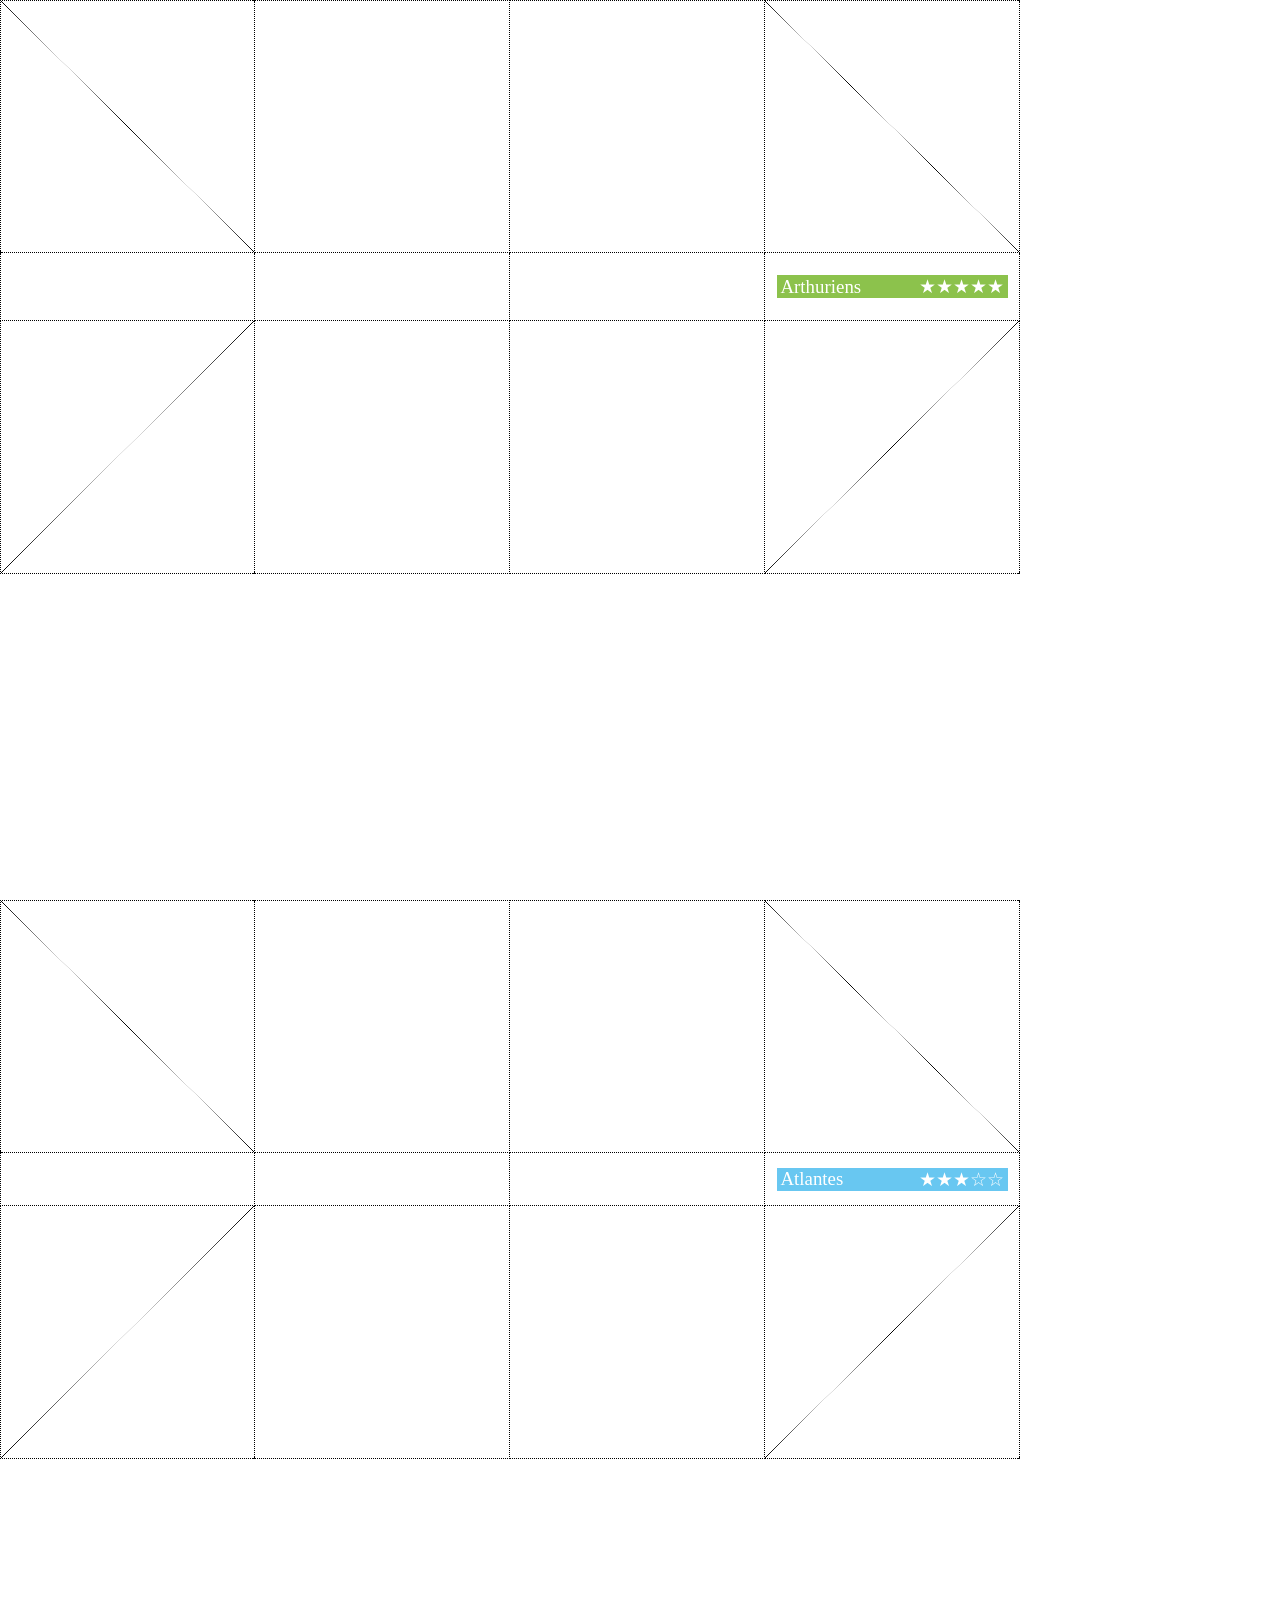
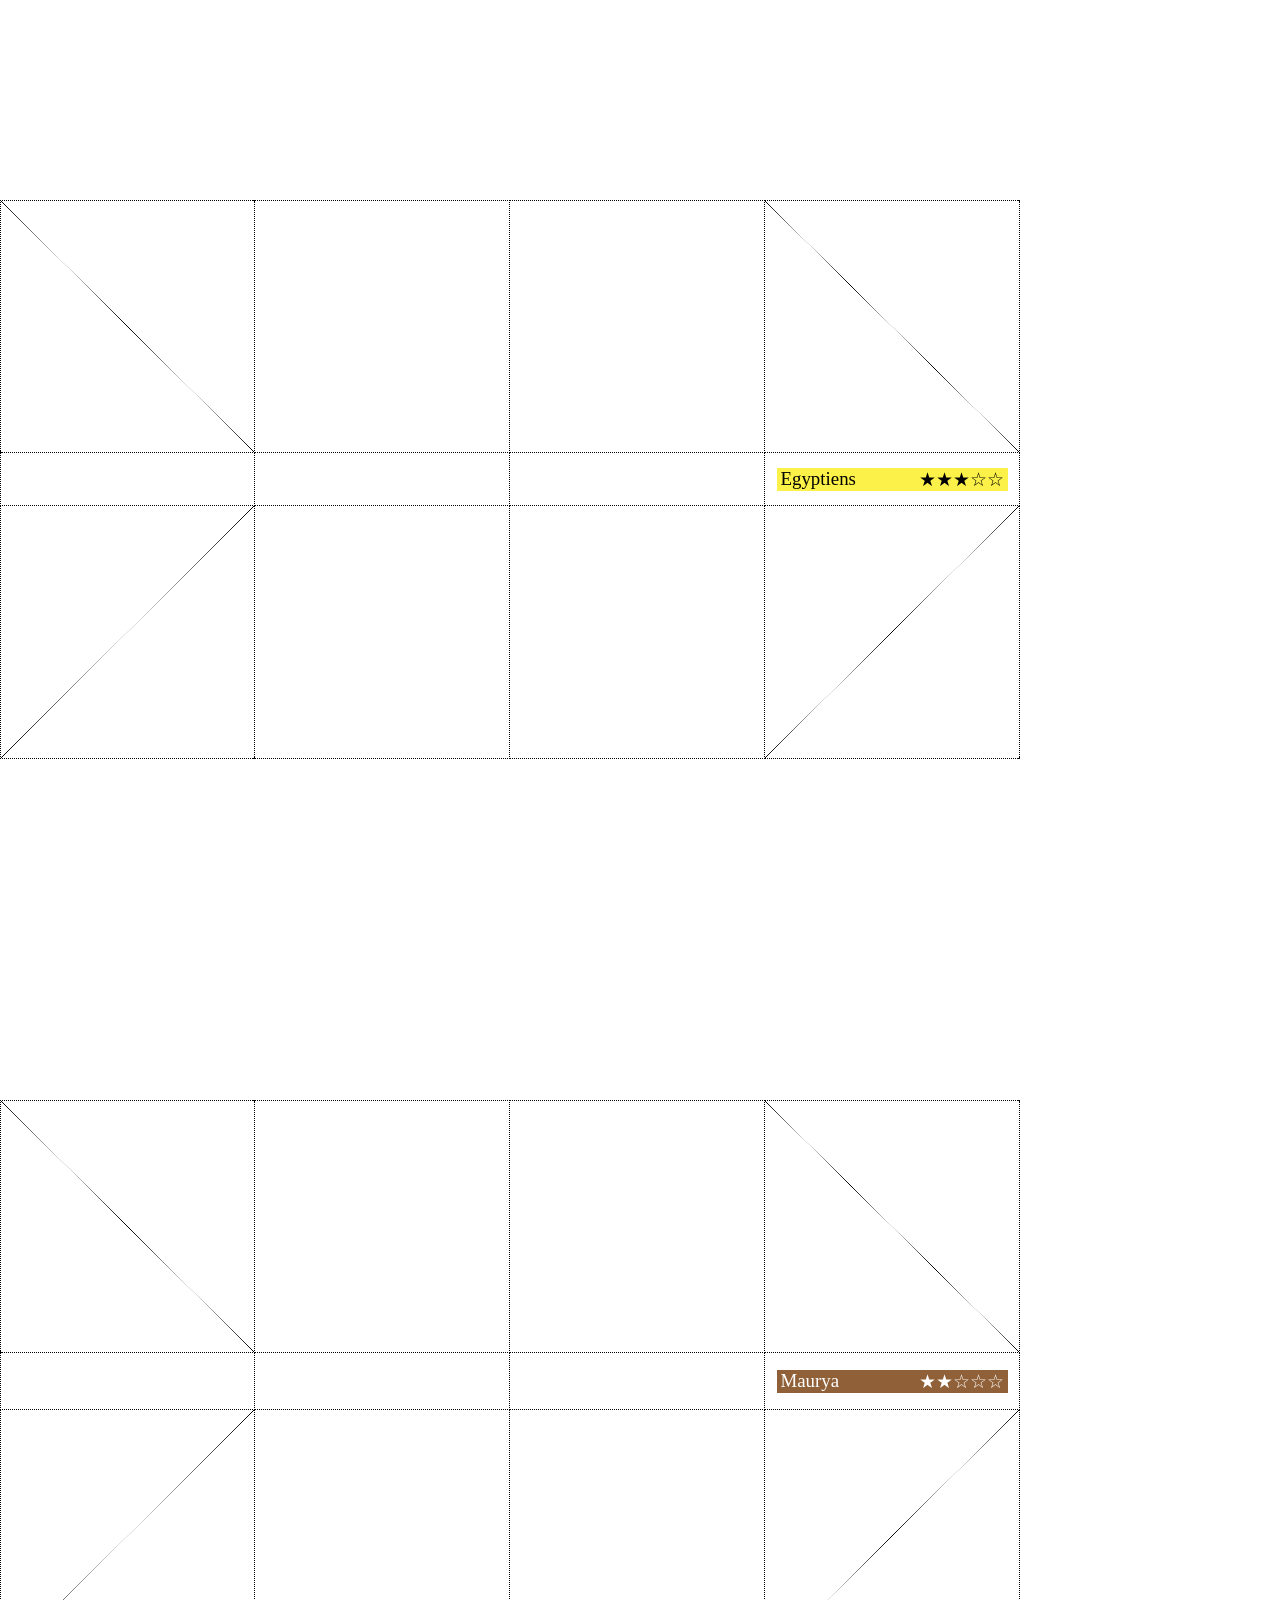
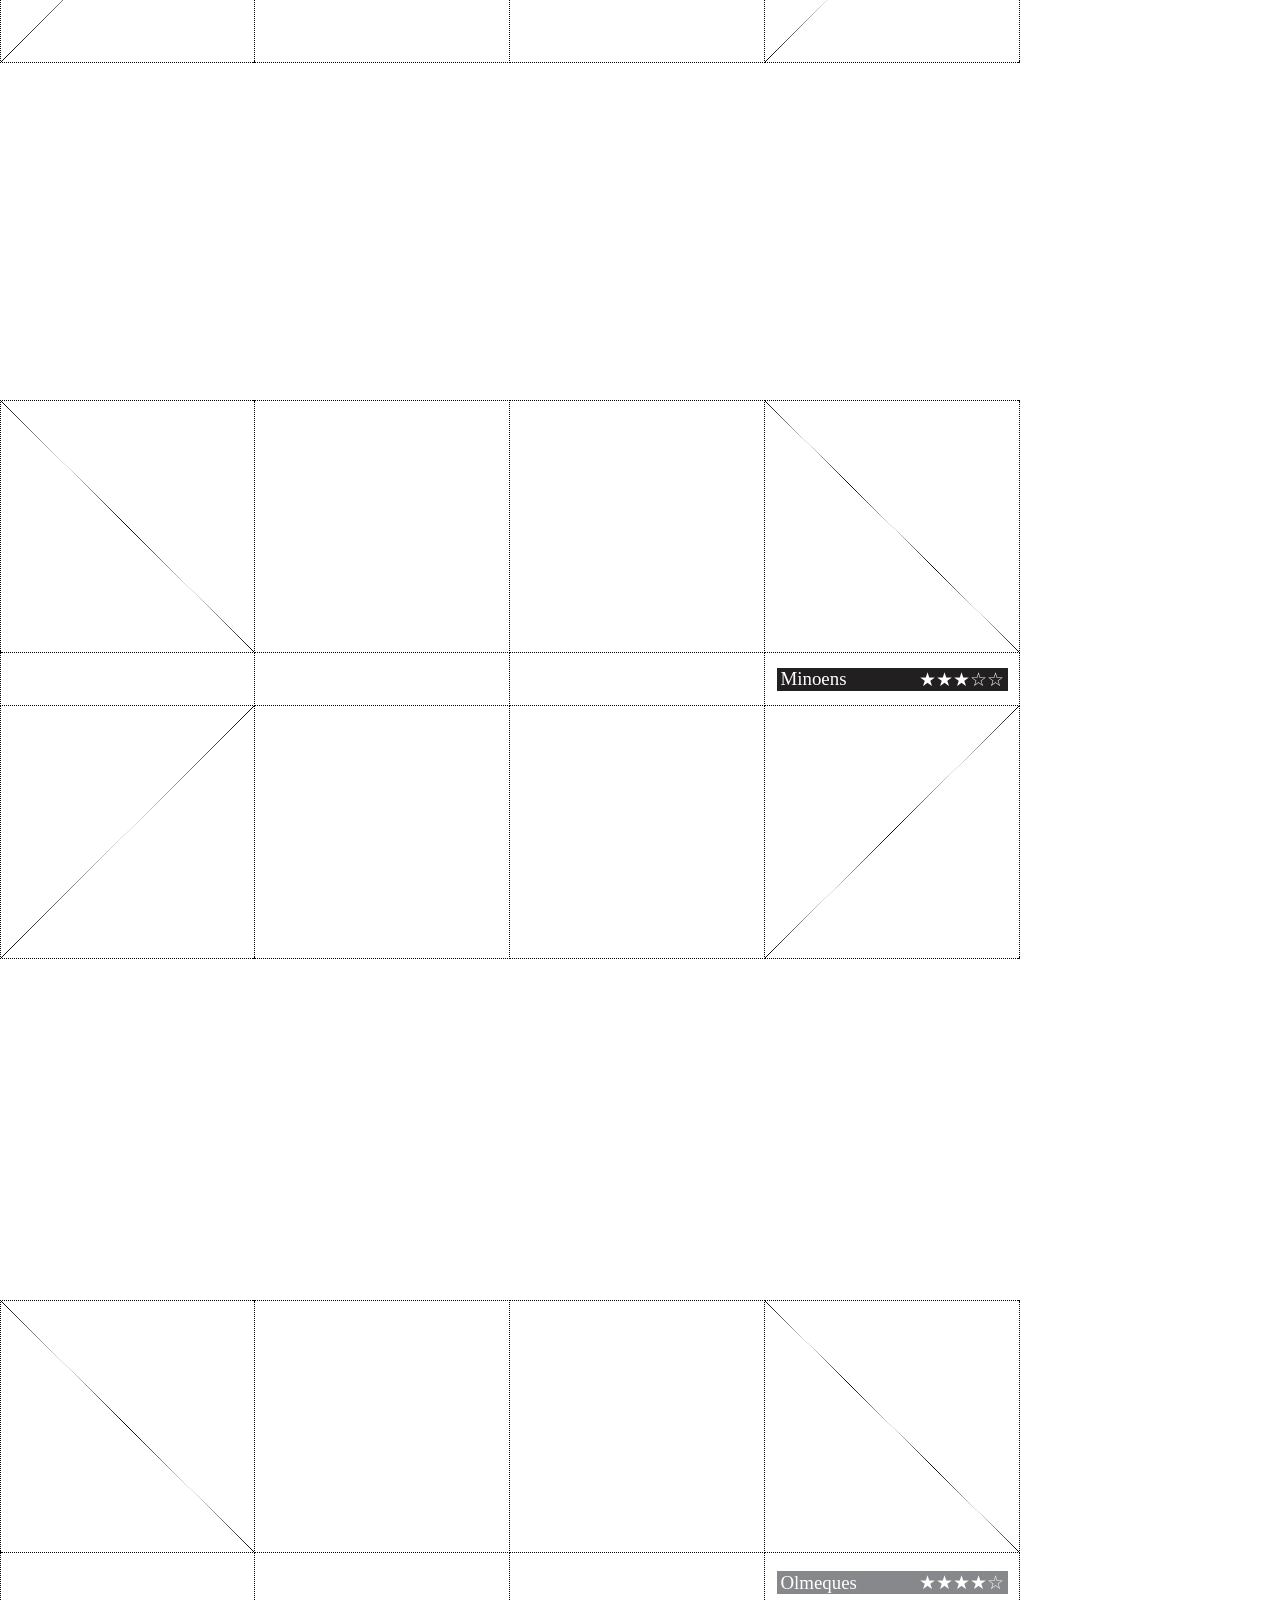
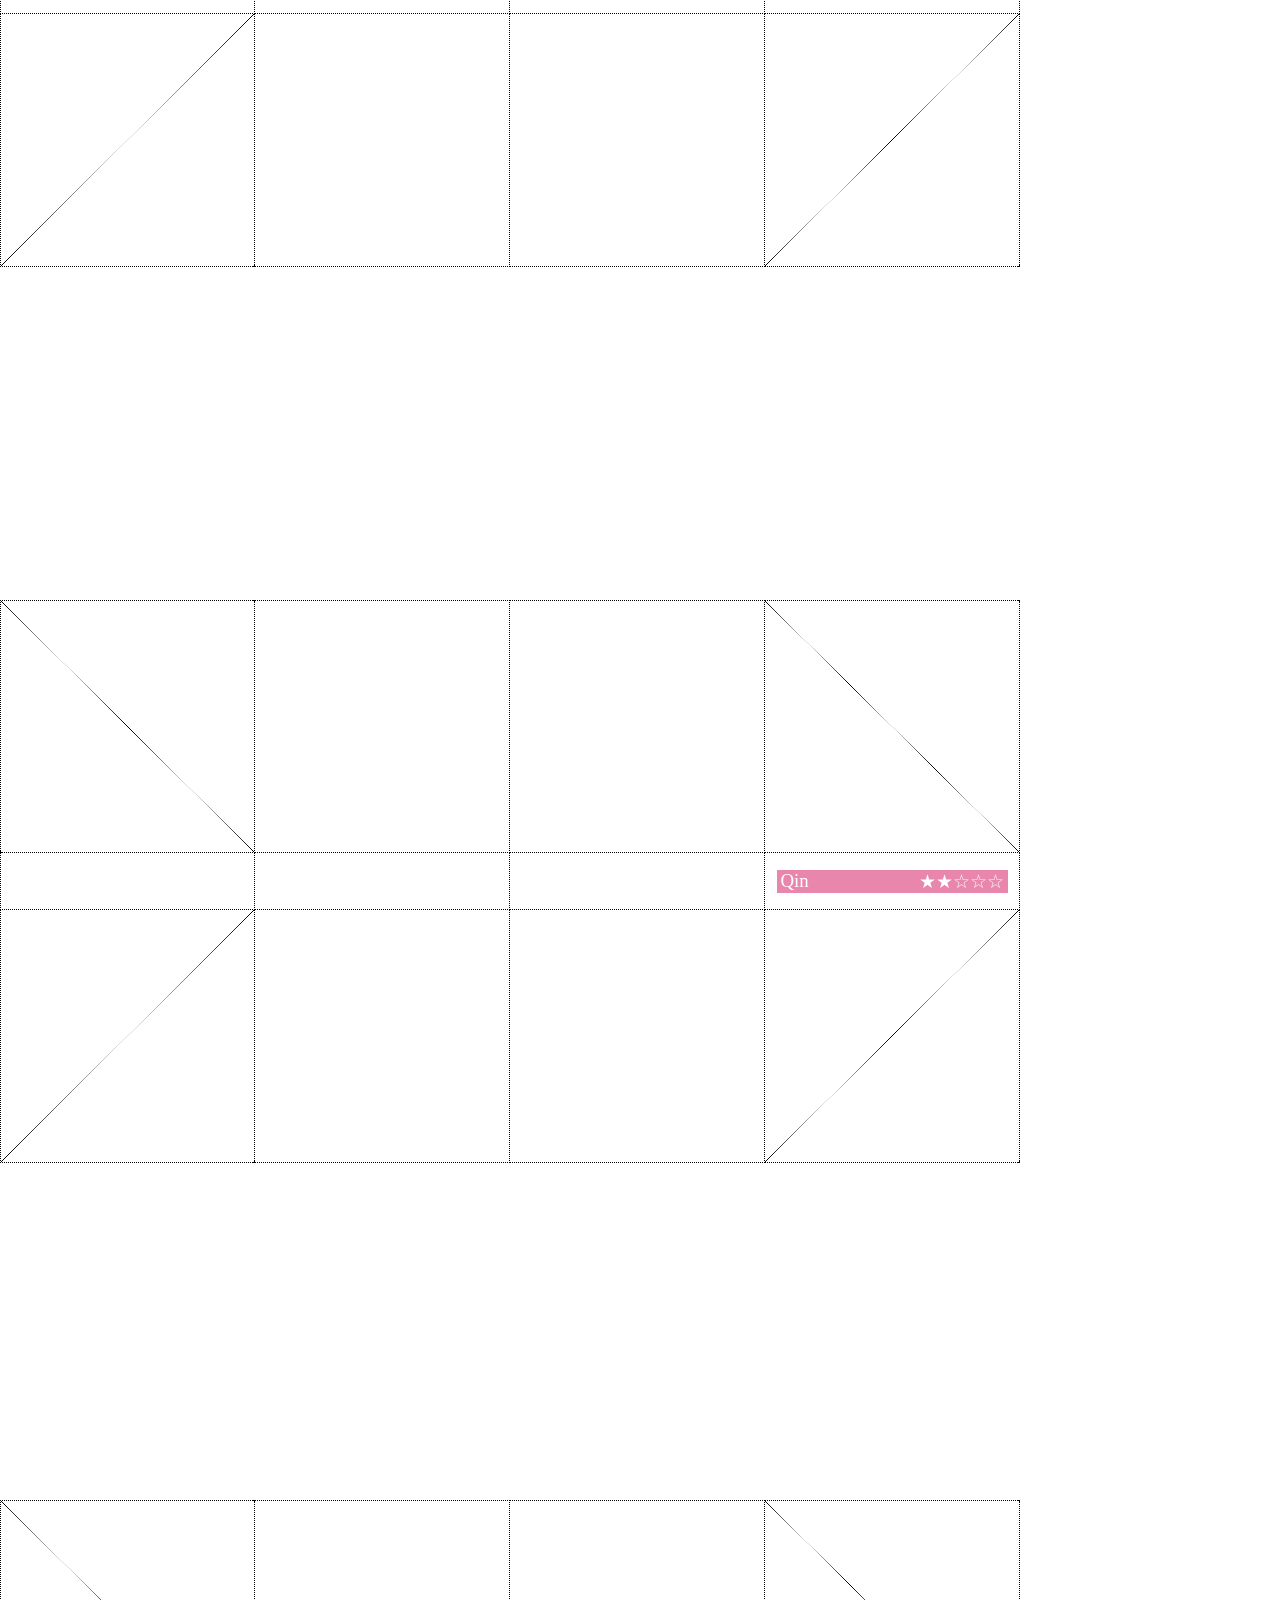
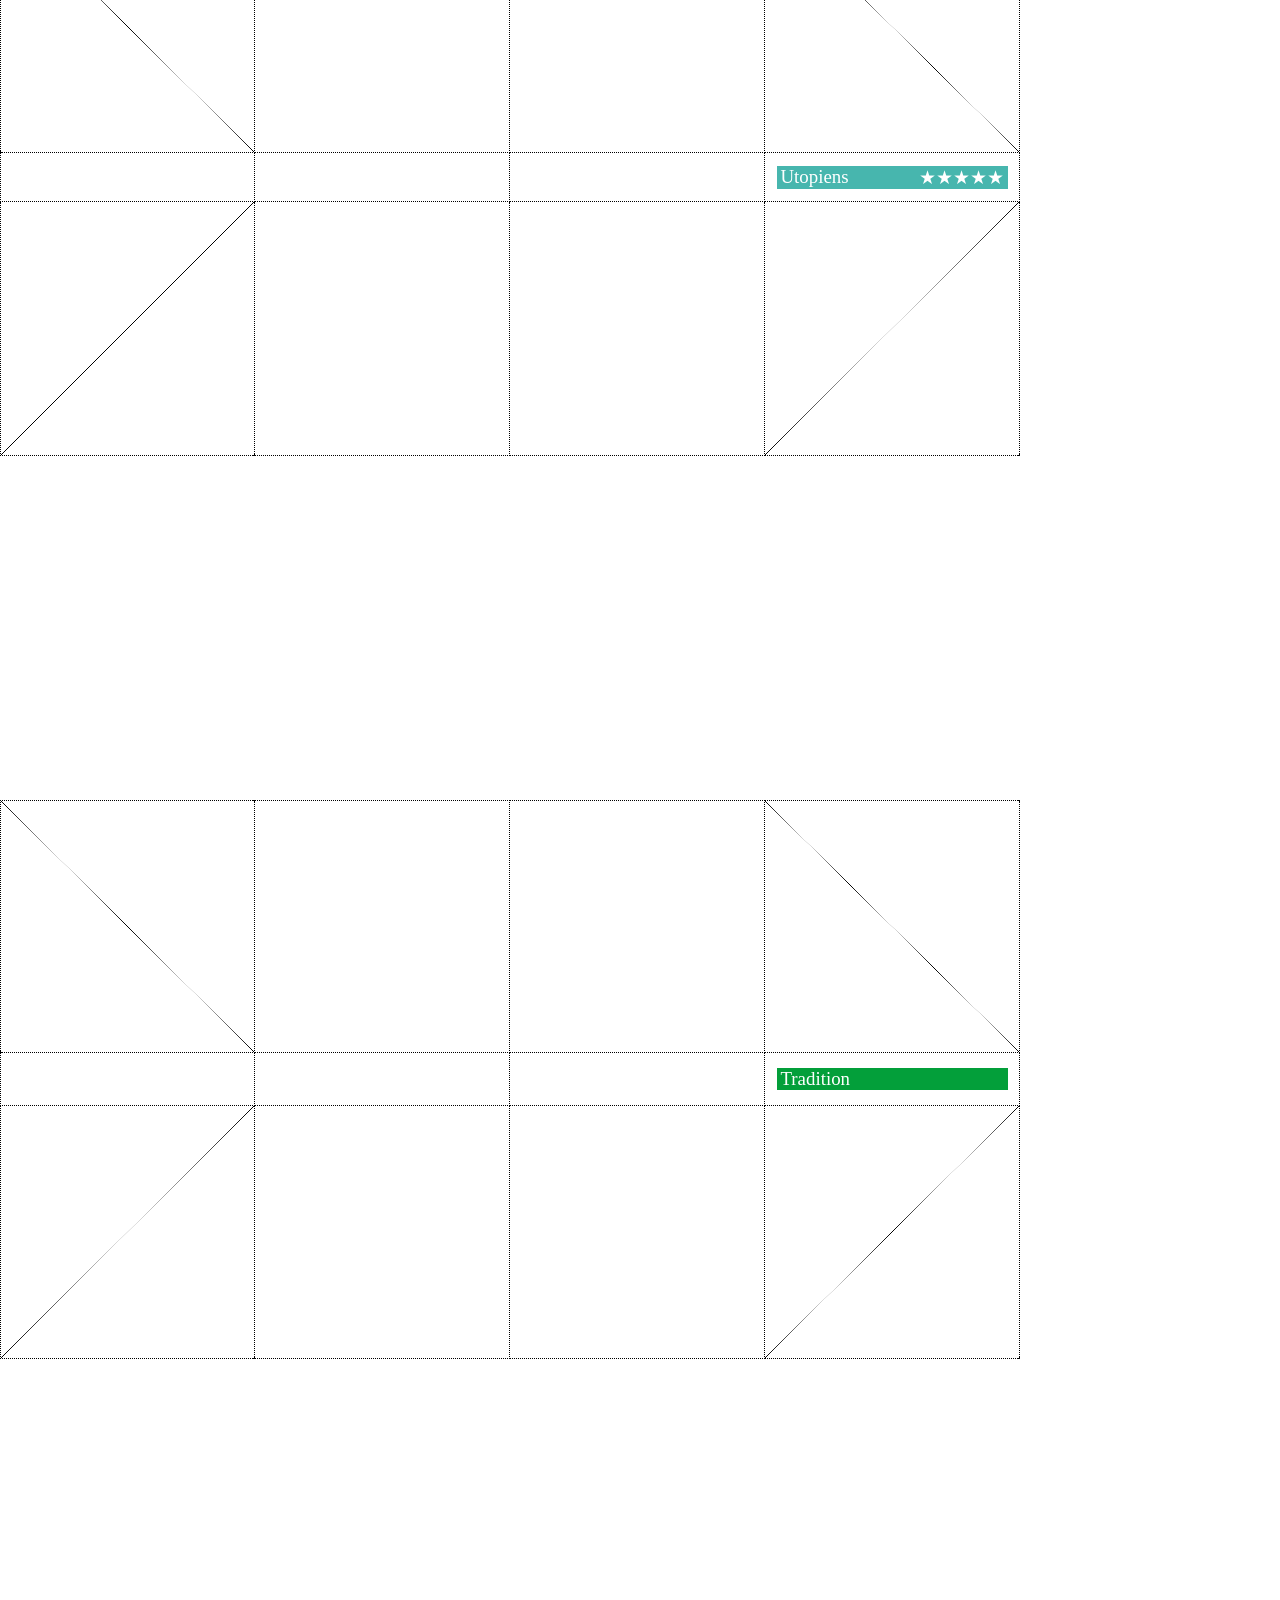
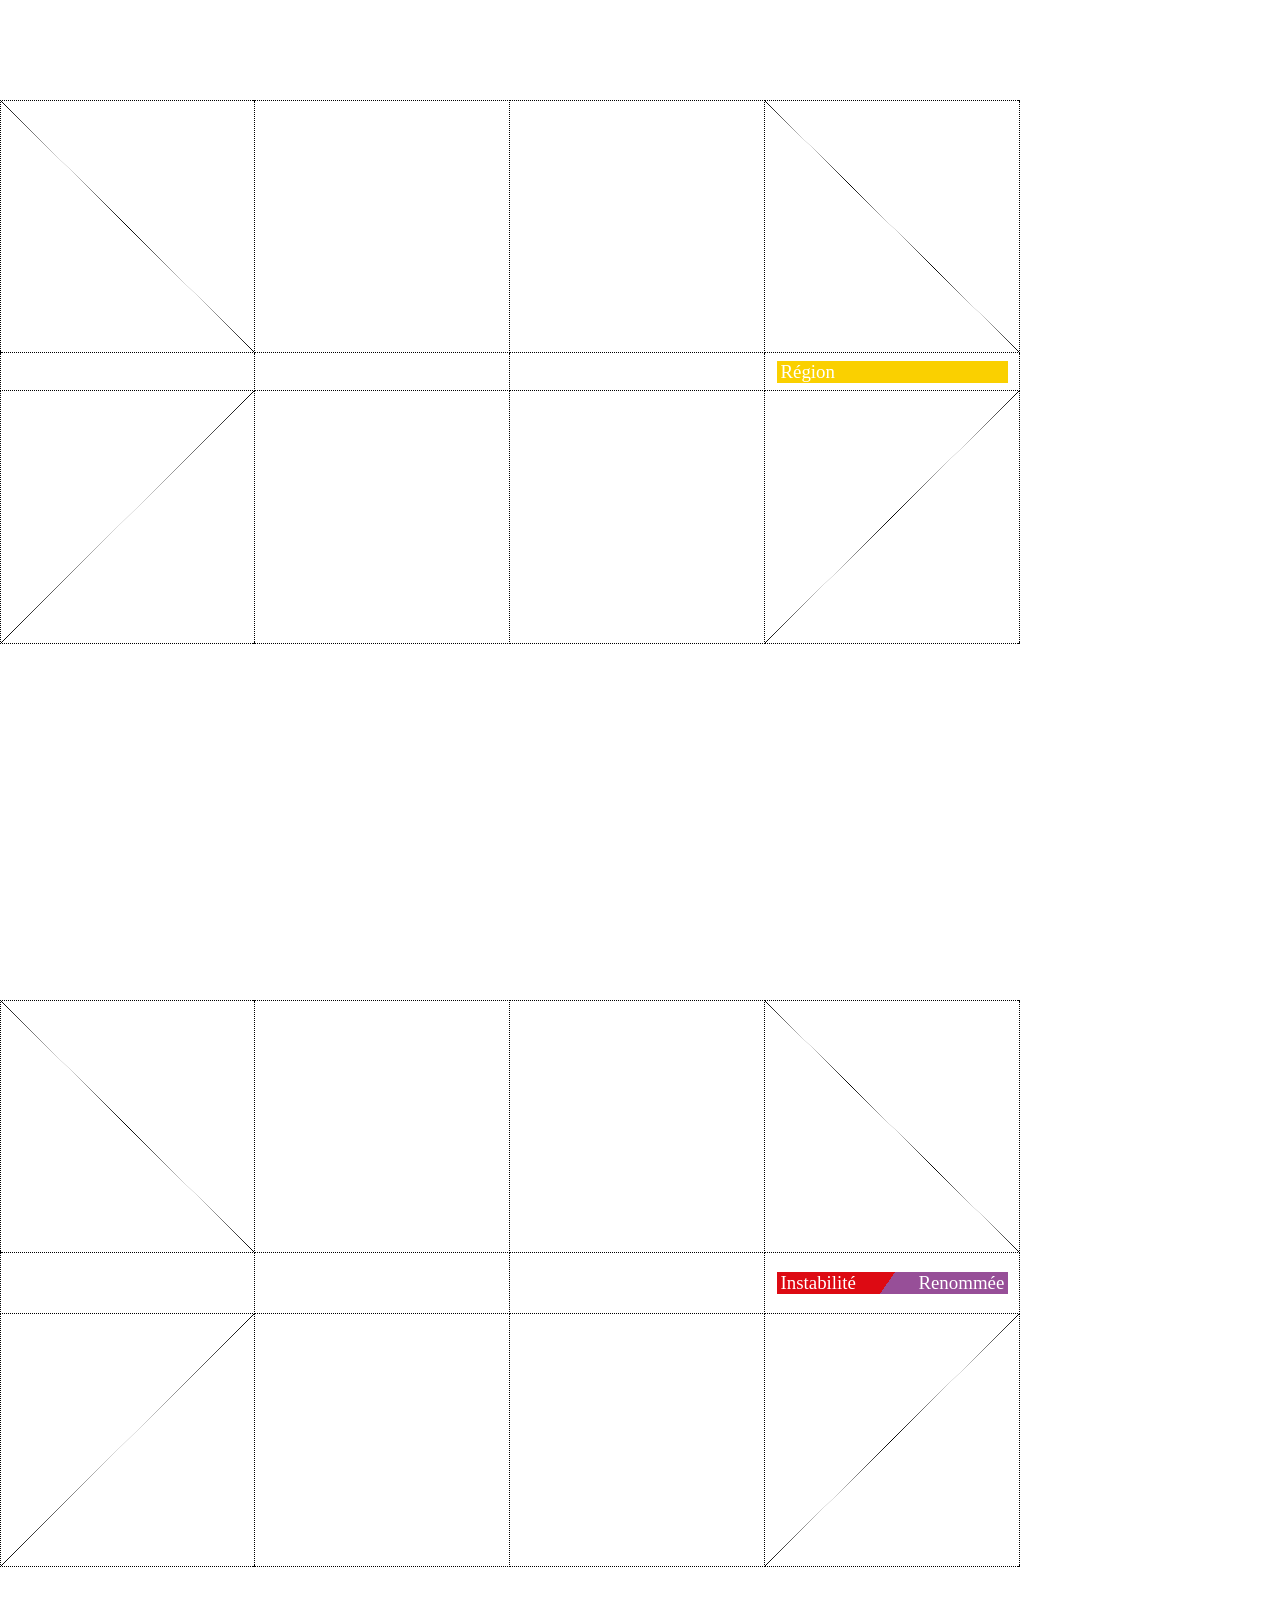
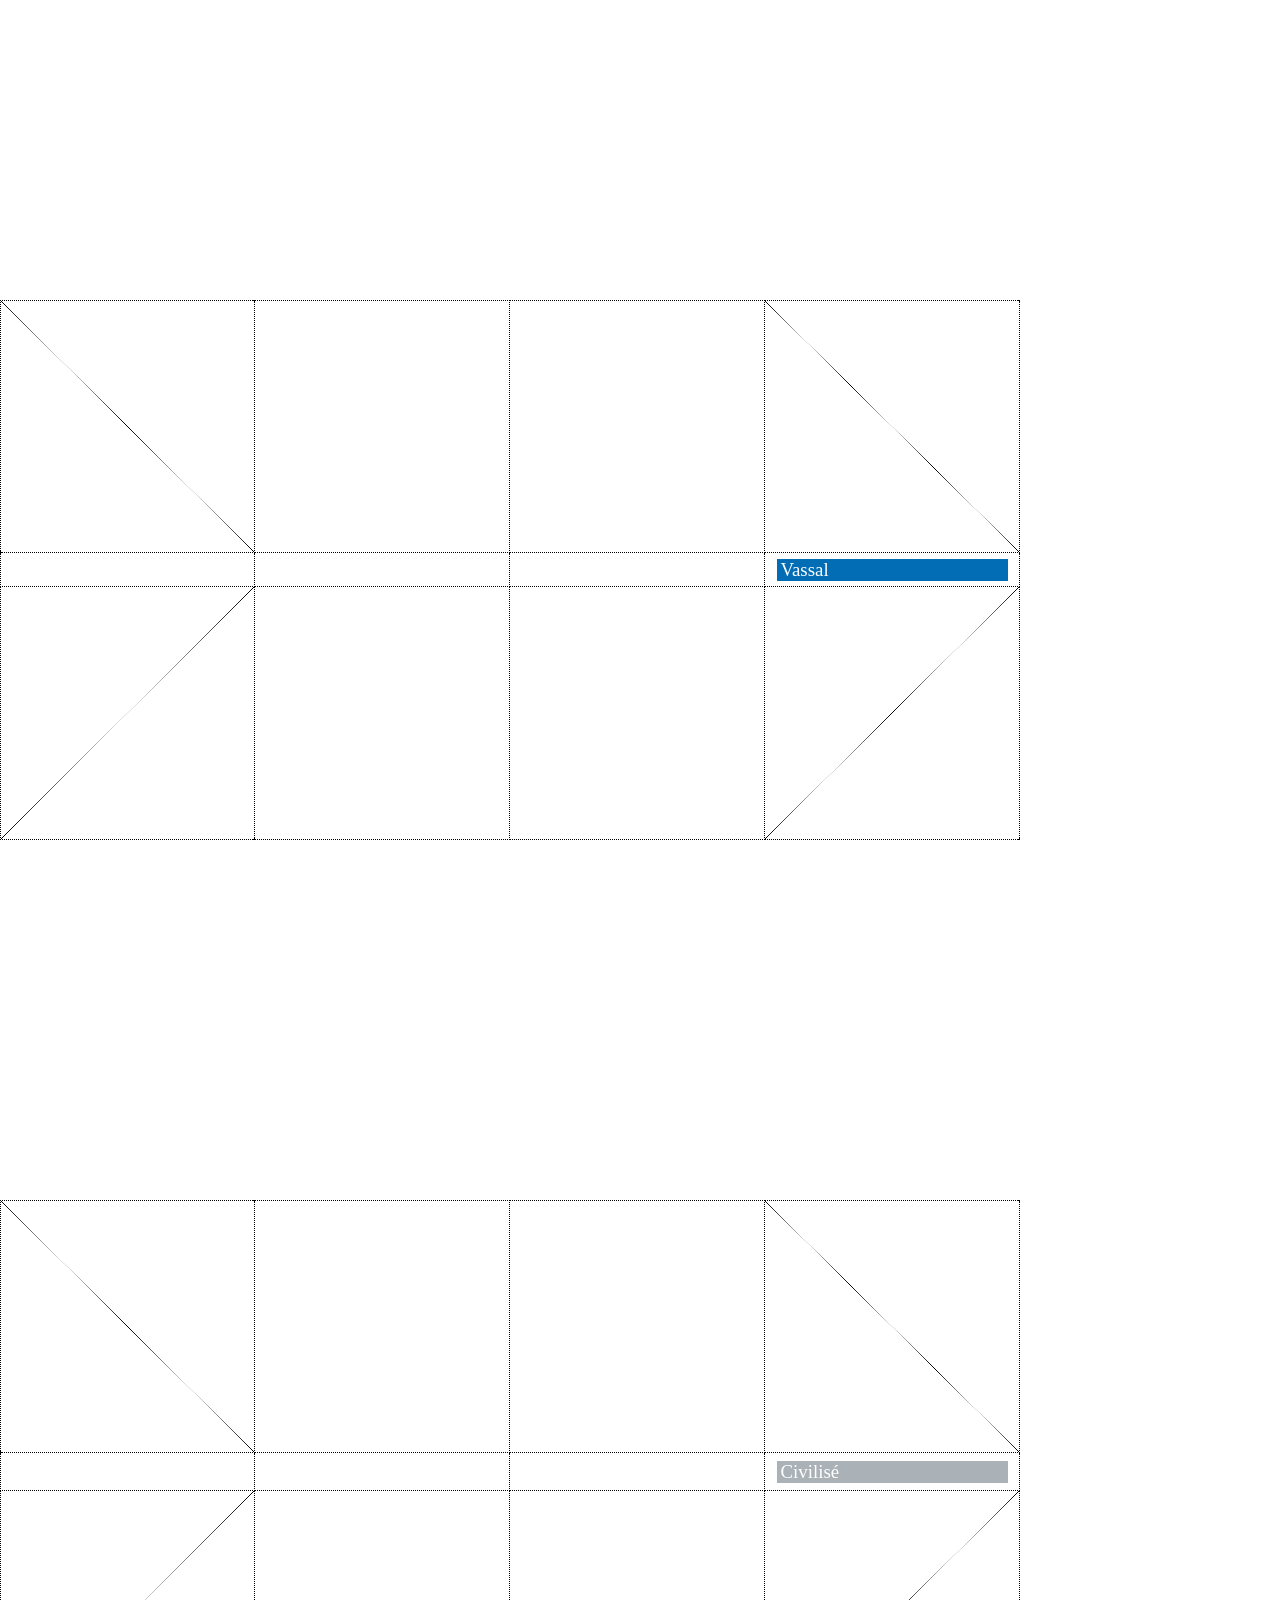
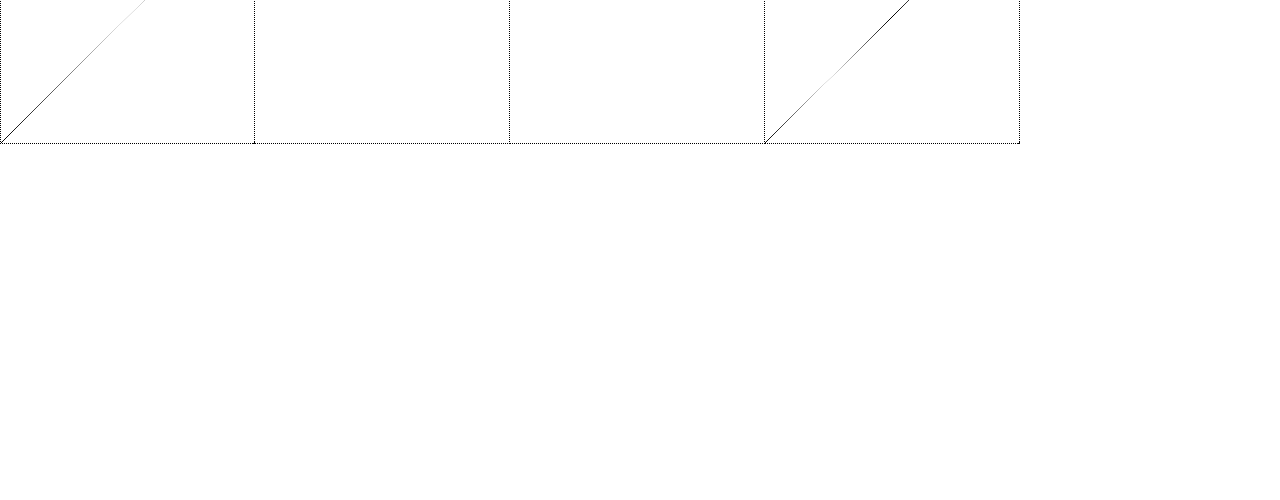
<file: imperium/baggi-pockets-fr-legends.html>
<!DOCTYPE html>
<html>
<head>
  <meta charset='utf-8'>
  <meta http-equiv='X-UA-Compatible' content='IE=edge'>
  <title>Imperium: Legends - Baggi Pockets</title>
  <meta name='viewport' content='width=device-width, initial-scale=1'>
  <link rel='stylesheet' type='text/css' href='baggi-pockets-fr-legends.css'>
</head>
<body>
  <div class="page deck-arthuriens">
    <div class="frame">
      <!-- Row 1 -->
      <div class="row-1 col-1 diagonale-top"></div>
      <div class="row-1 col-2"></div>
      <div class="row-1 col-3"></div>
      <div class="row-1 col-4 diagonale-top"></div>
      <!-- Row 2 -->
      <div class="row-2 col-1"></div>
      <div class="row-2 col-2"></div>
      <div class="row-2 col-3"></div>
      <div class="row-2 col-4 title">
        <div class="title-name"></div>
        <div class="title-separator"></div>
        <div class="title-complexity"></div>
      </div>
      <!-- Row 3 -->
      <div class="row-3 col-1 diagonale-bottom"></div>
      <div class="row-3 col-2"></div>
      <div class="row-3 col-3"></div>
      <div class="row-3 col-4 diagonale-bottom"></div>
    </div>
  </div>

  <div class="page deck-atlantes">
    <div class="frame">
      <!-- Row 1 -->
      <div class="row-1 col-1 diagonale-top"></div>
      <div class="row-1 col-2"></div>
      <div class="row-1 col-3"></div>
      <div class="row-1 col-4 diagonale-top"></div>
      <!-- Row 2 -->
      <div class="row-2 col-1"></div>
      <div class="row-2 col-2"></div>
      <div class="row-2 col-3"></div>
      <div class="row-2 col-4 title">
        <div class="title-name"></div>
        <div class="title-separator"></div>
        <div class="title-complexity"></div>
      </div>
      <!-- Row 3 -->
      <div class="row-3 col-1 diagonale-bottom"></div>
      <div class="row-3 col-2"></div>
      <div class="row-3 col-3"></div>
      <div class="row-3 col-4 diagonale-bottom"></div>
    </div>
  </div>

  <div class="page deck-egyptiens">
    <div class="frame">
      <!-- Row 1 -->
      <div class="row-1 col-1 diagonale-top"></div>
      <div class="row-1 col-2"></div>
      <div class="row-1 col-3"></div>
      <div class="row-1 col-4 diagonale-top"></div>
      <!-- Row 2 -->
      <div class="row-2 col-1"></div>
      <div class="row-2 col-2"></div>
      <div class="row-2 col-3"></div>
      <div class="row-2 col-4 title">
        <div class="title-name"></div>
        <div class="title-separator"></div>
        <div class="title-complexity"></div>
      </div>
      <!-- Row 3 -->
      <div class="row-3 col-1 diagonale-bottom"></div>
      <div class="row-3 col-2"></div>
      <div class="row-3 col-3"></div>
      <div class="row-3 col-4 diagonale-bottom"></div>
    </div>
  </div>

  <div class="page deck-maurya">
    <div class="frame">
      <!-- Row 1 -->
      <div class="row-1 col-1 diagonale-top"></div>
      <div class="row-1 col-2"></div>
      <div class="row-1 col-3"></div>
      <div class="row-1 col-4 diagonale-top"></div>
      <!-- Row 2 -->
      <div class="row-2 col-1"></div>
      <div class="row-2 col-2"></div>
      <div class="row-2 col-3"></div>
      <div class="row-2 col-4 title">
        <div class="title-name"></div>
        <div class="title-separator"></div>
        <div class="title-complexity"></div>
      </div>
      <!-- Row 3 -->
      <div class="row-3 col-1 diagonale-bottom"></div>
      <div class="row-3 col-2"></div>
      <div class="row-3 col-3"></div>
      <div class="row-3 col-4 diagonale-bottom"></div>
    </div>
  </div>

  <div class="page deck-minoens">
    <div class="frame">
      <!-- Row 1 -->
      <div class="row-1 col-1 diagonale-top"></div>
      <div class="row-1 col-2"></div>
      <div class="row-1 col-3"></div>
      <div class="row-1 col-4 diagonale-top"></div>
      <!-- Row 2 -->
      <div class="row-2 col-1"></div>
      <div class="row-2 col-2"></div>
      <div class="row-2 col-3"></div>
      <div class="row-2 col-4 title">
        <div class="title-name"></div>
        <div class="title-separator"></div>
        <div class="title-complexity"></div>
      </div>
      <!-- Row 3 -->
      <div class="row-3 col-1 diagonale-bottom"></div>
      <div class="row-3 col-2"></div>
      <div class="row-3 col-3"></div>
      <div class="row-3 col-4 diagonale-bottom"></div>
    </div>
  </div>

  <div class="page deck-olmeques">
    <div class="frame">
      <!-- Row 1 -->
      <div class="row-1 col-1 diagonale-top"></div>
      <div class="row-1 col-2"></div>
      <div class="row-1 col-3"></div>
      <div class="row-1 col-4 diagonale-top"></div>
      <!-- Row 2 -->
      <div class="row-2 col-1"></div>
      <div class="row-2 col-2"></div>
      <div class="row-2 col-3"></div>
      <div class="row-2 col-4 title">
        <div class="title-name"></div>
        <div class="title-separator"></div>
        <div class="title-complexity"></div>
      </div>
      <!-- Row 3 -->
      <div class="row-3 col-1 diagonale-bottom"></div>
      <div class="row-3 col-2"></div>
      <div class="row-3 col-3"></div>
      <div class="row-3 col-4 diagonale-bottom"></div>
    </div>
  </div>

  <div class="page deck-qin">
    <div class="frame">
      <!-- Row 1 -->
      <div class="row-1 col-1 diagonale-top"></div>
      <div class="row-1 col-2"></div>
      <div class="row-1 col-3"></div>
      <div class="row-1 col-4 diagonale-top"></div>
      <!-- Row 2 -->
      <div class="row-2 col-1"></div>
      <div class="row-2 col-2"></div>
      <div class="row-2 col-3"></div>
      <div class="row-2 col-4 title">
        <div class="title-name"></div>
        <div class="title-separator"></div>
        <div class="title-complexity"></div>
      </div>
      <!-- Row 3 -->
      <div class="row-3 col-1 diagonale-bottom"></div>
      <div class="row-3 col-2"></div>
      <div class="row-3 col-3"></div>
      <div class="row-3 col-4 diagonale-bottom"></div>
    </div>
  </div>

  <div class="page deck-utopiens">
    <div class="frame">
      <!-- Row 1 -->
      <div class="row-1 col-1 diagonale-top"></div>
      <div class="row-1 col-2"></div>
      <div class="row-1 col-3"></div>
      <div class="row-1 col-4 diagonale-top"></div>
      <!-- Row 2 -->
      <div class="row-2 col-1"></div>
      <div class="row-2 col-2"></div>
      <div class="row-2 col-3"></div>
      <div class="row-2 col-4 title">
        <div class="title-name"></div>
        <div class="title-separator"></div>
        <div class="title-complexity"></div>
      </div>
      <!-- Row 3 -->
      <div class="row-3 col-1 diagonale-bottom"></div>
      <div class="row-3 col-2"></div>
      <div class="row-3 col-3"></div>
      <div class="row-3 col-4 diagonale-bottom"></div>
    </div>
  </div>

  <div class="page deck-tradition">
    <div class="frame">
      <!-- Row 1 -->
      <div class="row-1 col-1 diagonale-top"></div>
      <div class="row-1 col-2"></div>
      <div class="row-1 col-3"></div>
      <div class="row-1 col-4 diagonale-top"></div>
      <!-- Row 2 -->
      <div class="row-2 col-1"></div>
      <div class="row-2 col-2"></div>
      <div class="row-2 col-3"></div>
      <div class="row-2 col-4 title">
        <div class="title-name"></div>
        <div class="title-separator"></div>
        <div class="title-complexity"></div>
      </div>
      <!-- Row 3 -->
      <div class="row-3 col-1 diagonale-bottom"></div>
      <div class="row-3 col-2"></div>
      <div class="row-3 col-3"></div>
      <div class="row-3 col-4 diagonale-bottom"></div>
    </div>
  </div>

  <div class="page deck-region">
    <div class="frame">
      <!-- Row 1 -->
      <div class="row-1 col-1 diagonale-top"></div>
      <div class="row-1 col-2"></div>
      <div class="row-1 col-3"></div>
      <div class="row-1 col-4 diagonale-top"></div>
      <!-- Row 2 -->
      <div class="row-2 col-1"></div>
      <div class="row-2 col-2"></div>
      <div class="row-2 col-3"></div>
      <div class="row-2 col-4 title">
        <div class="title-name"></div>
        <div class="title-separator"></div>
        <div class="title-complexity"></div>
      </div>
      <!-- Row 3 -->
      <div class="row-3 col-1 diagonale-bottom"></div>
      <div class="row-3 col-2"></div>
      <div class="row-3 col-3"></div>
      <div class="row-3 col-4 diagonale-bottom"></div>
    </div>
  </div>

  <div class="page deck-renommee">
    <div class="frame">
      <!-- Row 1 -->
      <div class="row-1 col-1 diagonale-top"></div>
      <div class="row-1 col-2"></div>
      <div class="row-1 col-3"></div>
      <div class="row-1 col-4 diagonale-top"></div>
      <!-- Row 2 -->
      <div class="row-2 col-1"></div>
      <div class="row-2 col-2"></div>
      <div class="row-2 col-3"></div>
      <div class="row-2 col-4 title">
        <div class="title-name"></div>
        <div class="title-separator"></div>
        <div class="title-complexity"></div>
      </div>
      <!-- Row 3 -->
      <div class="row-3 col-1 diagonale-bottom"></div>
      <div class="row-3 col-2"></div>
      <div class="row-3 col-3"></div>
      <div class="row-3 col-4 diagonale-bottom"></div>
    </div>
  </div>

  <div class="page deck-vassal">
    <div class="frame">
      <!-- Row 1 -->
      <div class="row-1 col-1 diagonale-top"></div>
      <div class="row-1 col-2"></div>
      <div class="row-1 col-3"></div>
      <div class="row-1 col-4 diagonale-top"></div>
      <!-- Row 2 -->
      <div class="row-2 col-1"></div>
      <div class="row-2 col-2"></div>
      <div class="row-2 col-3"></div>
      <div class="row-2 col-4 title">
        <div class="title-name"></div>
        <div class="title-separator"></div>
        <div class="title-complexity"></div>
      </div>
      <!-- Row 3 -->
      <div class="row-3 col-1 diagonale-bottom"></div>
      <div class="row-3 col-2"></div>
      <div class="row-3 col-3"></div>
      <div class="row-3 col-4 diagonale-bottom"></div>
    </div>
  </div>

  <div class="page deck-civilise">
    <div class="frame">
      <!-- Row 1 -->
      <div class="row-1 col-1 diagonale-top"></div>
      <div class="row-1 col-2"></div>
      <div class="row-1 col-3"></div>
      <div class="row-1 col-4 diagonale-top"></div>
      <!-- Row 2 -->
      <div class="row-2 col-1"></div>
      <div class="row-2 col-2"></div>
      <div class="row-2 col-3"></div>
      <div class="row-2 col-4 title">
        <div class="title-name"></div>
        <div class="title-separator"></div>
        <div class="title-complexity"></div>
      </div>
      <!-- Row 3 -->
      <div class="row-3 col-1 diagonale-bottom"></div>
      <div class="row-3 col-2"></div>
      <div class="row-3 col-3"></div>
      <div class="row-3 col-4 diagonale-bottom"></div>
    </div>
  </div>
</body>
</html>
</file>
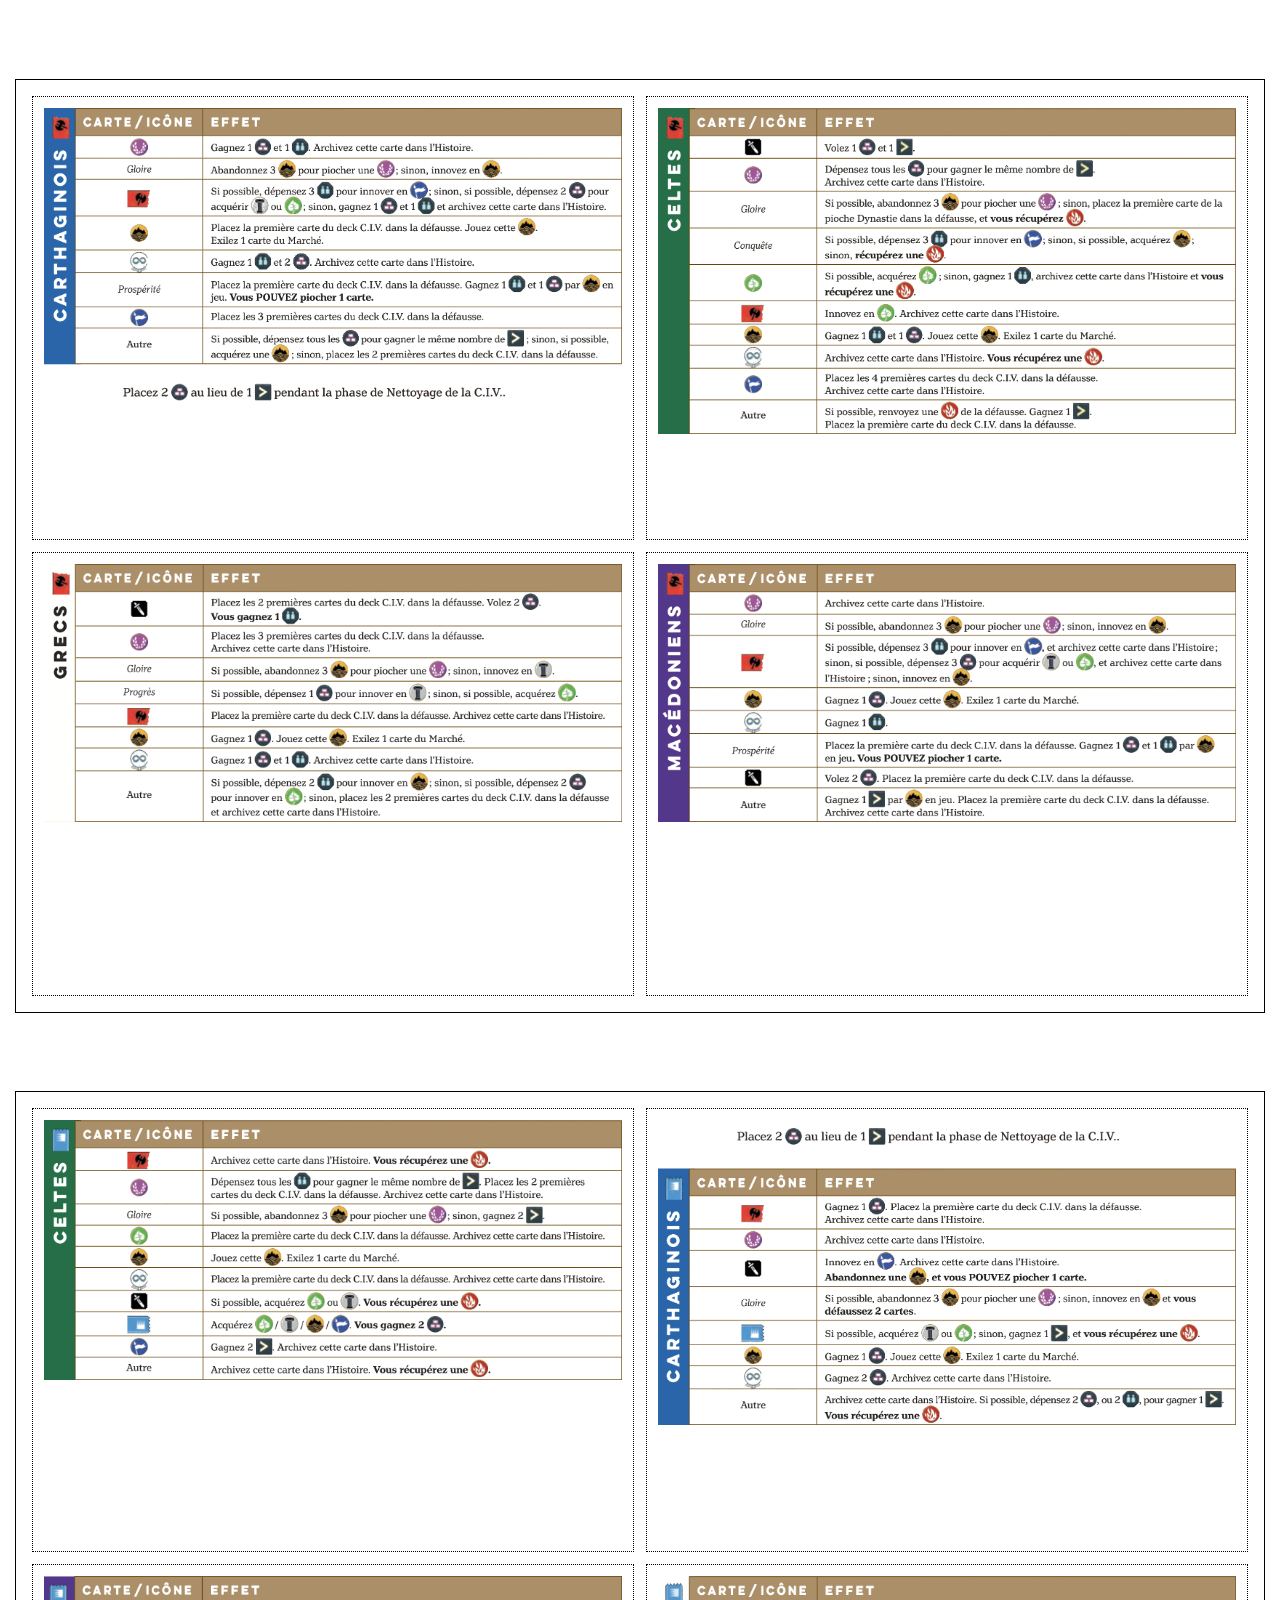
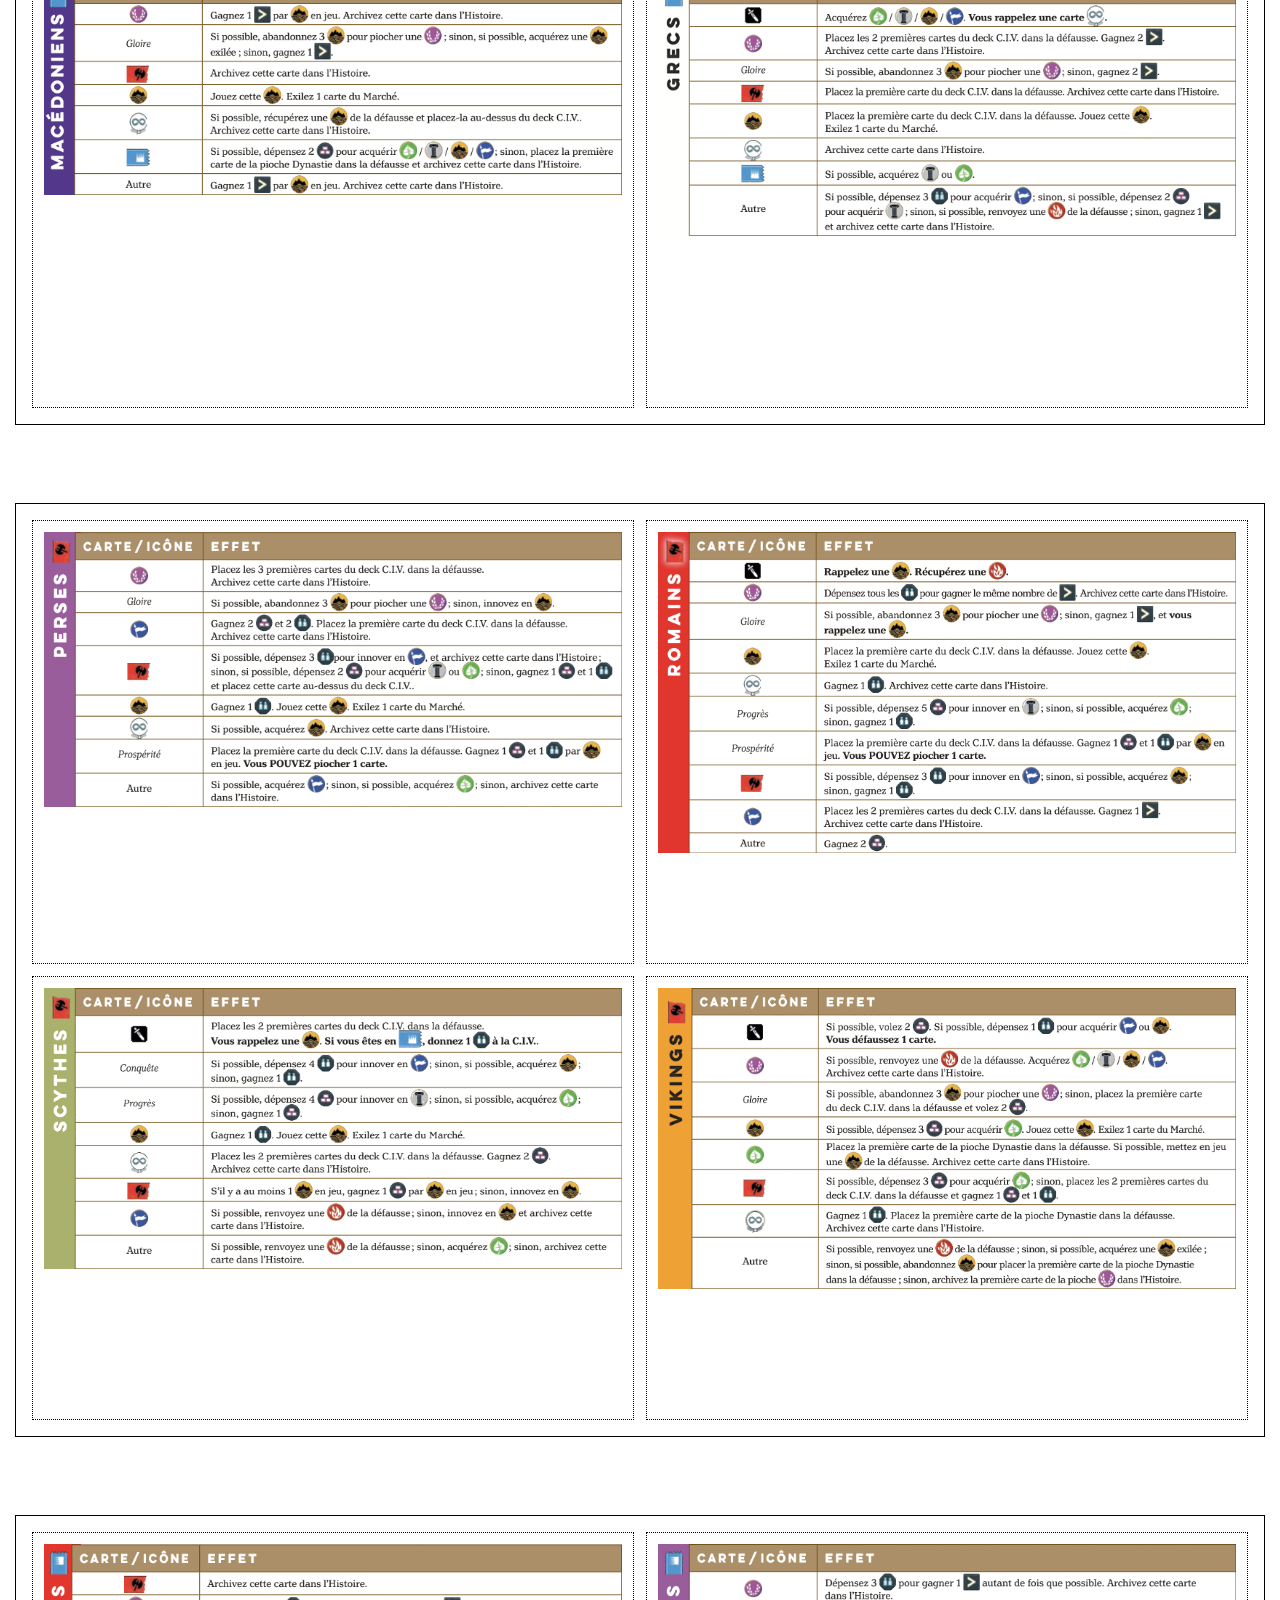
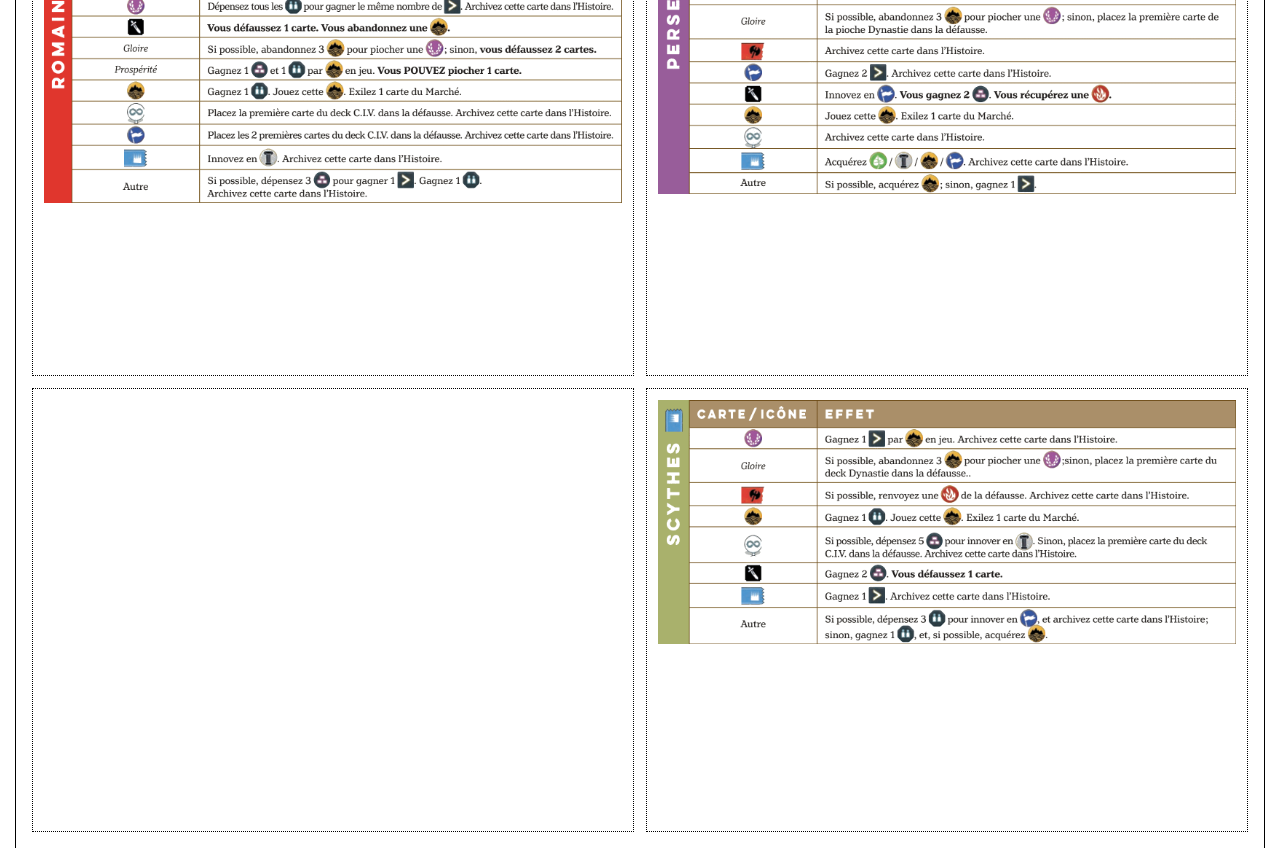
<file: imperium/bot-cards-fr-classics.html>
<!DOCTYPE html>
<html>
  <head>
    <meta charset='utf-8'>
    <meta http-equiv='X-UA-Compatible' content='IE=edge'>
    <title>Imperium: Legends - Bot Cards</title>
    <meta name='viewport' content='width=device-width, initial-scale=1'>
    <link rel='stylesheet' type='text/css' href='bot-cards.css'>
  </head>
  <body>
    <div class="page">
      <div class="frame">
        <img src="bot-cards/FR_Bot_01_Antique_CARTHAGINOIS_A.png"/>
      </div>
      <div class="frame">
        <img src="bot-cards/FR_Bot_01_Antique_CELTeS_A.png"/>
      </div>
      <div class="frame">
        <img src="bot-cards/FR_Bot_01_Antique_GRECS_A.png"/>
      </div>
      <div class="frame">
        <img src="bot-cards/FR_Bot_01_Antique_MACÉDONIENS_A.png"/>
      </div>
    </div>
    <div class="page">
      <div class="frame">
        <img src="bot-cards/FR_Bot_01_Antique_CARTHAGINOIS_B.png"/>
      </div>
      <div class="frame">
        <img src="bot-cards/FR_Bot_01_Antique_CELTeS_B.png"/>
      </div>
      <div class="frame">
        <img src="bot-cards/FR_Bot_01_Antique_GRECS_B.png"/>
      </div>
      <div class="frame">
        <img src="bot-cards/FR_Bot_01_Antique_MACÉDONIENS_B.png"/>
      </div>
    </div>

    <div class="page">
      <div class="frame">
        <img src="bot-cards/FR_Bot_01_Antique_PERSES_A.png"/>
      </div>
      <div class="frame">
        <img src="bot-cards/FR_Bot_01_Antique_ROMAINS_A.png"/>
      </div>
      <div class="frame">
        <img src="bot-cards/FR_Bot_01_Antique_SCYTHES_A.png"/>
      </div>
      <div class="frame">
        <img src="bot-cards/FR_Bot_01_Antique_VIKINGS_A.png"/>
      </div>
    </div>
    <div class="page">
      <div class="frame">
        <img src="bot-cards/FR_Bot_01_Antique_PERSES_B.png"/>
      </div>
      <div class="frame">
        <img src="bot-cards/FR_Bot_01_Antique_ROMAINS_B.png"/>
      </div>
      <div class="frame">
        <img src="bot-cards/FR_Bot_01_Antique_SCYTHES_B.png"/>
      </div>
      <div class="frame">
      </div>
    </div>
  </body>
</html>
</file>
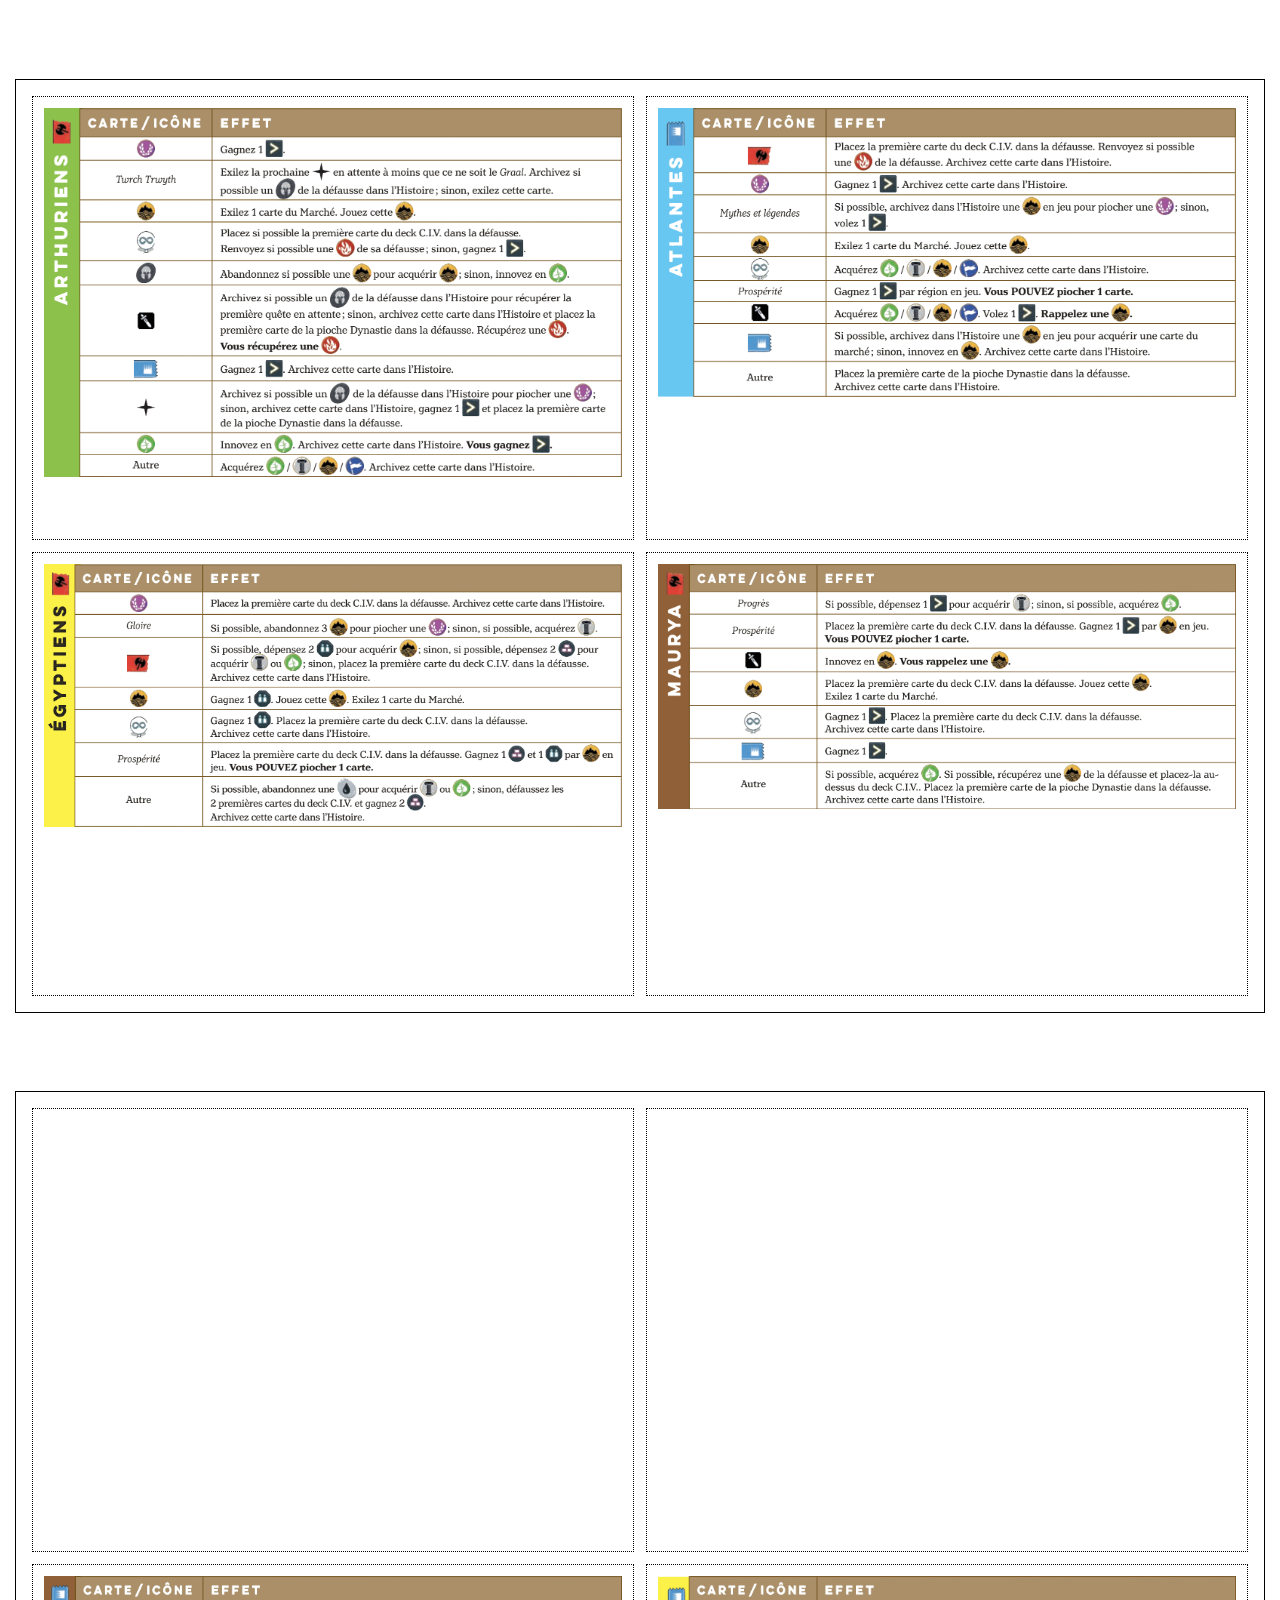
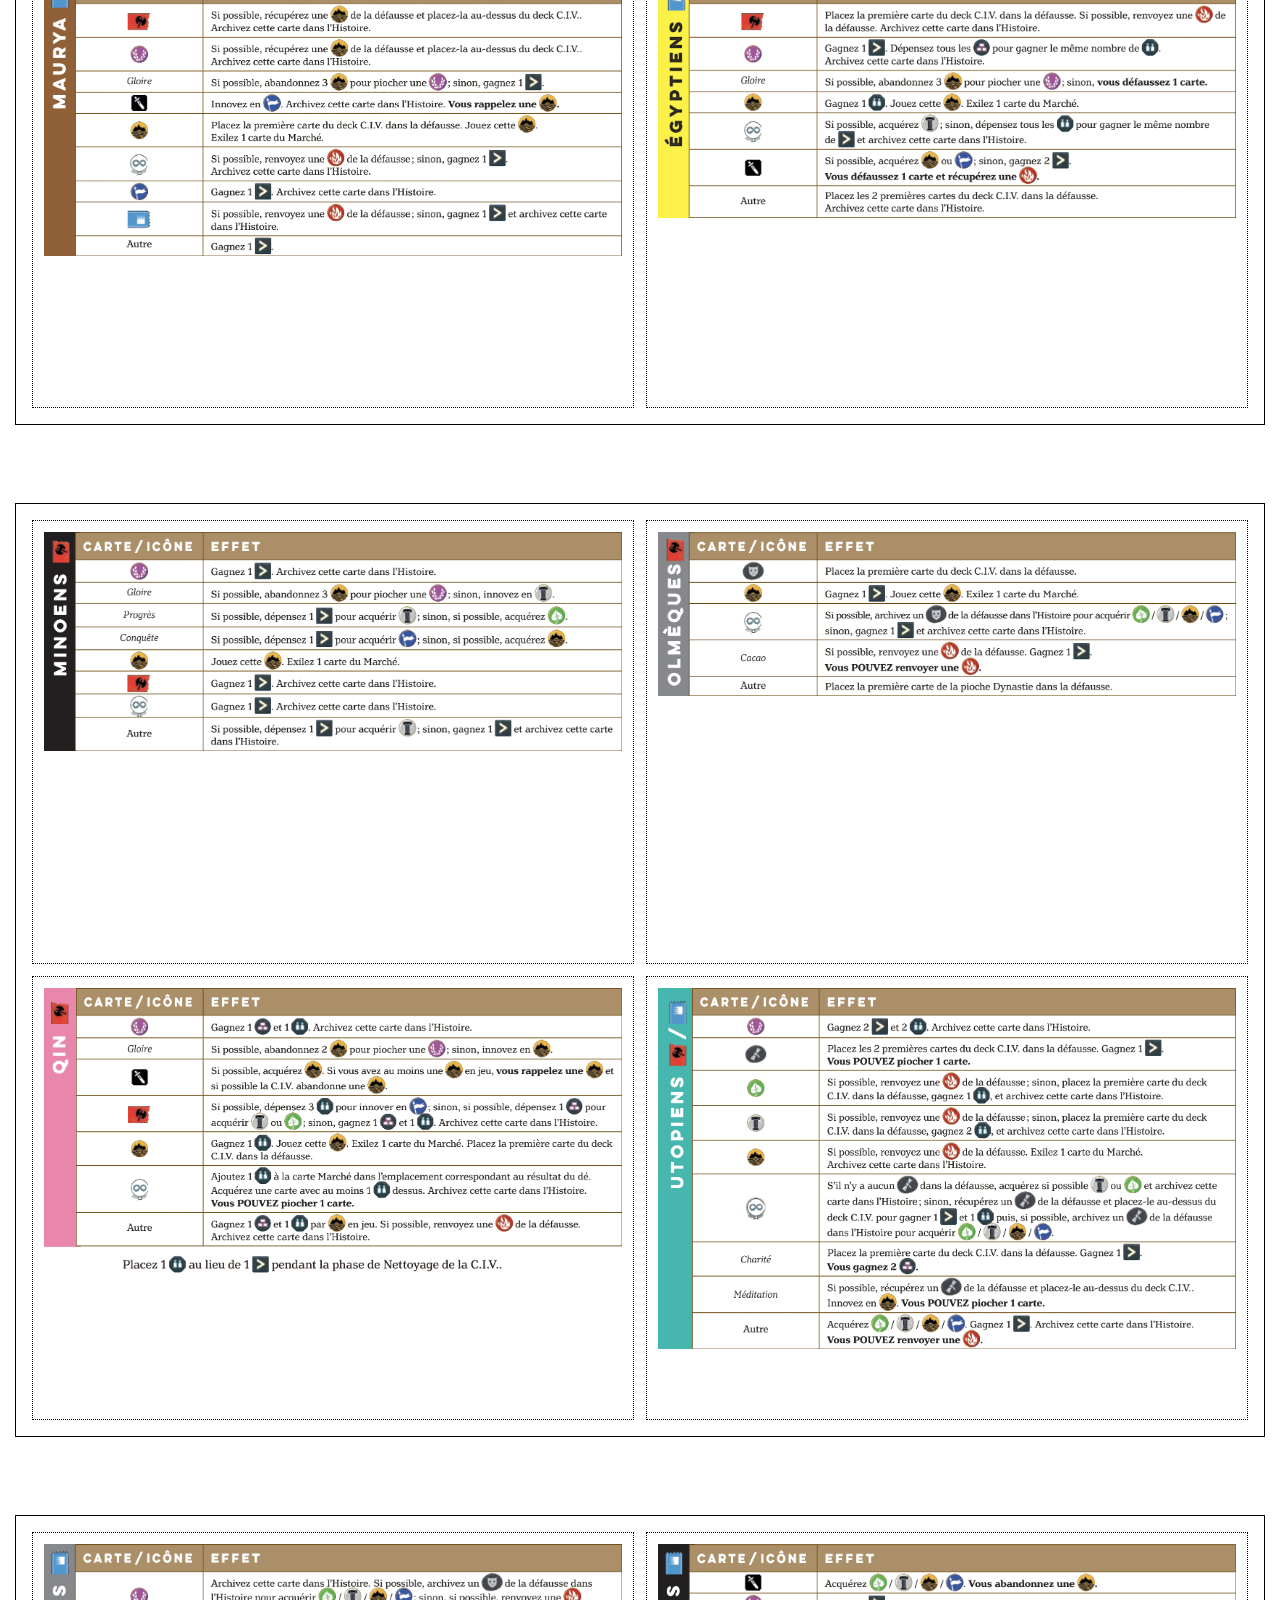
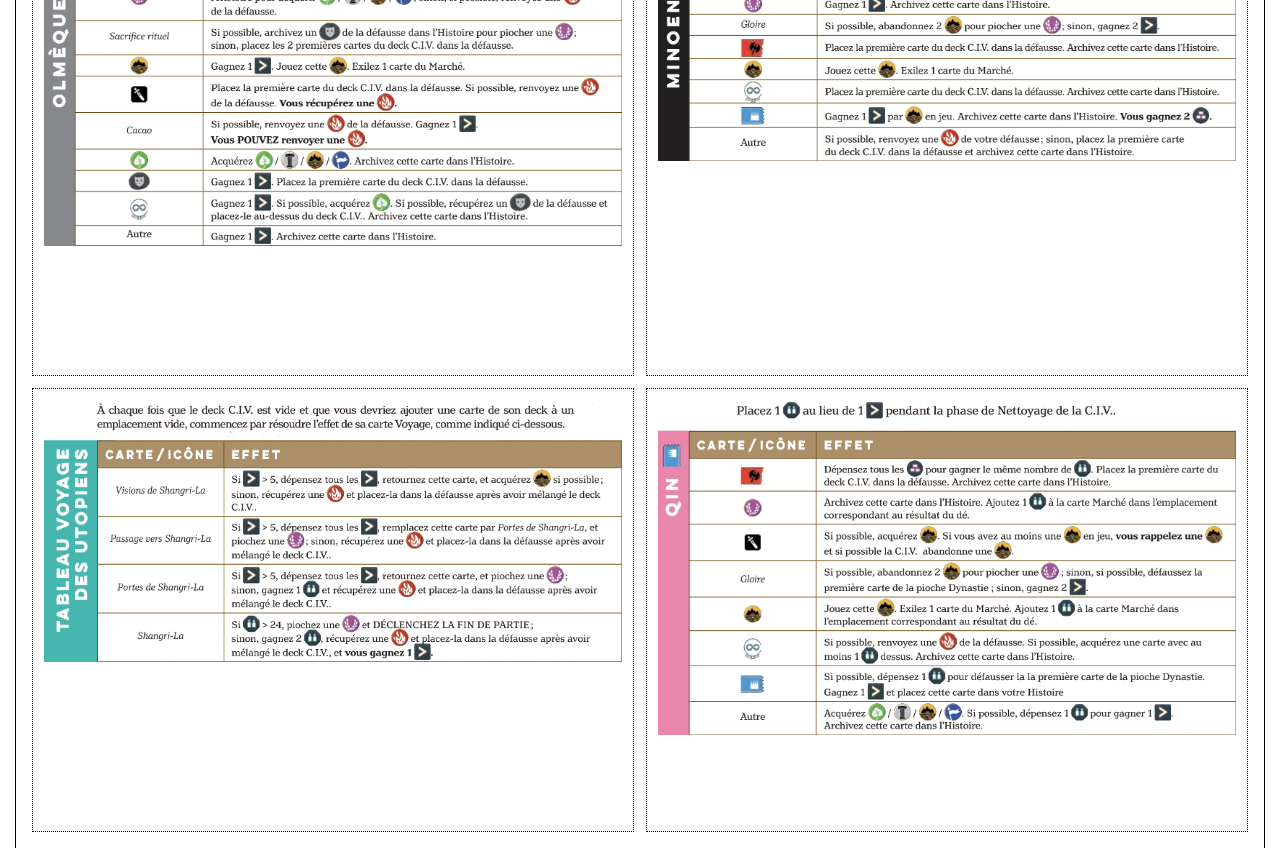
<file: imperium/bot-cards-fr-legends.html>
<!DOCTYPE html>
<html>
  <head>
    <meta charset='utf-8'>
    <meta http-equiv='X-UA-Compatible' content='IE=edge'>
    <title>Imperium: Legends - Bot Cards</title>
    <meta name='viewport' content='width=device-width, initial-scale=1'>
    <link rel='stylesheet' type='text/css' href='bot-cards.css'>
  </head>
  <body>
    <div class="page">
      <div class="frame">
        <img src="bot-cards/FR_Bot_02_Legendes_Arthuriens_A.png"/>
      </div>
      <div class="frame">
        <img src="bot-cards/FR_Bot_02_Legendes_Atlantes_A.png"/>
      </div>
      <div class="frame">
        <img src="bot-cards/FR_Bot_02_Legendes_ÉGYPTIENS_A.png"/>
      </div>
      <div class="frame">
        <img src="bot-cards/FR_Bot_02_Legendes_MAURYA_A.png"/>
      </div>
    </div>
    <div class="page">
      <div class="frame"></div>
      <div class="frame"></div>
      <div class="frame">
        <img src="bot-cards/FR_Bot_02_Legendes_ÉGYPTIENS_B.png"/>
      </div>
      <div class="frame">
        <img src="bot-cards/FR_Bot_02_Legendes_MAURYA_B.png"/>
      </div>
    </div>

    <div class="page">
      <div class="frame">
        <img src="bot-cards/FR_Bot_02_Legendes_MINOENS_A.png"/>
      </div>
      <div class="frame">
        <img src="bot-cards/FR_Bot_02_Legendes_OLMÈQUEs_A.png"/>
      </div>
      <div class="frame">
        <img src="bot-cards/FR_Bot_02_Legendes_QIN_A.png"/>
      </div>
      <div class="frame">
        <img src="bot-cards/FR_Bot_02_Legendes_UTOPIENS_A.png"/>
      </div>
    </div>
    <div class="page">
      <div class="frame">
        <img src="bot-cards/FR_Bot_02_Legendes_MINOENS_B.png"/>
      </div>
      <div class="frame">
        <img src="bot-cards/FR_Bot_02_Legendes_OLMÈQUEs_B.png"/>
      </div>
      <div class="frame">
        <img src="bot-cards/FR_Bot_02_Legendes_QIN_B.png"/>
      </div>
      <div class="frame">
        <img src="bot-cards/FR_Bot_02_Legendes_UTOPIENS_B.png"/>
      </div>
    </div>
  </body>
</html>
</file>
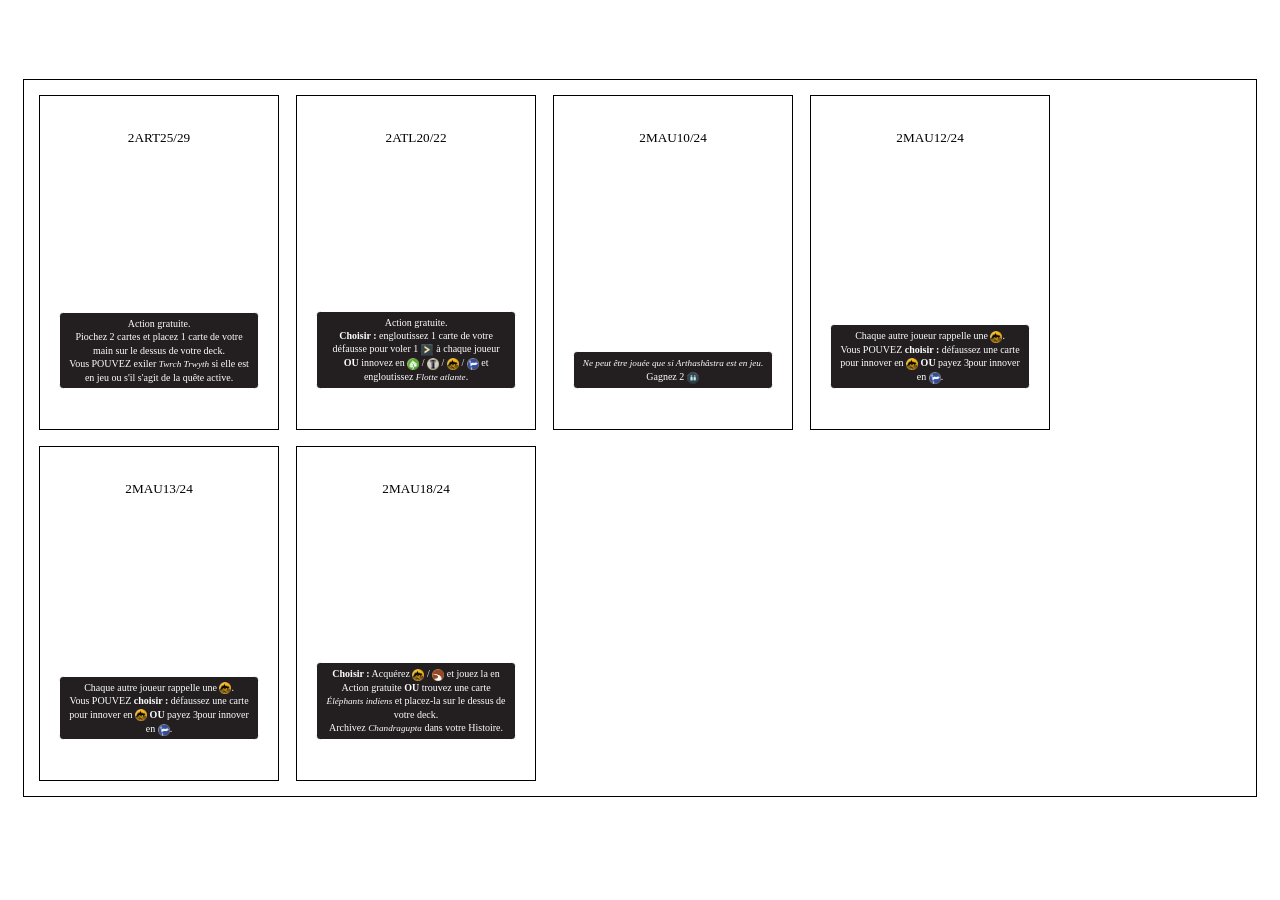
<file: imperium/errata-fr-legends.html>
<!DOCTYPE html>
<html>
<head>
  <meta charset="utf-8">
  <meta http-equiv="X-UA-Compatible" content="IE=edge">
  <title>Imperium: Legends - Errata</title>
  <meta name="viewport" content="width=device-width, initial-scale=1">
  <link rel="stylesheet" type="text/css" href="imperium.css">
  <link rel="stylesheet" type="text/css" href="errata.css">
</head>
<body>
  <div class="page">

    <!-- Légendes - Arthuriens - Cavall -->
    <div class="card">
      <div class="card-number">2ART25/29</div>
      <div class="card-effect-text">
        <p>Action gratuite.</p>
        <p>Piochez 2 cartes et placez 1 carte de votre main sur le dessus de votre deck.</p>
        <p>Vous POUVEZ exiler <em>Twrch Trwyth</em> si elle est en jeu ou s'il s'agit de la quête active.</p>
      </div>
    </div>

    <!-- Légendes - Atlantes - Flotte atlante -->
    <div class="card">
      <div class="card-number">2ATL20/22</div>
      <div class="card-effect-text">
        <p>Action gratuite.</p>
        <p><strong>Choisir&nbsp;:</strong> engloutissez 1 carte de votre défausse pour voler 1 <i class="icon i-token i-progress"></i> à chaque joueur <strong>OU</strong> innovez en <i class="icon i-suit i-uncivilised"></i> / <i class="icon i-suit i-civilised"></i> / <i class="icon i-suit i-region"></i> / <i class="icon i-suit i-tributary"></i> et engloutissez <em>Flotte atlante</em>.</p>
      </div>
    </div>

    <!-- Légendes - Maury - Dynasty Nanda -->
    <div class="card">
      <div class="card-number">2MAU10/24</div>
      <div class="card-effect-text">
        <p><em>Ne peut être jouée que si Arthashâstra est en jeu.</em></p>
        <p>Gagnez 2 <i class="icon i-token i-people"></i></p>
      </div>
    </div>

    <!-- Légendes - Maury - Elephants indiens -->
    <div class="card">
      <div class="card-number">2MAU12/24</div>
      <div class="card-effect-text">
        <p>Chaque autre joueur rappelle une <i class="icon i-suit i-region"></i>.</p>
        <p>Vous POUVEZ <strong>choisir&nbsp;:</strong> défaussez une carte pour innover en <i class="icon i-suit i-region"></i> <strong>OU</strong> payez 3 <i class="icon i-token i-materials"></i> pour innover en <i class="icon i-suit i-tributary"></i>.</p>
      </div>
    </div>

    <!-- Légendes - Maury - Elephants indiens -->
    <div class="card">
      <div class="card-number">2MAU13/24</div>
      <div class="card-effect-text">
        <p>Chaque autre joueur rappelle une <i class="icon i-suit i-region"></i>.</p>
        <p>Vous POUVEZ <strong>choisir&nbsp;:</strong> défaussez une carte pour innover en <i class="icon i-suit i-region"></i> <strong>OU</strong> payez 3 <i class="icon i-token i-materials"></i> pour innover en <i class="icon i-suit i-tributary"></i>.</p>
      </div>
    </div>

    <!-- Légendes - Maury - Chandragupta -->
    <div class="card">
      <div class="card-number">2MAU18/24</div>
      <div class="card-effect-text">
        <p><strong>Choisir&nbsp;:</strong> Acquérez <i class="icon i-suit i-region"></i> / <i class="icon i-suit i-trade-route"></i> et jouez la en Action gratuite <strong>OU</strong> trouvez une carte <em>Éléphants indiens</em> et placez-la sur le dessus de votre deck.</p>
        <p>Archivez <em>Chandragupta</em> dans votre Histoire.</p>
      </div>
    </div>

  </div>
</body>
</file>
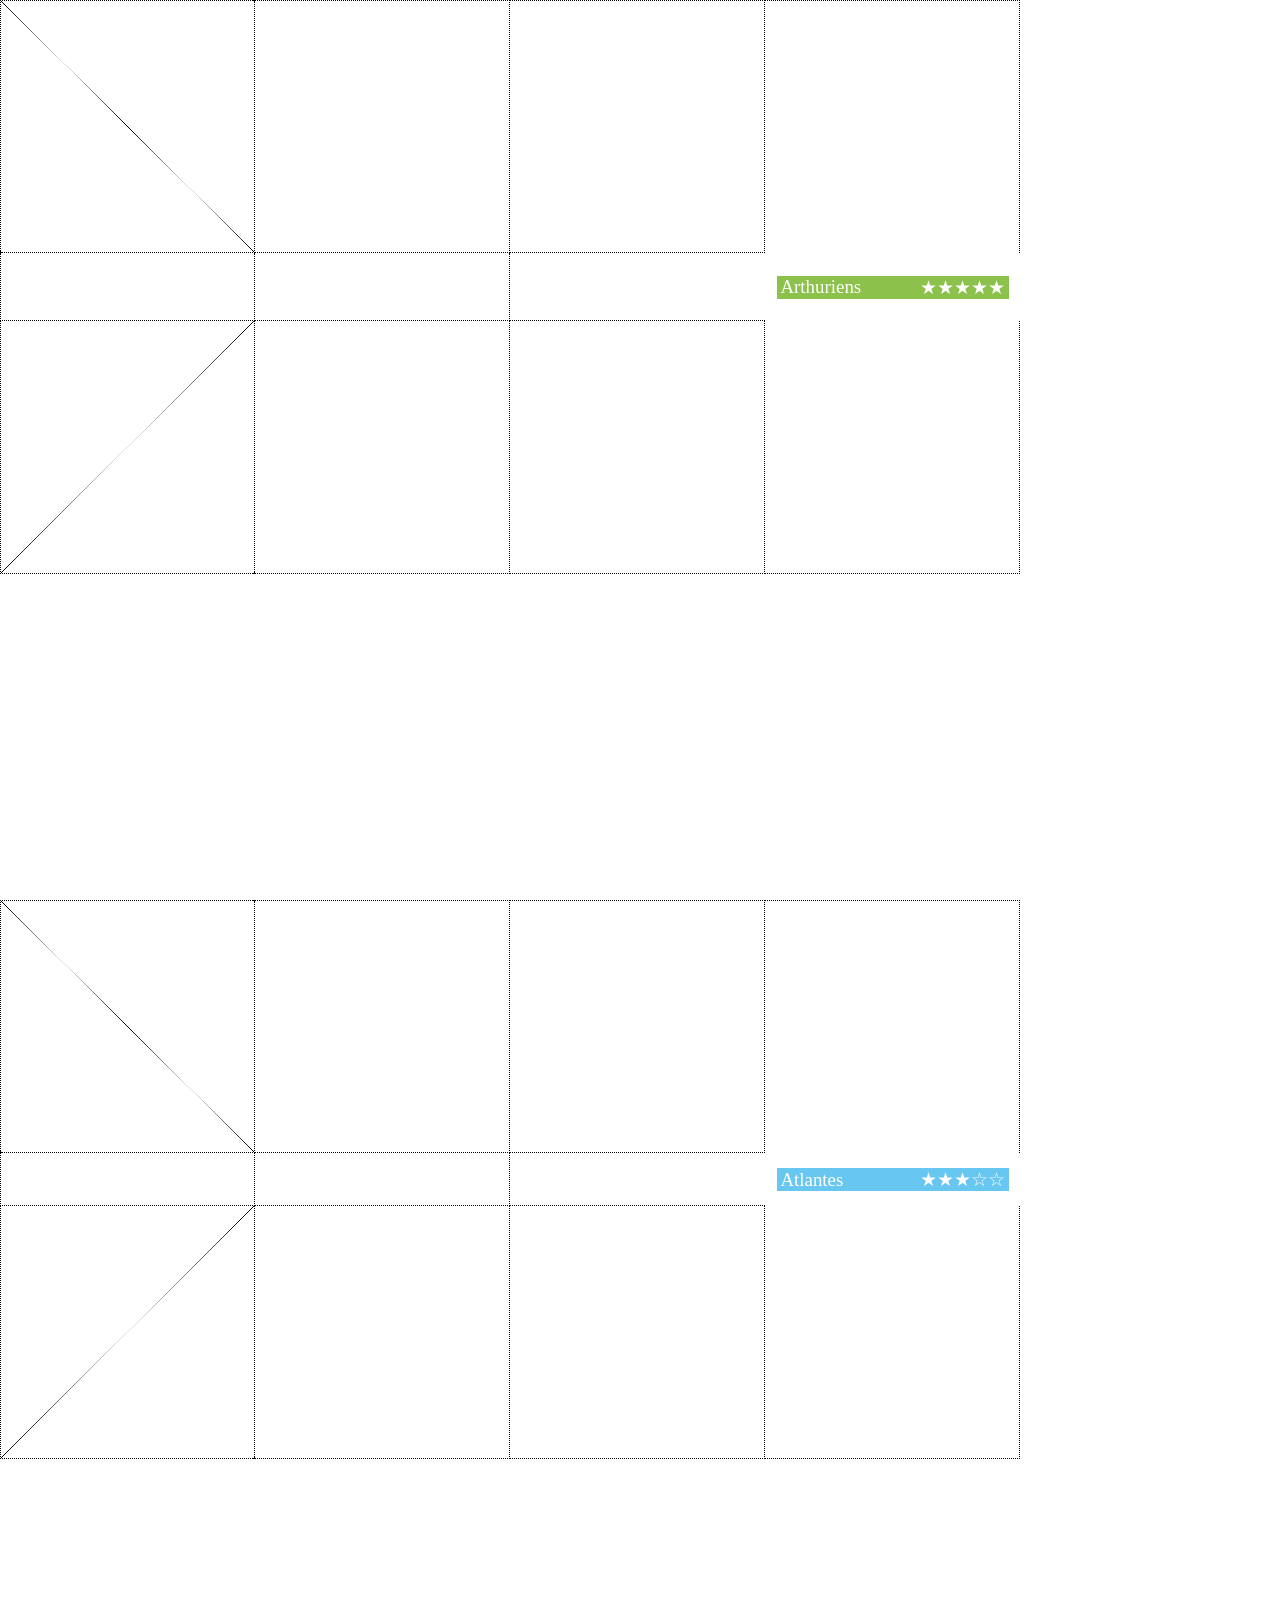
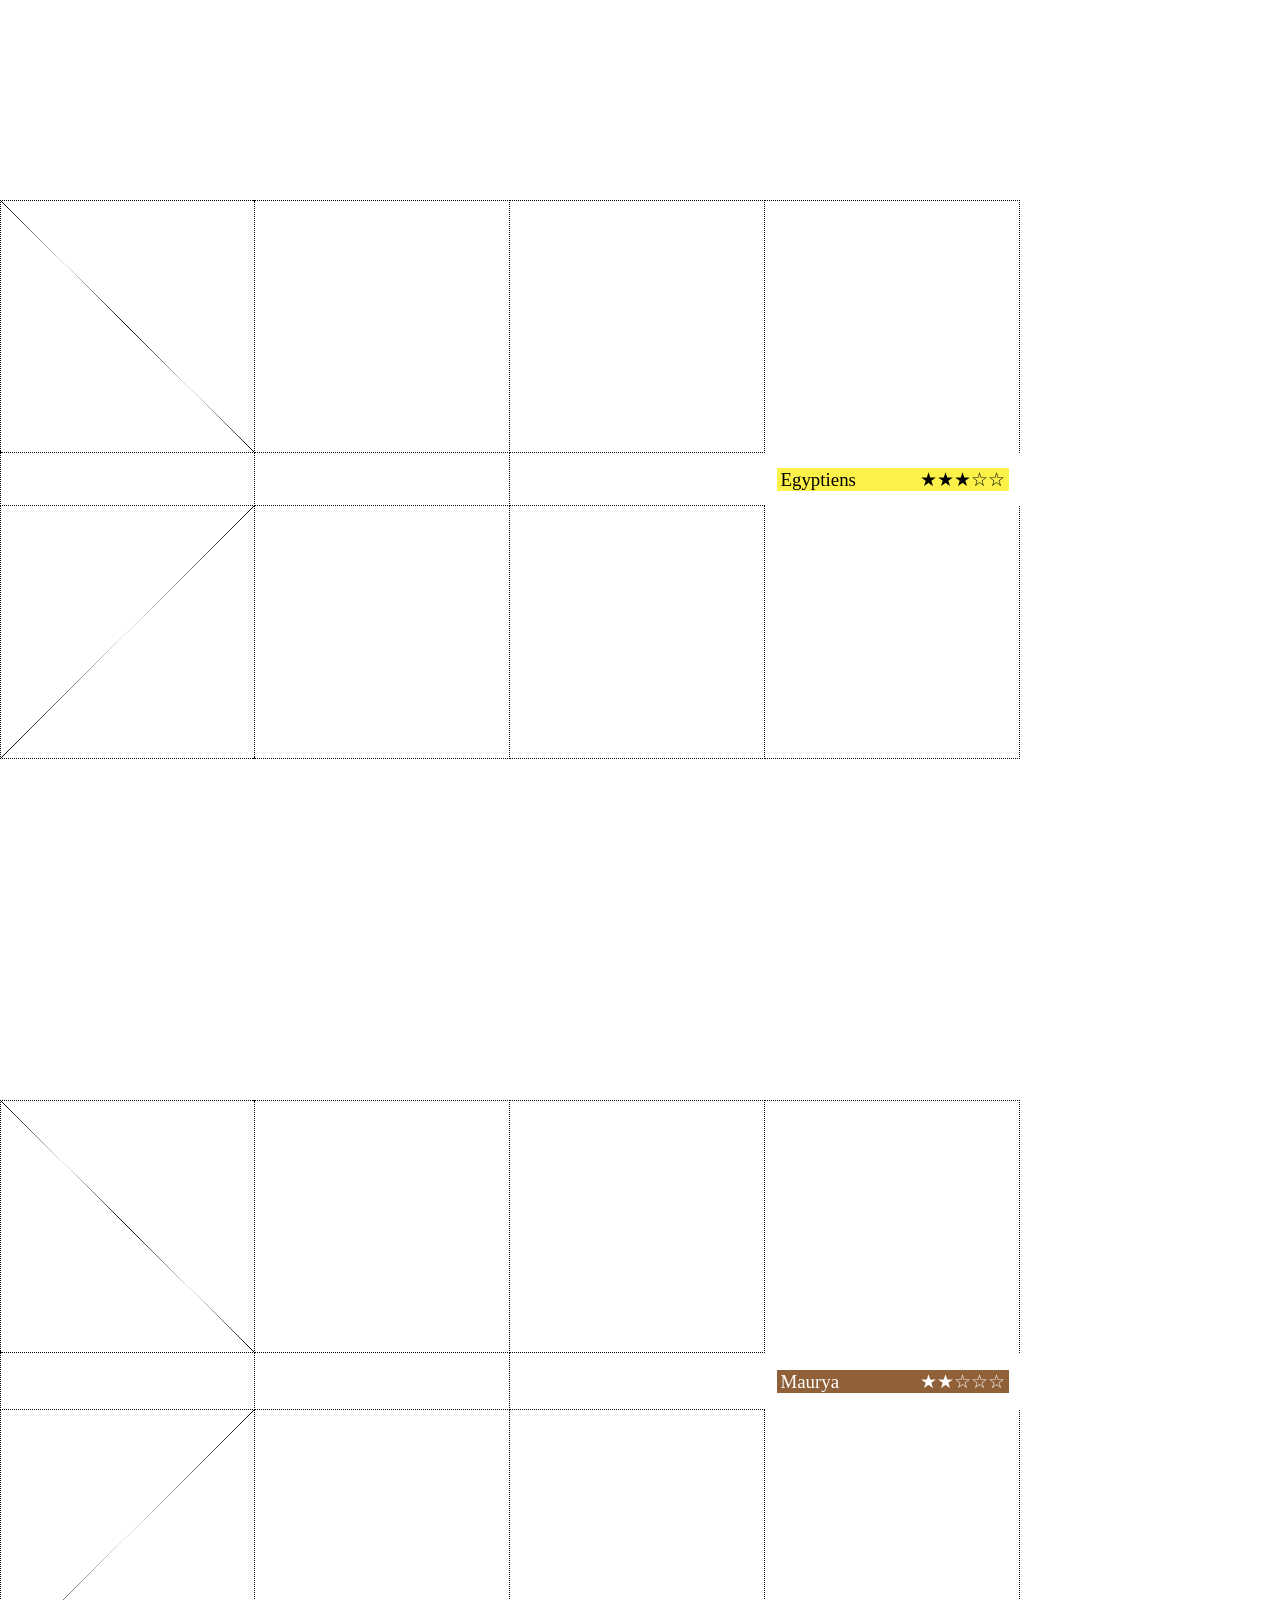
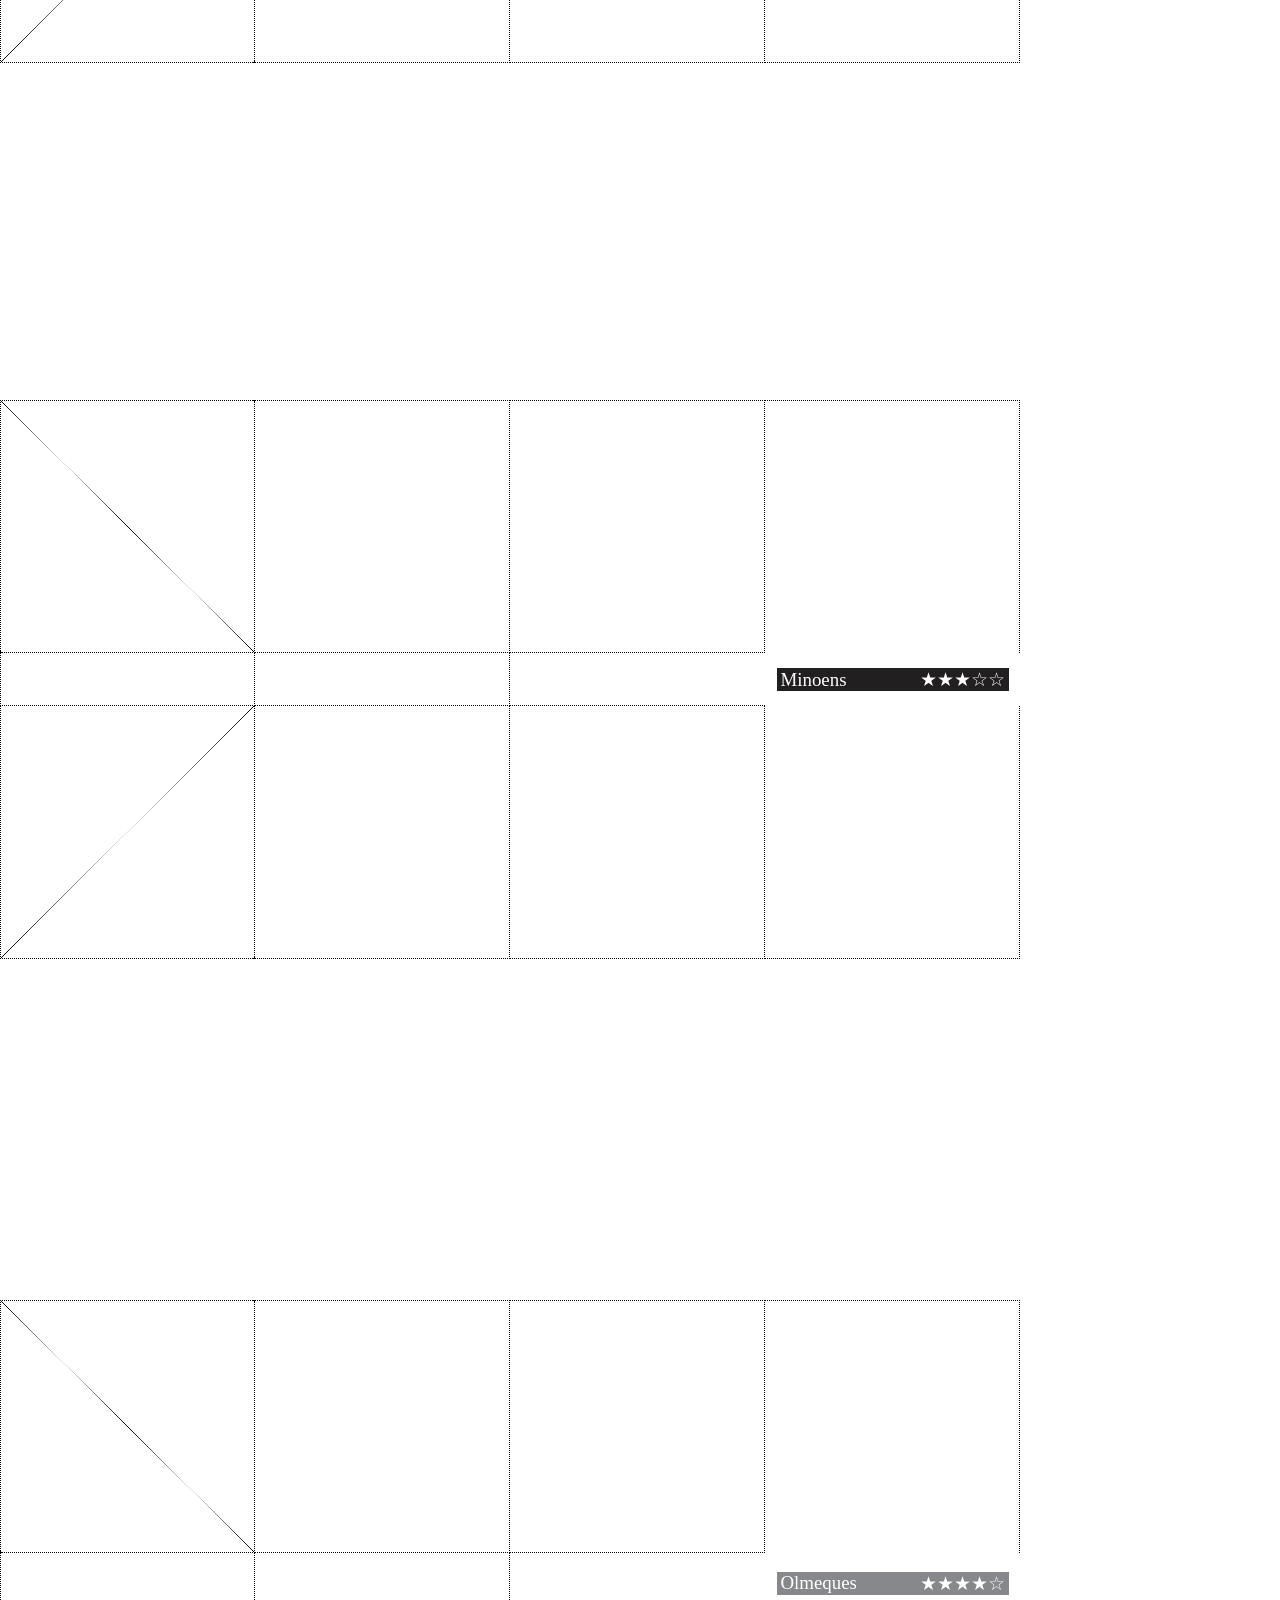
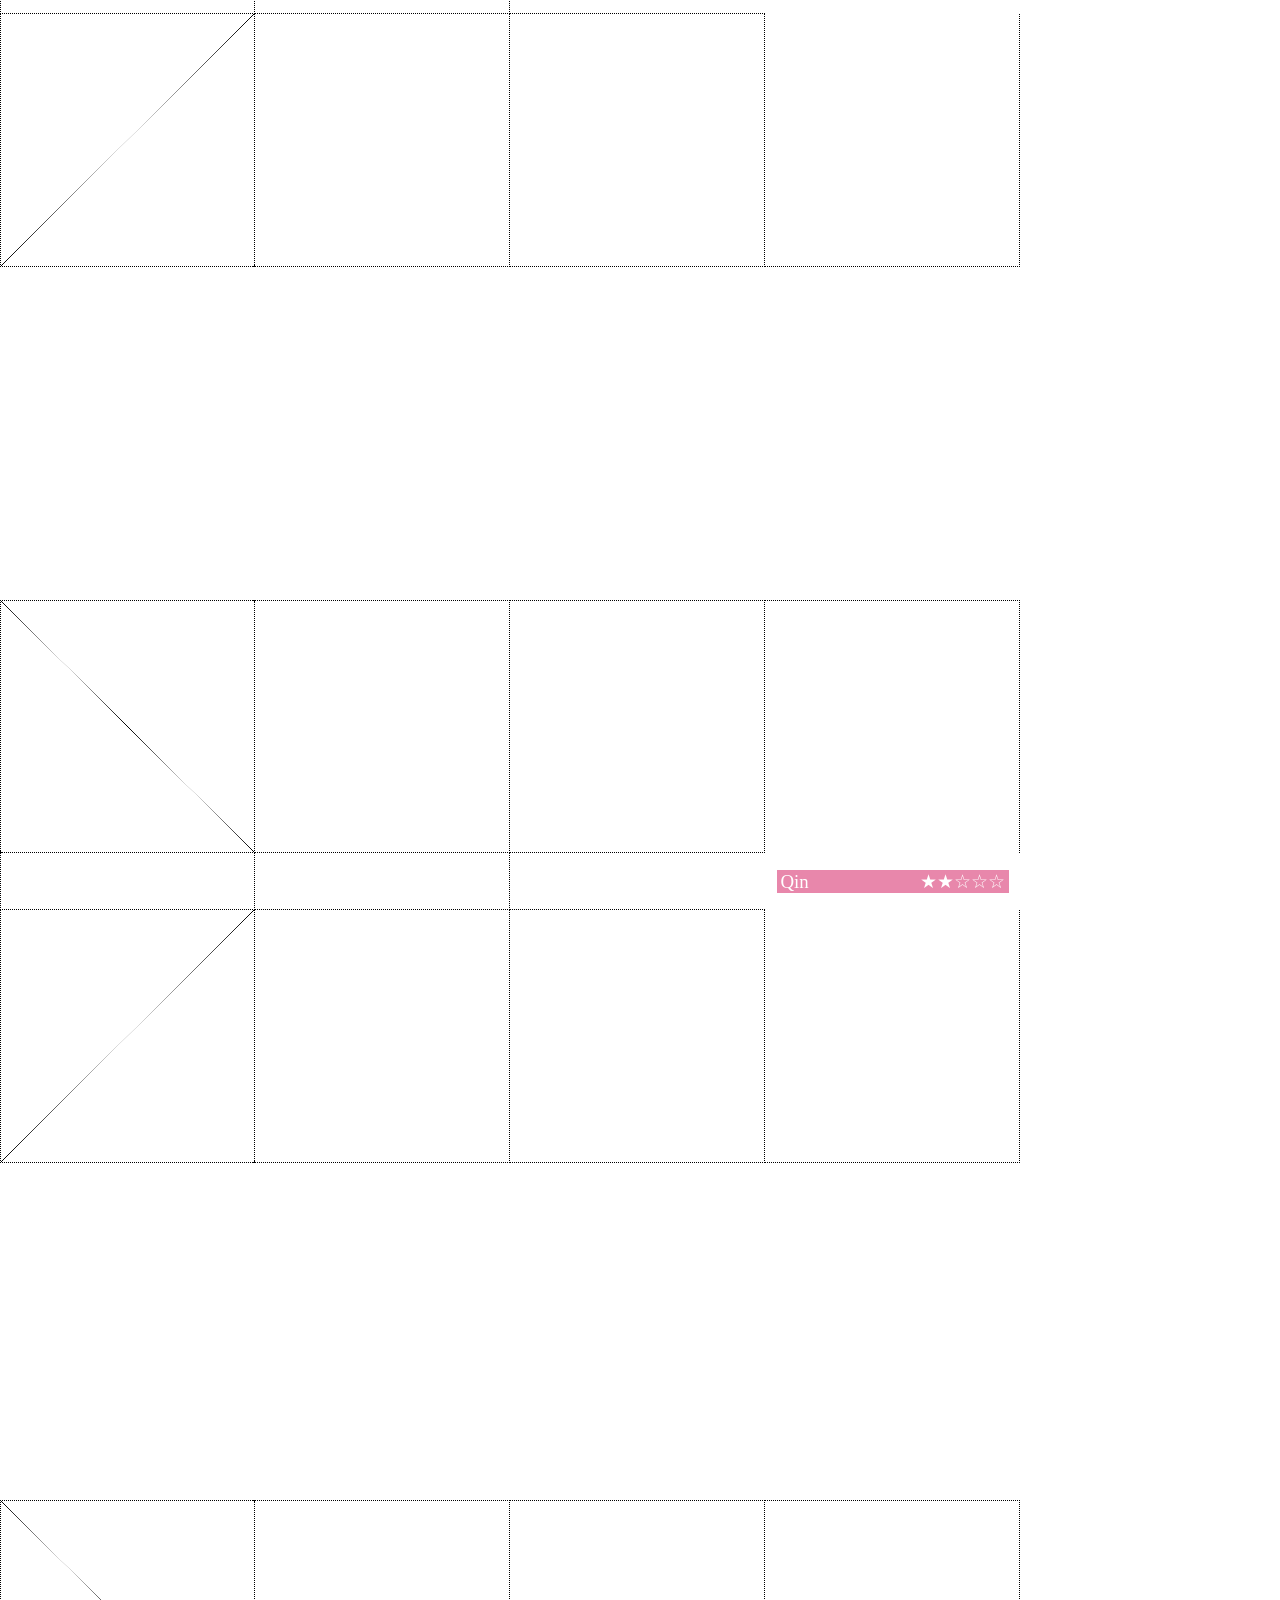
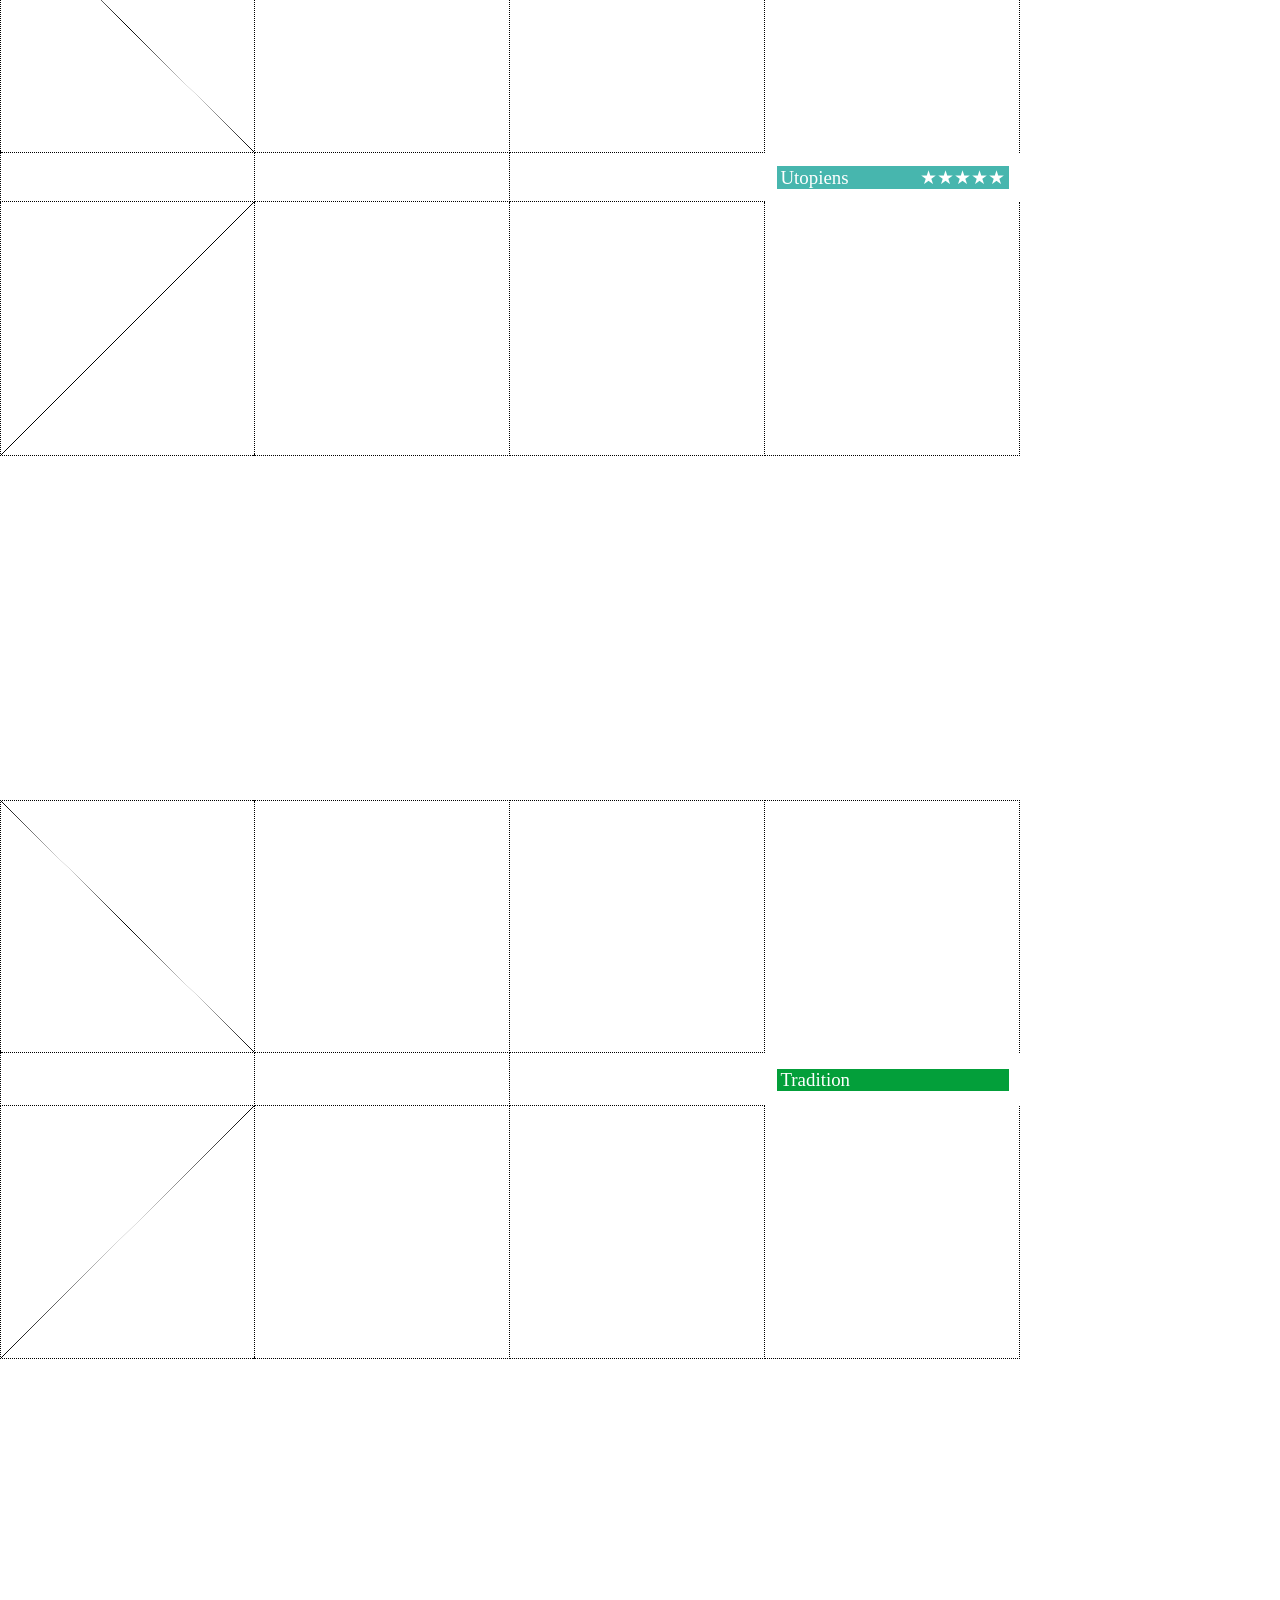
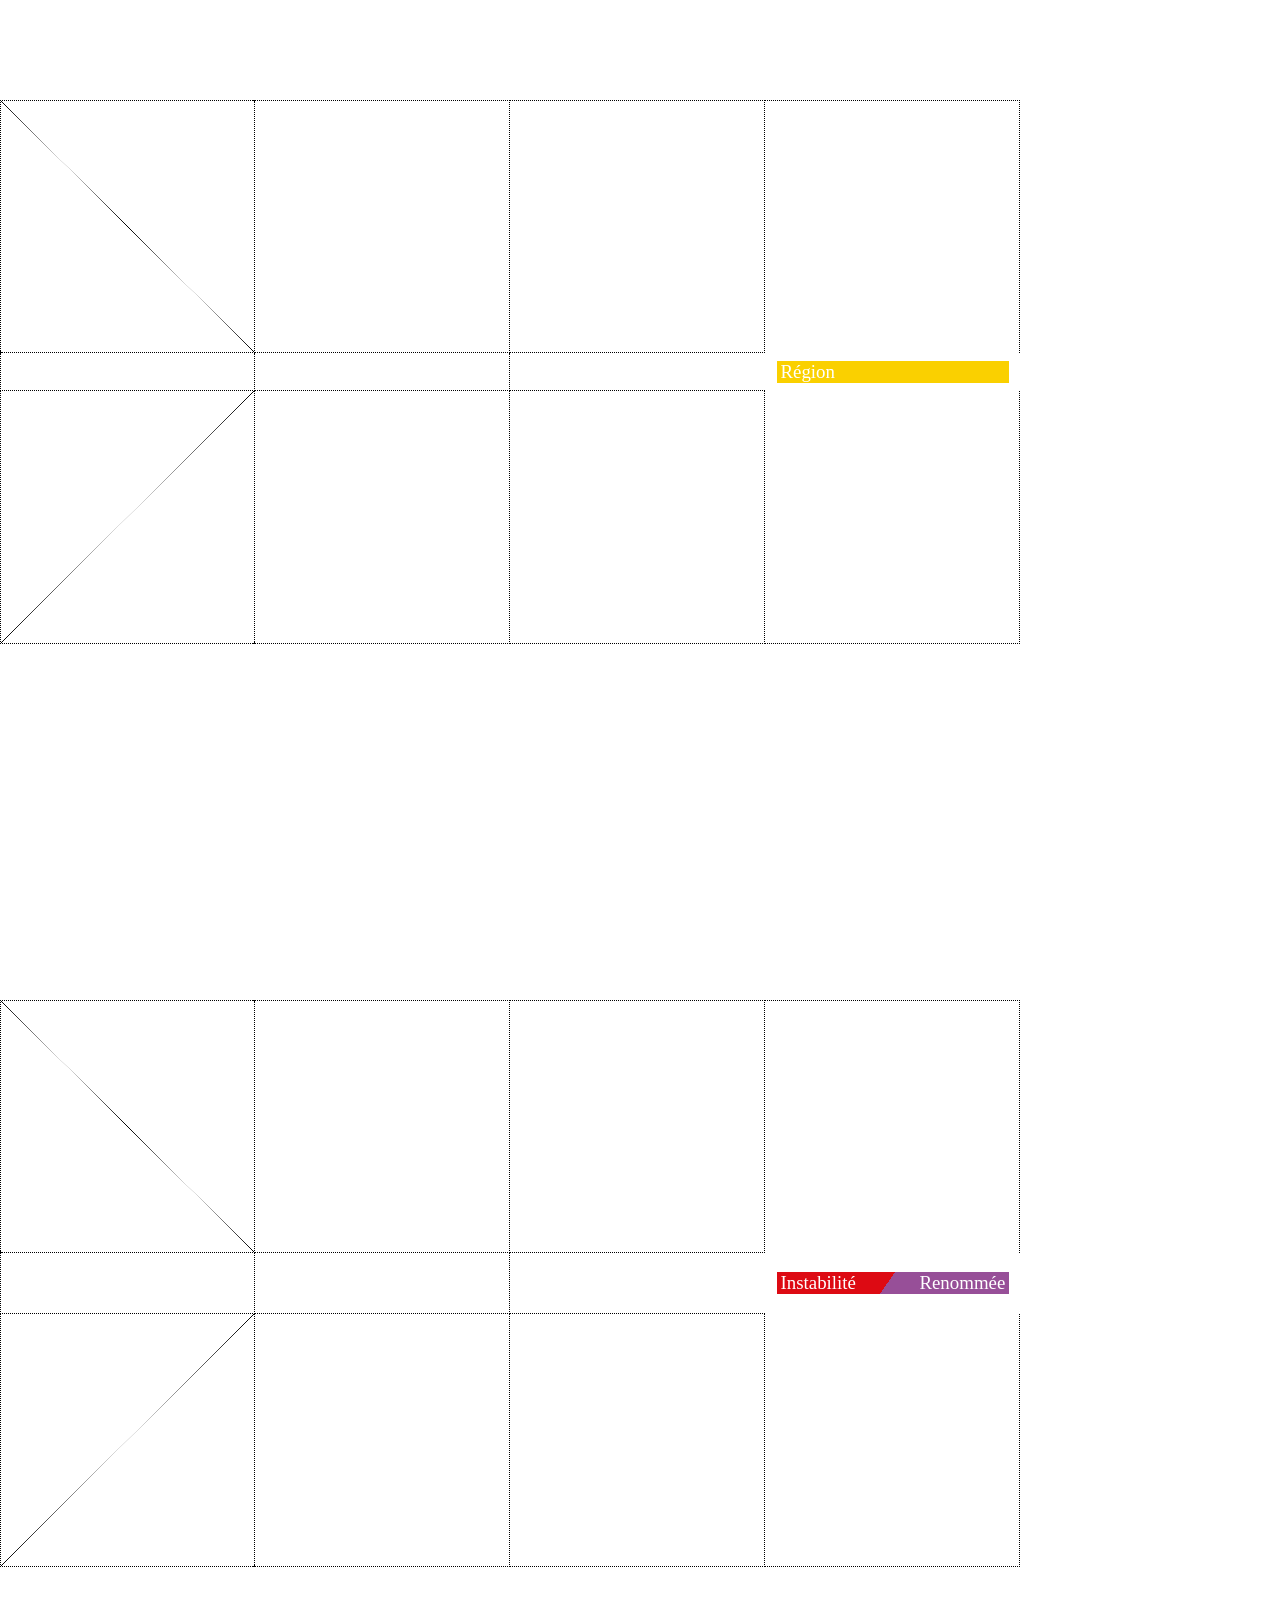
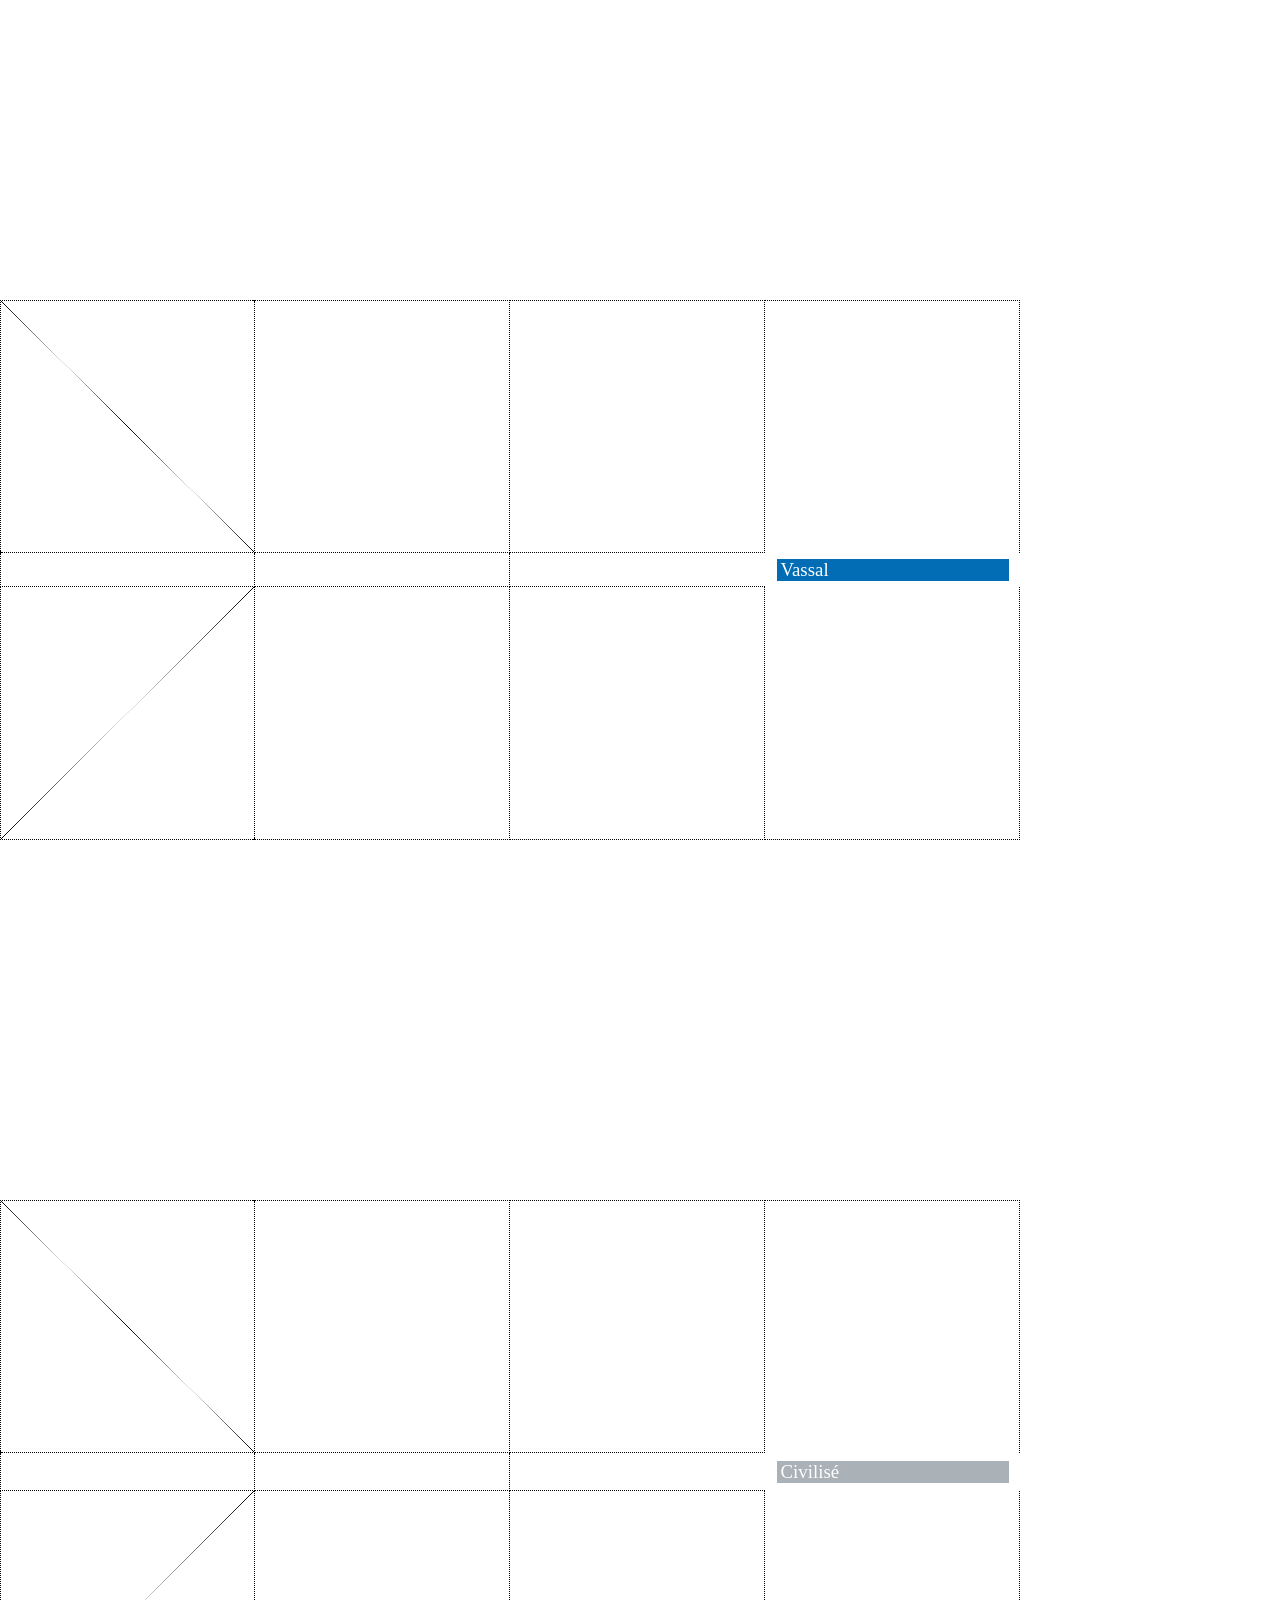
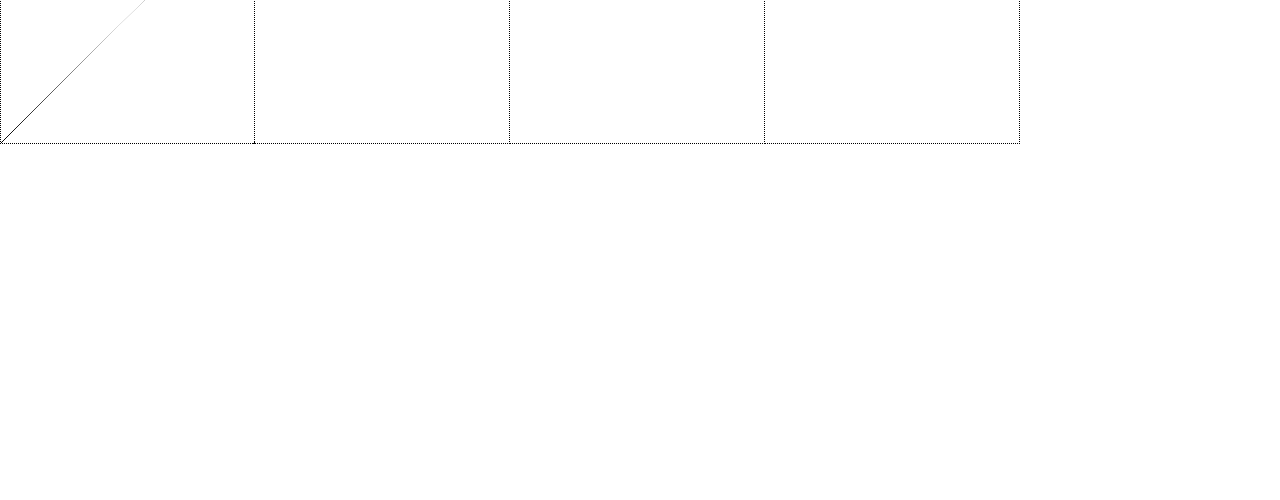
<file: imperium/imperium-legends-baggi-pockets.html>
<!DOCTYPE html>
<html>
<head>
  <meta charset='utf-8'>
  <meta http-equiv='X-UA-Compatible' content='IE=edge'>
  <title>Imperium: Legends - Baggi Pockets</title>
  <meta name='viewport' content='width=device-width, initial-scale=1'>
  <link rel='stylesheet' type='text/css' href='imperium-legends-baggi-pockets.css'>
</head>
<body>
  <div class="page deck-arthuriens">
    <div class="frame">
      <!-- Row 1 -->
      <div class="row-1 col-1 diagonale-top"></div>
      <div class="row-1 col-2"></div>
      <div class="row-1 col-3"></div>
      <div class="row-1 col-4"></div>
      <!-- Row 2 -->
      <div class="row-2 col-1"></div>
      <div class="row-2 col-2"></div>
      <div class="row-2 col-3"></div>
      <div class="row-2 col-4 title">
        <div class="title-name"></div>
        <div class="title-separator"></div>
        <div class="title-complexity"></div>
      </div>
      <!-- Row 3 -->
      <div class="row-3 col-1 diagonale-bottom"></div>
      <div class="row-3 col-2"></div>
      <div class="row-3 col-3"></div>
      <div class="row-3 col-4"></div>
    </div>
  </div>

  <div class="page deck-atlantes">
    <div class="frame">
      <!-- Row 1 -->
      <div class="row-1 col-1 diagonale-top"></div>
      <div class="row-1 col-2"></div>
      <div class="row-1 col-3"></div>
      <div class="row-1 col-4"></div>
      <!-- Row 2 -->
      <div class="row-2 col-1"></div>
      <div class="row-2 col-2"></div>
      <div class="row-2 col-3"></div>
      <div class="row-2 col-4 title">
        <div class="title-name"></div>
        <div class="title-separator"></div>
        <div class="title-complexity"></div>
      </div>
      <!-- Row 3 -->
      <div class="row-3 col-1 diagonale-bottom"></div>
      <div class="row-3 col-2"></div>
      <div class="row-3 col-3"></div>
      <div class="row-3 col-4"></div>
    </div>
  </div>

  <div class="page deck-egyptiens">
    <div class="frame">
      <!-- Row 1 -->
      <div class="row-1 col-1 diagonale-top"></div>
      <div class="row-1 col-2"></div>
      <div class="row-1 col-3"></div>
      <div class="row-1 col-4"></div>
      <!-- Row 2 -->
      <div class="row-2 col-1"></div>
      <div class="row-2 col-2"></div>
      <div class="row-2 col-3"></div>
      <div class="row-2 col-4 title">
        <div class="title-name"></div>
        <div class="title-separator"></div>
        <div class="title-complexity"></div>
      </div>
      <!-- Row 3 -->
      <div class="row-3 col-1 diagonale-bottom"></div>
      <div class="row-3 col-2"></div>
      <div class="row-3 col-3"></div>
      <div class="row-3 col-4"></div>
    </div>
  </div>

  <div class="page deck-maurya">
    <div class="frame">
      <!-- Row 1 -->
      <div class="row-1 col-1 diagonale-top"></div>
      <div class="row-1 col-2"></div>
      <div class="row-1 col-3"></div>
      <div class="row-1 col-4"></div>
      <!-- Row 2 -->
      <div class="row-2 col-1"></div>
      <div class="row-2 col-2"></div>
      <div class="row-2 col-3"></div>
      <div class="row-2 col-4 title">
        <div class="title-name"></div>
        <div class="title-separator"></div>
        <div class="title-complexity"></div>
      </div>
      <!-- Row 3 -->
      <div class="row-3 col-1 diagonale-bottom"></div>
      <div class="row-3 col-2"></div>
      <div class="row-3 col-3"></div>
      <div class="row-3 col-4"></div>
    </div>
  </div>

  <div class="page deck-minoens">
    <div class="frame">
      <!-- Row 1 -->
      <div class="row-1 col-1 diagonale-top"></div>
      <div class="row-1 col-2"></div>
      <div class="row-1 col-3"></div>
      <div class="row-1 col-4"></div>
      <!-- Row 2 -->
      <div class="row-2 col-1"></div>
      <div class="row-2 col-2"></div>
      <div class="row-2 col-3"></div>
      <div class="row-2 col-4 title">
        <div class="title-name"></div>
        <div class="title-separator"></div>
        <div class="title-complexity"></div>
      </div>
      <!-- Row 3 -->
      <div class="row-3 col-1 diagonale-bottom"></div>
      <div class="row-3 col-2"></div>
      <div class="row-3 col-3"></div>
      <div class="row-3 col-4"></div>
    </div>
  </div>

  <div class="page deck-olmeques">
    <div class="frame">
      <!-- Row 1 -->
      <div class="row-1 col-1 diagonale-top"></div>
      <div class="row-1 col-2"></div>
      <div class="row-1 col-3"></div>
      <div class="row-1 col-4"></div>
      <!-- Row 2 -->
      <div class="row-2 col-1"></div>
      <div class="row-2 col-2"></div>
      <div class="row-2 col-3"></div>
      <div class="row-2 col-4 title">
        <div class="title-name"></div>
        <div class="title-separator"></div>
        <div class="title-complexity"></div>
      </div>
      <!-- Row 3 -->
      <div class="row-3 col-1 diagonale-bottom"></div>
      <div class="row-3 col-2"></div>
      <div class="row-3 col-3"></div>
      <div class="row-3 col-4"></div>
    </div>
  </div>

  <div class="page deck-qin">
    <div class="frame">
      <!-- Row 1 -->
      <div class="row-1 col-1 diagonale-top"></div>
      <div class="row-1 col-2"></div>
      <div class="row-1 col-3"></div>
      <div class="row-1 col-4"></div>
      <!-- Row 2 -->
      <div class="row-2 col-1"></div>
      <div class="row-2 col-2"></div>
      <div class="row-2 col-3"></div>
      <div class="row-2 col-4 title">
        <div class="title-name"></div>
        <div class="title-separator"></div>
        <div class="title-complexity"></div>
      </div>
      <!-- Row 3 -->
      <div class="row-3 col-1 diagonale-bottom"></div>
      <div class="row-3 col-2"></div>
      <div class="row-3 col-3"></div>
      <div class="row-3 col-4"></div>
    </div>
  </div>

  <div class="page deck-utopiens">
    <div class="frame">
      <!-- Row 1 -->
      <div class="row-1 col-1 diagonale-top"></div>
      <div class="row-1 col-2"></div>
      <div class="row-1 col-3"></div>
      <div class="row-1 col-4"></div>
      <!-- Row 2 -->
      <div class="row-2 col-1"></div>
      <div class="row-2 col-2"></div>
      <div class="row-2 col-3"></div>
      <div class="row-2 col-4 title">
        <div class="title-name"></div>
        <div class="title-separator"></div>
        <div class="title-complexity"></div>
      </div>
      <!-- Row 3 -->
      <div class="row-3 col-1 diagonale-bottom"></div>
      <div class="row-3 col-2"></div>
      <div class="row-3 col-3"></div>
      <div class="row-3 col-4"></div>
    </div>
  </div>

  <div class="page deck-tradition">
    <div class="frame">
      <!-- Row 1 -->
      <div class="row-1 col-1 diagonale-top"></div>
      <div class="row-1 col-2"></div>
      <div class="row-1 col-3"></div>
      <div class="row-1 col-4"></div>
      <!-- Row 2 -->
      <div class="row-2 col-1"></div>
      <div class="row-2 col-2"></div>
      <div class="row-2 col-3"></div>
      <div class="row-2 col-4 title">
        <div class="title-name"></div>
        <div class="title-separator"></div>
        <div class="title-complexity"></div>
      </div>
      <!-- Row 3 -->
      <div class="row-3 col-1 diagonale-bottom"></div>
      <div class="row-3 col-2"></div>
      <div class="row-3 col-3"></div>
      <div class="row-3 col-4"></div>
    </div>
  </div>

  <div class="page deck-region">
    <div class="frame">
      <!-- Row 1 -->
      <div class="row-1 col-1 diagonale-top"></div>
      <div class="row-1 col-2"></div>
      <div class="row-1 col-3"></div>
      <div class="row-1 col-4"></div>
      <!-- Row 2 -->
      <div class="row-2 col-1"></div>
      <div class="row-2 col-2"></div>
      <div class="row-2 col-3"></div>
      <div class="row-2 col-4 title">
        <div class="title-name"></div>
        <div class="title-separator"></div>
        <div class="title-complexity"></div>
      </div>
      <!-- Row 3 -->
      <div class="row-3 col-1 diagonale-bottom"></div>
      <div class="row-3 col-2"></div>
      <div class="row-3 col-3"></div>
      <div class="row-3 col-4"></div>
    </div>
  </div>

  <div class="page deck-renommee">
    <div class="frame">
      <!-- Row 1 -->
      <div class="row-1 col-1 diagonale-top"></div>
      <div class="row-1 col-2"></div>
      <div class="row-1 col-3"></div>
      <div class="row-1 col-4"></div>
      <!-- Row 2 -->
      <div class="row-2 col-1"></div>
      <div class="row-2 col-2"></div>
      <div class="row-2 col-3"></div>
      <div class="row-2 col-4 title">
        <div class="title-name"></div>
        <div class="title-separator"></div>
        <div class="title-complexity"></div>
      </div>
      <!-- Row 3 -->
      <div class="row-3 col-1 diagonale-bottom"></div>
      <div class="row-3 col-2"></div>
      <div class="row-3 col-3"></div>
      <div class="row-3 col-4"></div>
    </div>
  </div>

  <div class="page deck-vassal">
    <div class="frame">
      <!-- Row 1 -->
      <div class="row-1 col-1 diagonale-top"></div>
      <div class="row-1 col-2"></div>
      <div class="row-1 col-3"></div>
      <div class="row-1 col-4"></div>
      <!-- Row 2 -->
      <div class="row-2 col-1"></div>
      <div class="row-2 col-2"></div>
      <div class="row-2 col-3"></div>
      <div class="row-2 col-4 title">
        <div class="title-name"></div>
        <div class="title-separator"></div>
        <div class="title-complexity"></div>
      </div>
      <!-- Row 3 -->
      <div class="row-3 col-1 diagonale-bottom"></div>
      <div class="row-3 col-2"></div>
      <div class="row-3 col-3"></div>
      <div class="row-3 col-4"></div>
    </div>
  </div>

  <div class="page deck-civilise">
    <div class="frame">
      <!-- Row 1 -->
      <div class="row-1 col-1 diagonale-top"></div>
      <div class="row-1 col-2"></div>
      <div class="row-1 col-3"></div>
      <div class="row-1 col-4"></div>
      <!-- Row 2 -->
      <div class="row-2 col-1"></div>
      <div class="row-2 col-2"></div>
      <div class="row-2 col-3"></div>
      <div class="row-2 col-4 title">
        <div class="title-name"></div>
        <div class="title-separator"></div>
        <div class="title-complexity"></div>
      </div>
      <!-- Row 3 -->
      <div class="row-3 col-1 diagonale-bottom"></div>
      <div class="row-3 col-2"></div>
      <div class="row-3 col-3"></div>
      <div class="row-3 col-4"></div>
    </div>
  </div>
</body>
</html>
</file>
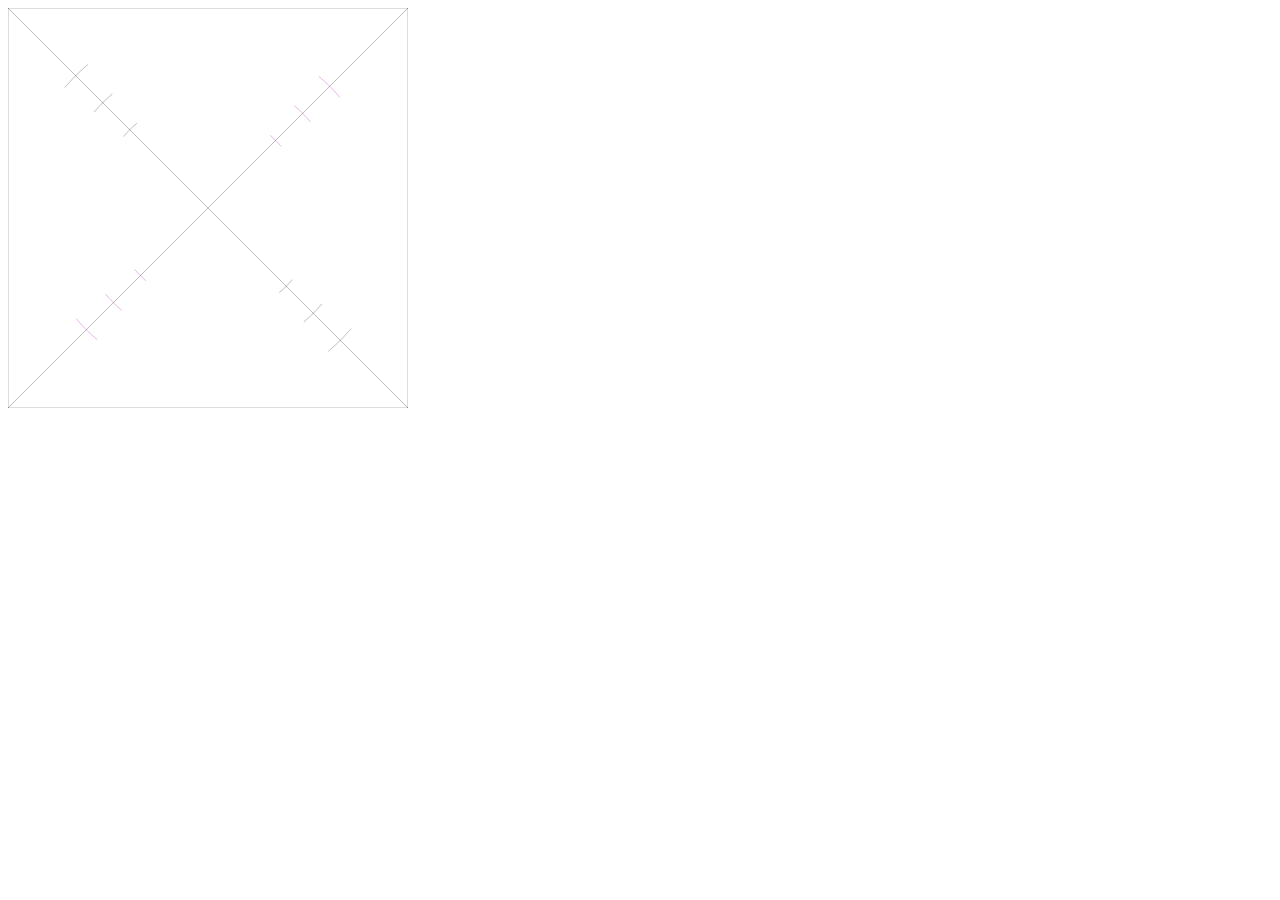
<file: imperium/moda-masu.html>
<!DOCTYPE html>
<html>
<head>
  <meta charset="utf-8">
  <meta http-equiv="X-UA-Compatible" content="IE=edge">
  <title>Imperium: Legends - Moda Masu</title>
  <meta name="viewport" content="width=device-width, initial-scale=1">
  <link rel="stylesheet" type="text/css" href="moda-masu.css">
</head>
<body>
  <div class="page">
    <svg
        version="1.1" xmlns="http://www.w3.org/2000/svg"
        width="100%" height="100%"
        viewBox="0 0 1464 1464">
      <rect x="0" y="0" width="1464" height="1464" fill="none" stroke="black" />

      <circle cx="732" cy="732" r="405" fill="none" stroke="#103010" pathLength="360" stroke-dasharray="5 170 10 170 5" transform="rotate(45 732 732)" />
      <circle cx="732" cy="732" r="545" fill="none" stroke="#103010" pathLength="360" stroke-dasharray="5 170 10 170 5" transform="rotate(45 732 732)" />
      <circle cx="732" cy="732" r="685" fill="none" stroke="#103010" pathLength="360" stroke-dasharray="5 170 10 170 5" transform="rotate(45 732 732)" />

      <circle cx="732" cy="732" r="350" fill="none" stroke="#BB00BB" pathLength="360" stroke-dasharray="5 170 10 170 5" transform="rotate(-45 732 732)" />
      <circle cx="732" cy="732" r="490" fill="none" stroke="#BB00BB" pathLength="360" stroke-dasharray="5 170 10 170 5" transform="rotate(-45 732 732)" />
      <circle cx="732" cy="732" r="630" fill="none" stroke="#BB00BB" pathLength="360" stroke-dasharray="5 170 10 170 5" transform="rotate(-45 732 732)" />

      <line x1="0" y1="0" x2="1464" y2="1464" stroke="black" />
      <line x1="0" y1="1464" x2="1464" y2="0" stroke="black" />
    </svg>
  </div>
</body>
</html>
</file>
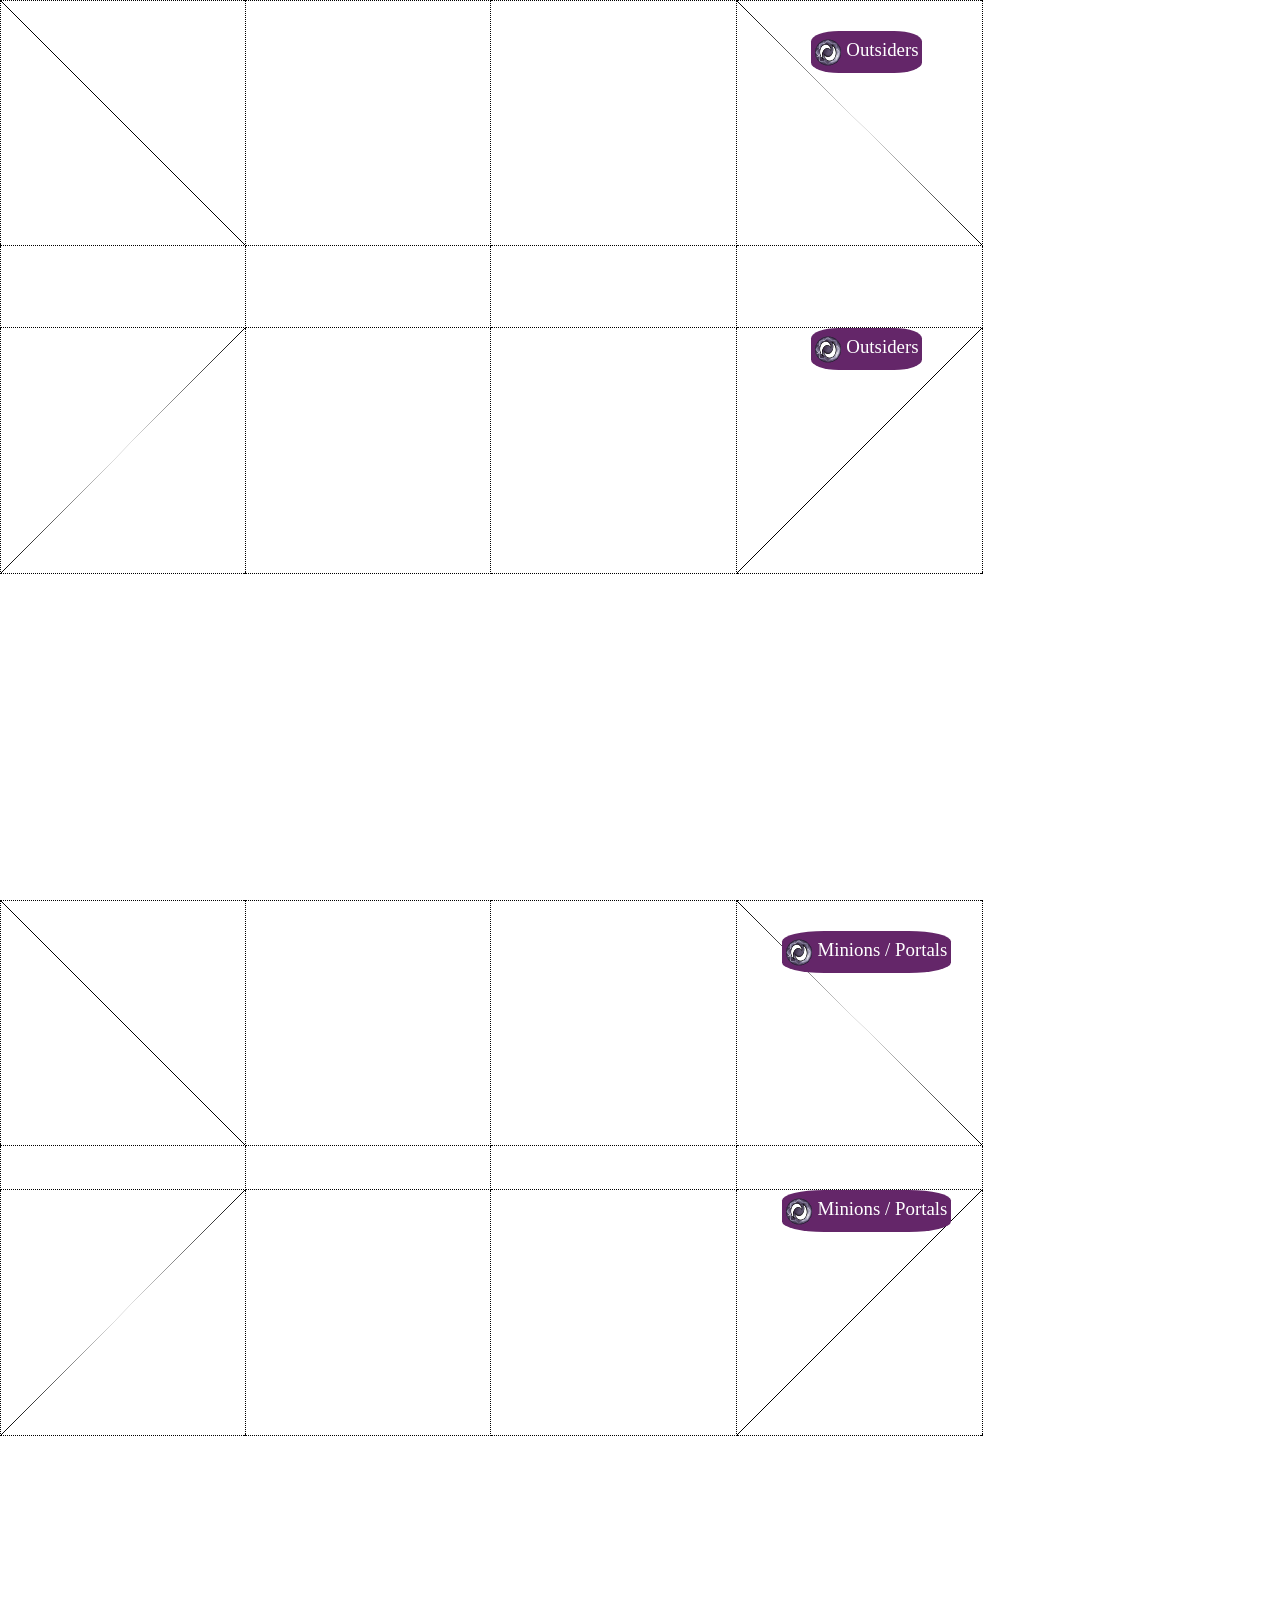
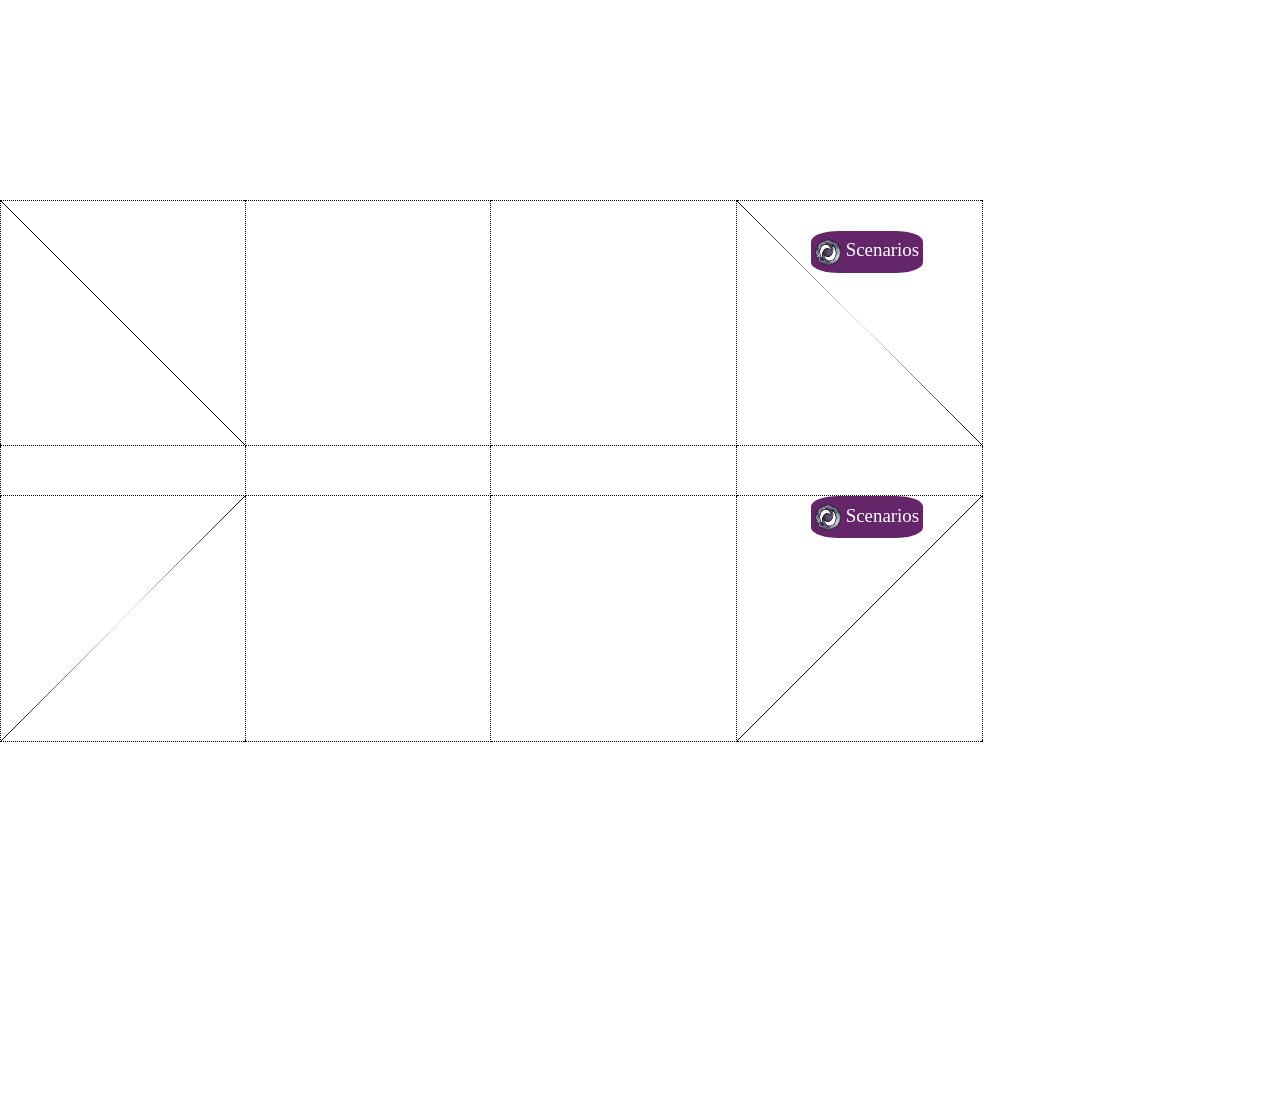
<file: skytear-horde/baggi-pockets-en-00-common.html>
<!DOCTYPE html>
<html>
<head>
  <meta charset='utf-8'>
  <meta http-equiv='X-UA-Compatible' content='IE=edge'>
  <title>Skytear Horde: Campaigns - Baggi Pockets</title>
  <meta name='viewport' content='width=device-width, initial-scale=1'>
  <link rel='stylesheet' type='text/css' href='baggi-pockets-en.css'>
</head>
<body>

  <div class="page deck-horde deck-outsiders">
    <div class="frame">

      <!-- Row 1 -->
      <div class="row-1 col-1 diagonale-top">
        <div class="title">
          <i class="icon"></i>
        </div>
      </div>
      <div class="row-1 col-2">
        <div class="title"></div>
      </div>
      <div class="row-1 col-3">
        <div class="title"></div>
      </div>
      <div class="row-1 col-4 diagonale-top">
        <div class="title">
          <i class="icon"></i>
        </div>
      </div>
      <!-- Row 2 -->
      <div class="row-2 col-1">
        <div class="title"></div>
      </div>
      <div class="row-2 col-2">
        <div class="title"></div>
      </div>
      <div class="row-2 col-3">
        <div class="title"></div>
      </div>
      <div class="row-2 col-4">
        <div class="title"></div>
      </div>
      <!-- Row 3 -->
      <div class="row-3 col-1 diagonale-bottom">
        <div class="title"></div>
      </div>
      <div class="row-3 col-2">
        <div class="title"></div>
      </div>
      <div class="row-3 col-3">
        <div class="title"></div>
      </div>
      <div class="row-3 col-4 diagonale-bottom">
        <div class="title">
          <i class="icon"></i>
        </div>
      </div>
    </div>
  </div>

  <div class="page deck-horde deck-portals">
    <div class="frame">
      <!-- Row 1 -->
      <div class="row-1 col-1 diagonale-top">
        <div class="title">
          <i class="icon"></i>
        </div>
      </div>
      <div class="row-1 col-2">
        <div class="title"></div>
      </div>
      <div class="row-1 col-3">
        <div class="title"></div>
      </div>
      <div class="row-1 col-4 diagonale-top">
        <div class="title">
          <i class="icon"></i>
        </div>
      </div>
      <!-- Row 2 -->
      <div class="row-2 col-1">
        <div class="title"></div>
      </div>
      <div class="row-2 col-2">
        <div class="title"></div>
      </div>
      <div class="row-2 col-3">
        <div class="title"></div>
      </div>
      <div class="row-2 col-4">
        <div class="title"></div>
      </div>
      <!-- Row 3 -->
      <div class="row-3 col-1 diagonale-bottom">
        <div class="title"></div>
      </div>
      <div class="row-3 col-2">
        <div class="title"></div>
      </div>
      <div class="row-3 col-3">
        <div class="title"></div>
      </div>
      <div class="row-3 col-4 diagonale-bottom">
        <div class="title">
          <i class="icon"></i>
        </div>
      </div>
    </div>
  </div>

  <div class="page deck-horde deck-scenarios">
    <div class="frame">
      <!-- Row 1 -->
      <div class="row-1 col-1 diagonale-top">
        <div class="title">
          <i class="icon"></i>
        </div>
      </div>
      <div class="row-1 col-2">
        <div class="title"></div>
      </div>
      <div class="row-1 col-3">
        <div class="title"></div>
      </div>
      <div class="row-1 col-4 diagonale-top">
        <div class="title">
          <i class="icon"></i>
        </div>
      </div>
      <!-- Row 2 -->
      <div class="row-2 col-1">
        <div class="title"></div>
      </div>
      <div class="row-2 col-2">
        <div class="title"></div>
      </div>
      <div class="row-2 col-3">
        <div class="title"></div>
      </div>
      <div class="row-2 col-4">
        <div class="title"></div>
      </div>
      <!-- Row 3 -->
      <div class="row-3 col-1 diagonale-bottom">
        <div class="title"></div>
      </div>
      <div class="row-3 col-2">
        <div class="title"></div>
      </div>
      <div class="row-3 col-3">
        <div class="title"></div>
      </div>
      <div class="row-3 col-4 diagonale-bottom">
        <div class="title">
          <i class="icon"></i>
        </div>
      </div>
    </div>
  </div>

</body>
</html>
</file>
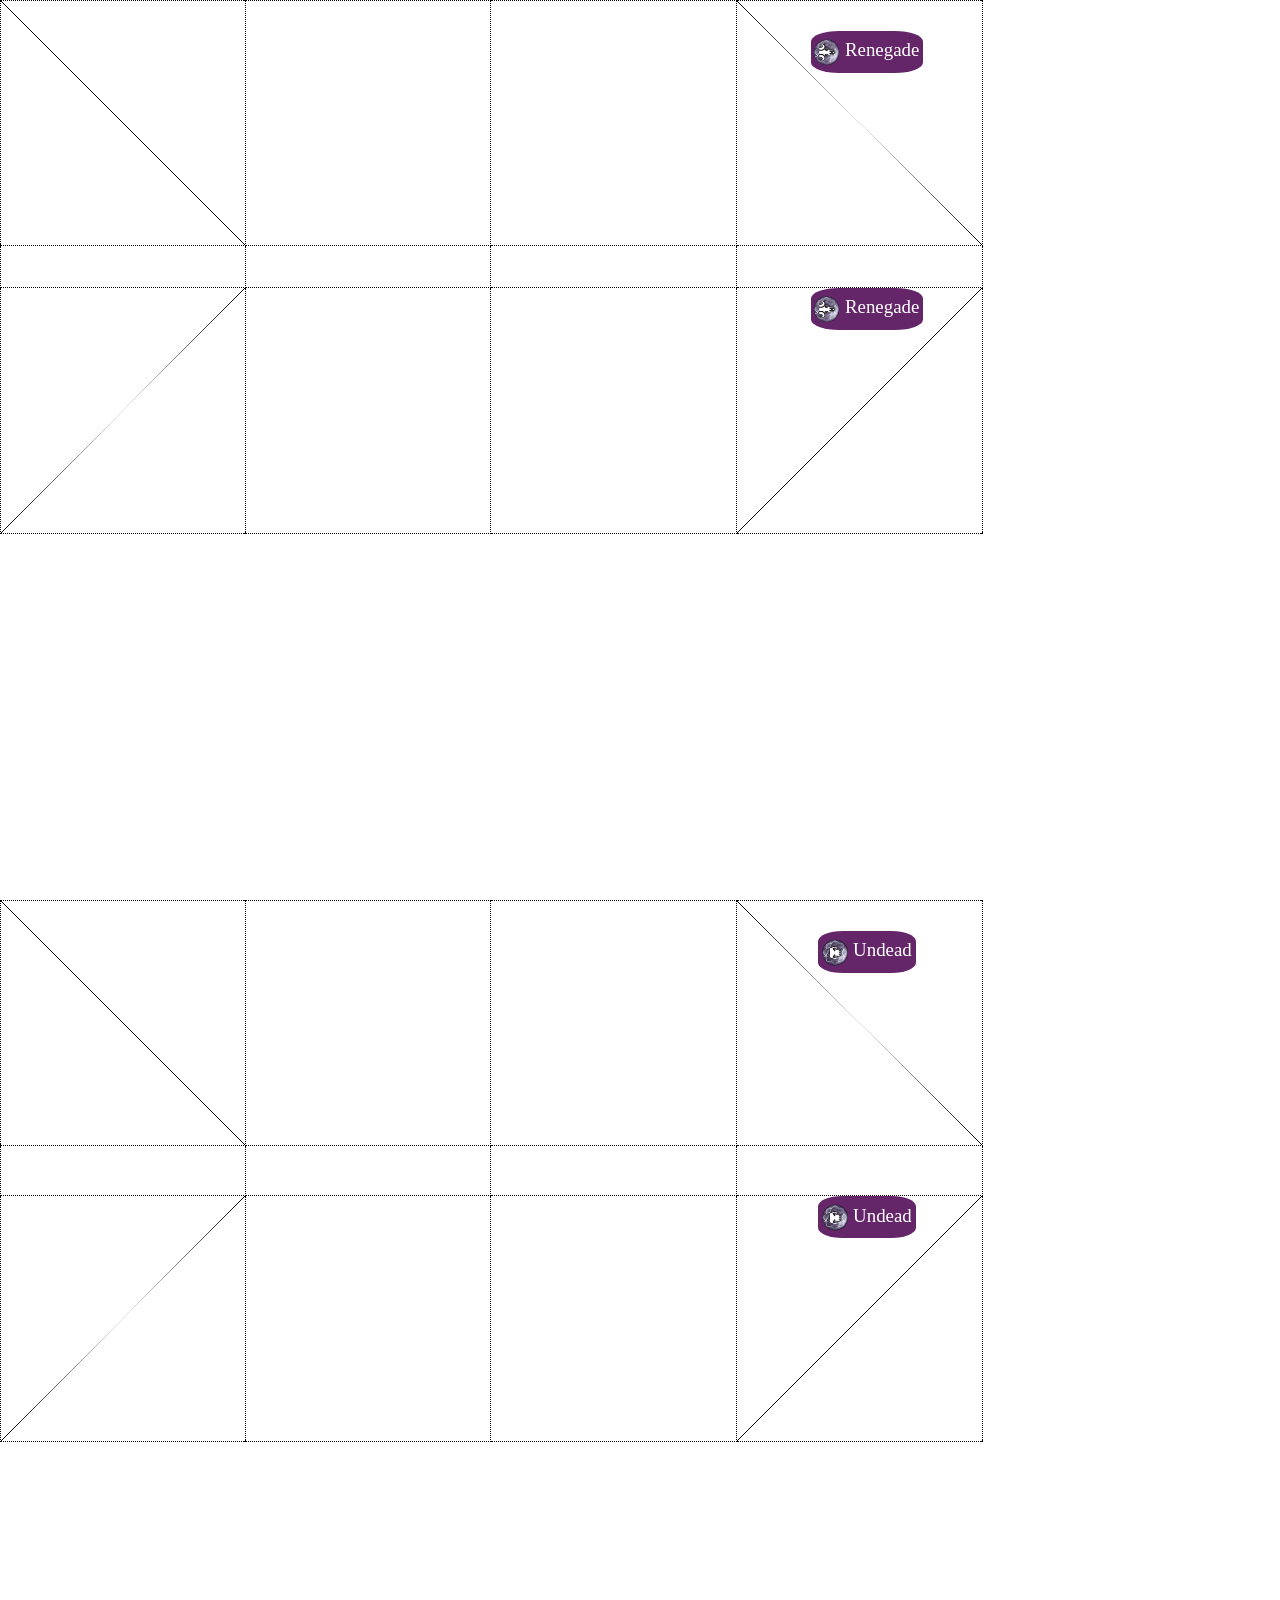
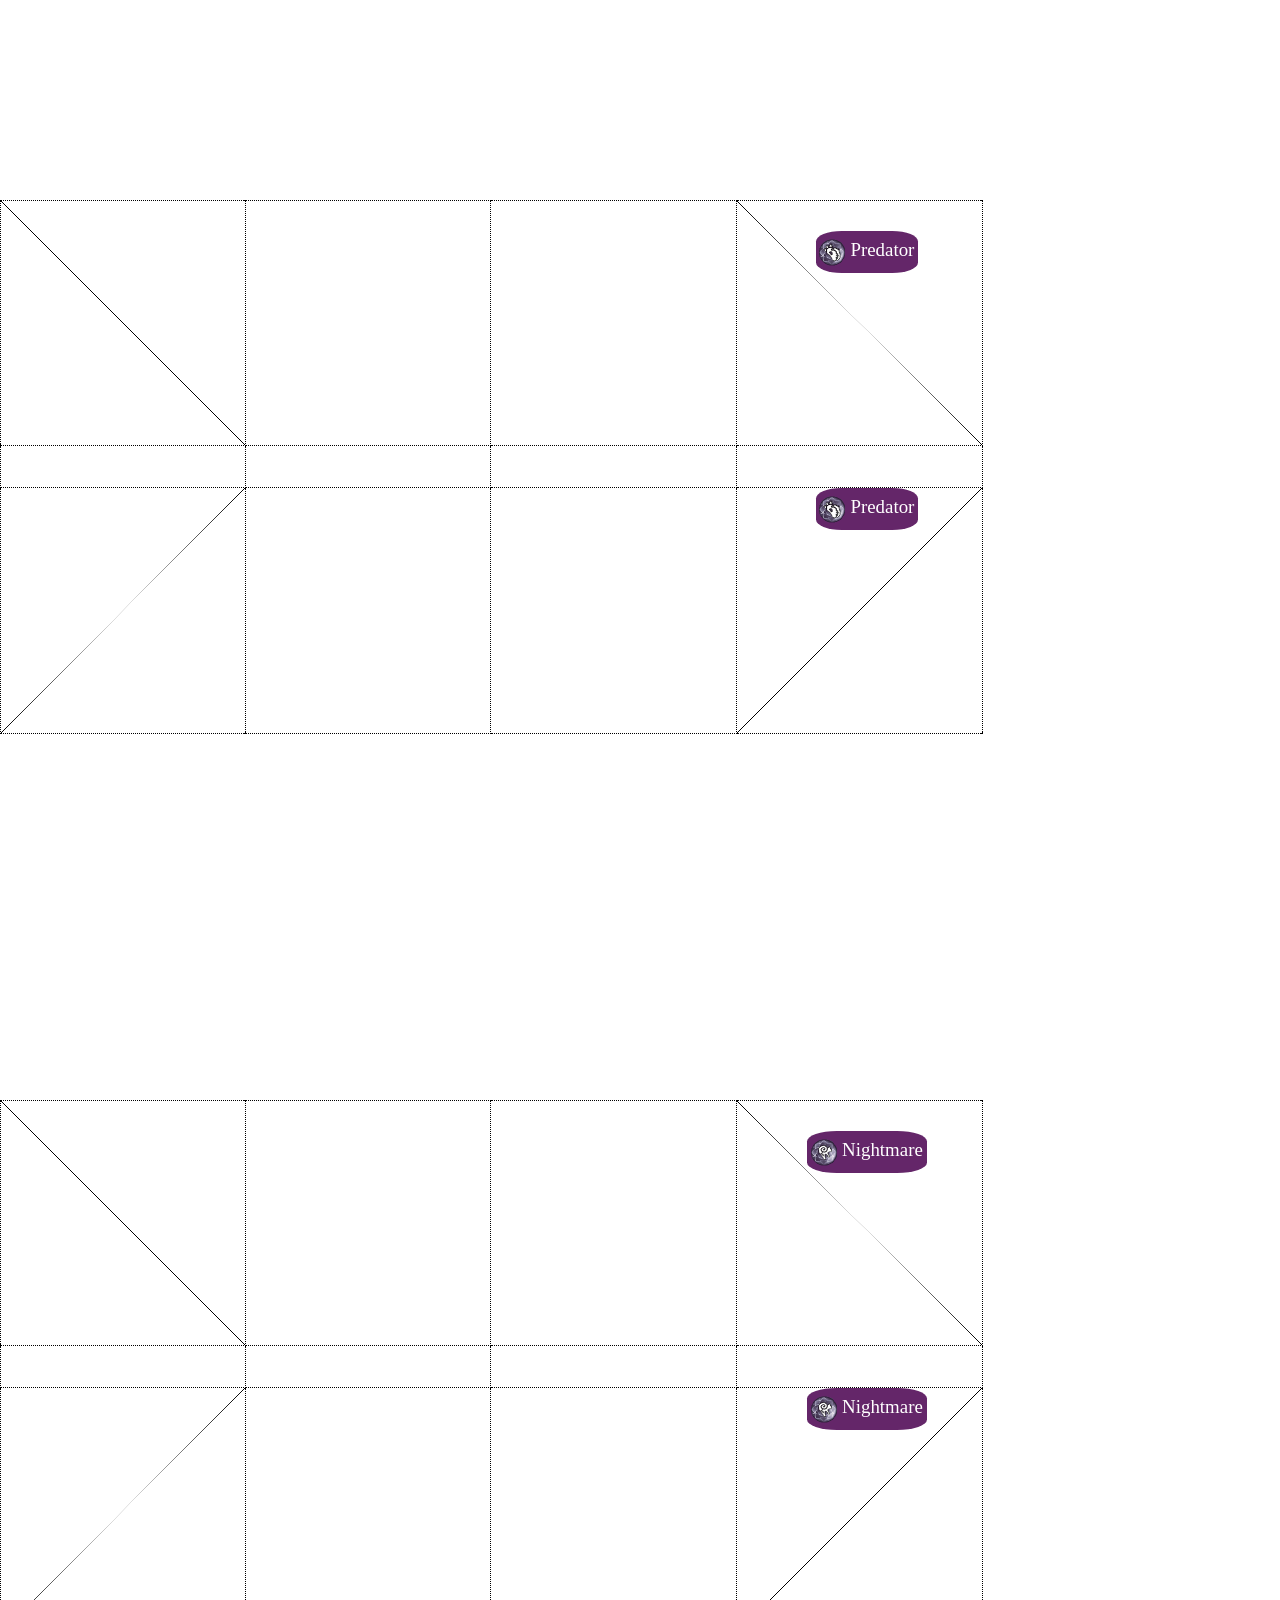
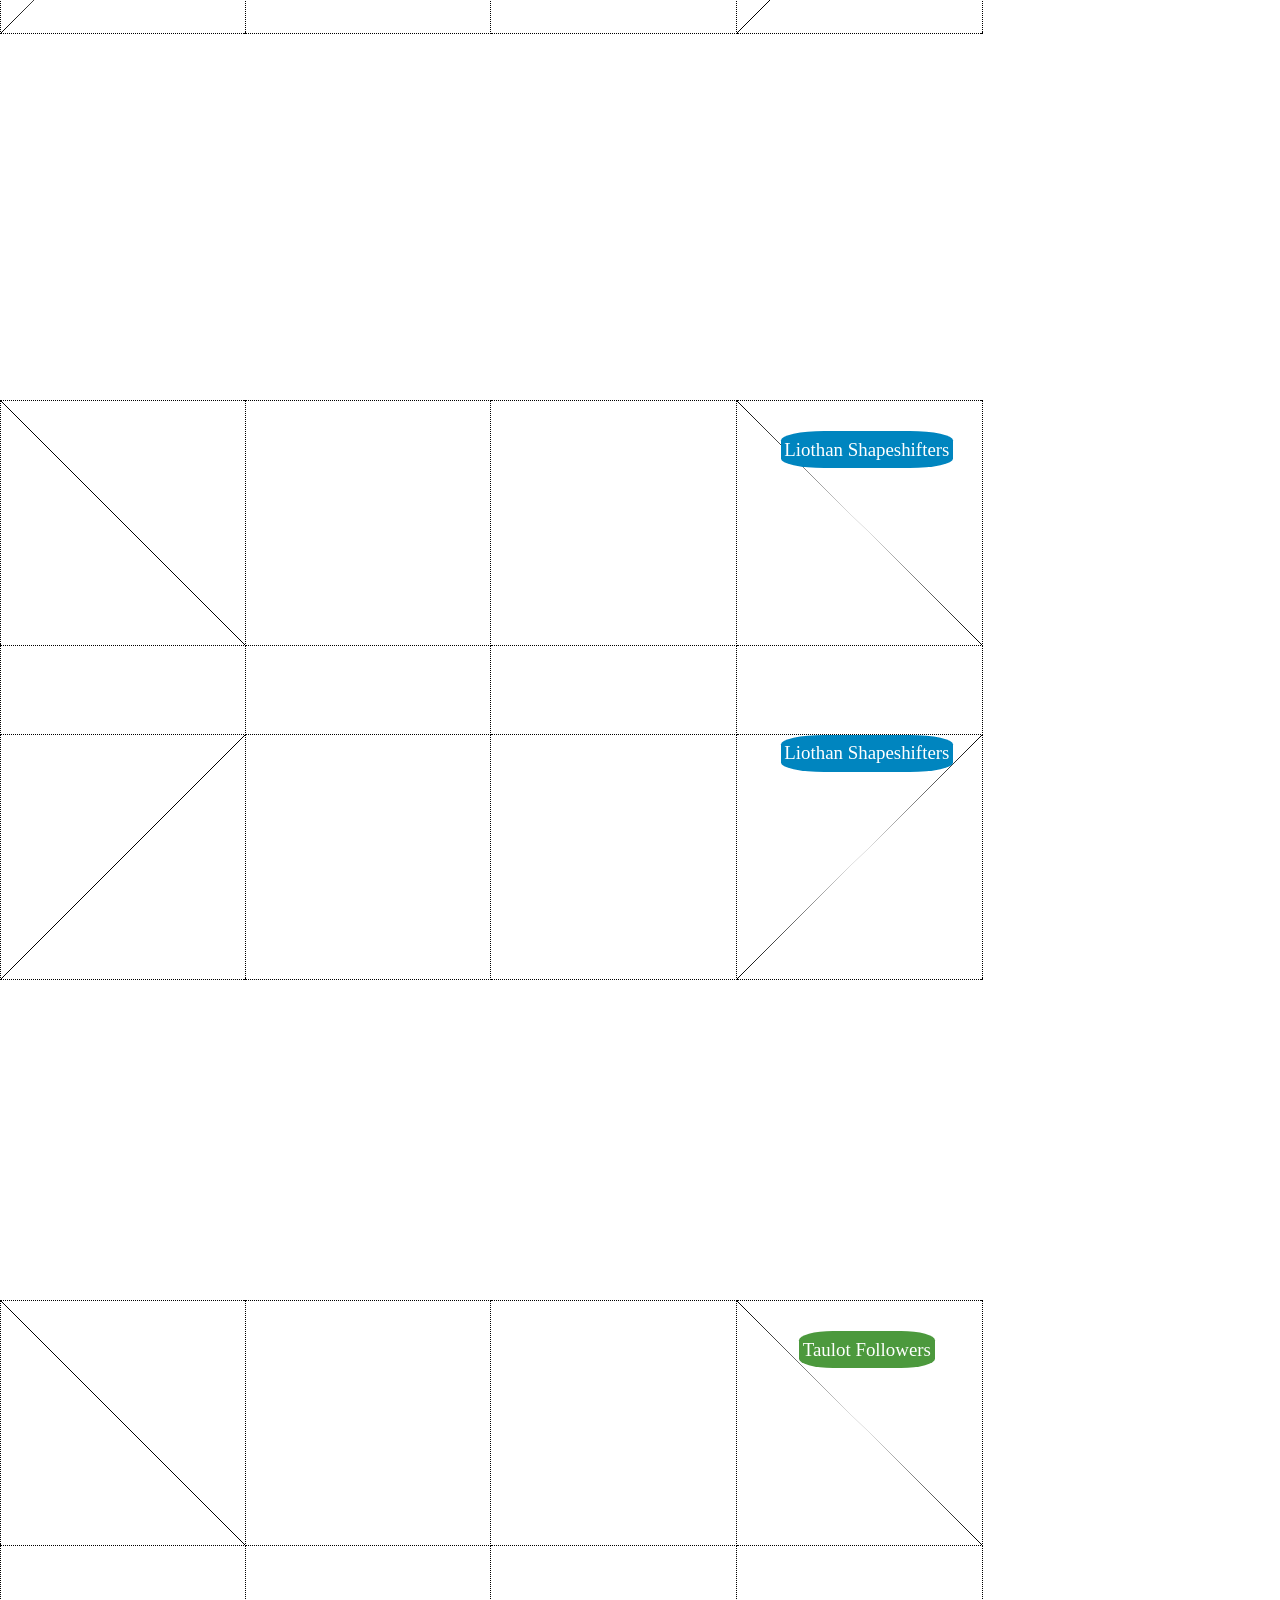
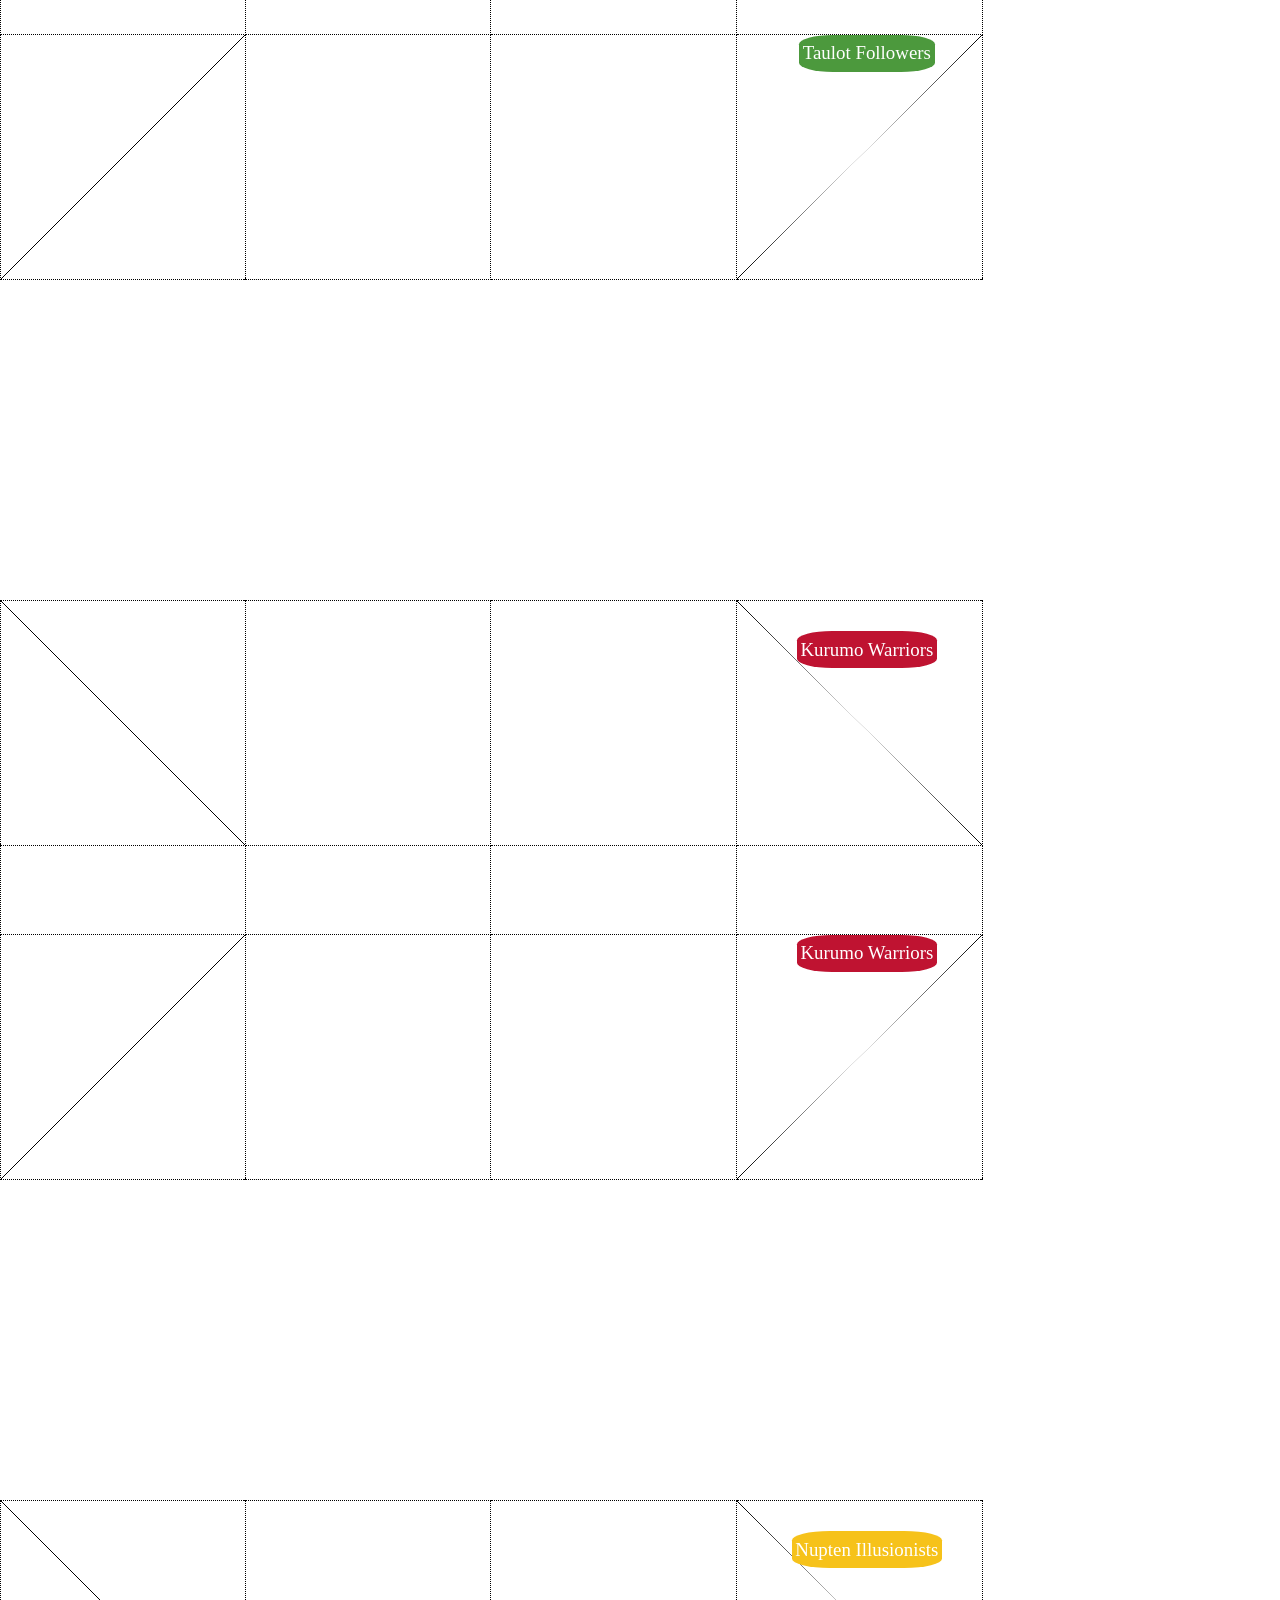
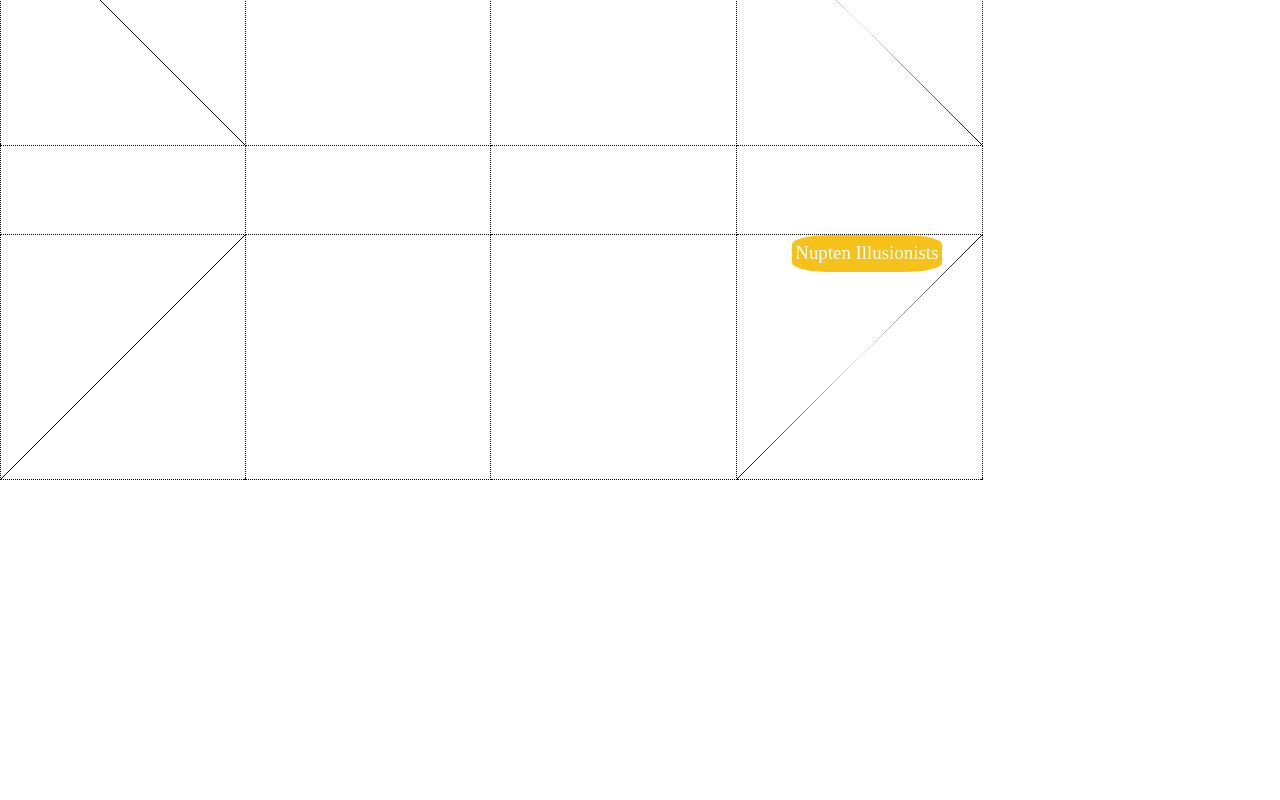
<file: skytear-horde/baggi-pockets-en-01-core.html>
<!DOCTYPE html>
<html>
<head>
  <meta charset='utf-8'>
  <meta http-equiv='X-UA-Compatible' content='IE=edge'>
  <title>Skytear Horde: Core - Baggi Pockets</title>
  <meta name='viewport' content='width=device-width, initial-scale=1'>
  <link rel='stylesheet' type='text/css' href='baggi-pockets-en.css'>
</head>
<body>

  <div class="page deck-horde deck-horde-renegade">
    <div class="frame">
      <!-- Row 1 -->
      <div class="row-1 col-1 diagonale-top">
        <div class="title">
          <i class="icon"></i>
        </div>
      </div>
      <div class="row-1 col-2">
        <div class="title"></div>
      </div>
      <div class="row-1 col-3">
        <div class="title"></div>
      </div>
      <div class="row-1 col-4 diagonale-top">
        <div class="title">
          <i class="icon"></i>
        </div>
      </div>
      <!-- Row 2 -->
      <div class="row-2 col-1">
        <div class="title"></div>
      </div>
      <div class="row-2 col-2">
        <div class="title"></div>
      </div>
      <div class="row-2 col-3">
        <div class="title"></div>
      </div>
      <div class="row-2 col-4">
        <div class="title"></div>
      </div>
      <!-- Row 3 -->
      <div class="row-3 col-1 diagonale-bottom">
        <div class="title"></div>
      </div>
      <div class="row-3 col-2">
        <div class="title"></div>
      </div>
      <div class="row-3 col-3">
        <div class="title"></div>
      </div>
      <div class="row-3 col-4 diagonale-bottom">
        <div class="title">
          <i class="icon"></i>
        </div>
      </div>
    </div>
  </div>

  <div class="page deck-horde deck-horde-undead">
    <div class="frame">
      <!-- Row 1 -->
      <div class="row-1 col-1 diagonale-top">
        <div class="title">
          <i class="icon"></i>
        </div>
      </div>
      <div class="row-1 col-2">
        <div class="title"></div>
      </div>
      <div class="row-1 col-3">
        <div class="title"></div>
      </div>
      <div class="row-1 col-4 diagonale-top">
        <div class="title">
          <i class="icon"></i>
        </div>
      </div>
      <!-- Row 2 -->
      <div class="row-2 col-1">
        <div class="title"></div>
      </div>
      <div class="row-2 col-2">
        <div class="title"></div>
      </div>
      <div class="row-2 col-3">
        <div class="title"></div>
      </div>
      <div class="row-2 col-4">
        <div class="title"></div>
      </div>
      <!-- Row 3 -->
      <div class="row-3 col-1 diagonale-bottom">
        <div class="title"></div>
      </div>
      <div class="row-3 col-2">
        <div class="title"></div>
      </div>
      <div class="row-3 col-3">
        <div class="title"></div>
      </div>
      <div class="row-3 col-4 diagonale-bottom">
        <div class="title">
          <i class="icon"></i>
        </div>
      </div>
    </div>
  </div>

  <div class="page deck-horde deck-horde-predator">
    <div class="frame">
      <!-- Row 1 -->
      <div class="row-1 col-1 diagonale-top">
        <div class="title">
          <i class="icon"></i>
        </div>
      </div>
      <div class="row-1 col-2">
        <div class="title"></div>
      </div>
      <div class="row-1 col-3">
        <div class="title"></div>
      </div>
      <div class="row-1 col-4 diagonale-top">
        <div class="title">
          <i class="icon"></i>
        </div>
      </div>
      <!-- Row 2 -->
      <div class="row-2 col-1">
        <div class="title"></div>
      </div>
      <div class="row-2 col-2">
        <div class="title"></div>
      </div>
      <div class="row-2 col-3">
        <div class="title"></div>
      </div>
      <div class="row-2 col-4">
        <div class="title"></div>
      </div>
      <!-- Row 3 -->
      <div class="row-3 col-1 diagonale-bottom">
        <div class="title"></div>
      </div>
      <div class="row-3 col-2">
        <div class="title"></div>
      </div>
      <div class="row-3 col-3">
        <div class="title"></div>
      </div>
      <div class="row-3 col-4 diagonale-bottom">
        <div class="title">
          <i class="icon"></i>
        </div>
      </div>
    </div>
  </div>

  <div class="page deck-horde deck-horde-nightmare">
    <div class="frame">
      <!-- Row 1 -->
      <div class="row-1 col-1 diagonale-top">
        <div class="title">
          <i class="icon"></i>
        </div>
      </div>
      <div class="row-1 col-2">
        <div class="title"></div>
      </div>
      <div class="row-1 col-3">
        <div class="title"></div>
      </div>
      <div class="row-1 col-4 diagonale-top">
        <div class="title">
          <i class="icon"></i>
        </div>
      </div>
      <!-- Row 2 -->
      <div class="row-2 col-1">
        <div class="title"></div>
      </div>
      <div class="row-2 col-2">
        <div class="title"></div>
      </div>
      <div class="row-2 col-3">
        <div class="title"></div>
      </div>
      <div class="row-2 col-4">
        <div class="title"></div>
      </div>
      <!-- Row 3 -->
      <div class="row-3 col-1 diagonale-bottom">
        <div class="title"></div>
      </div>
      <div class="row-3 col-2">
        <div class="title"></div>
      </div>
      <div class="row-3 col-3">
        <div class="title"></div>
      </div>
      <div class="row-3 col-4 diagonale-bottom">
        <div class="title">
          <i class="icon"></i>
        </div>
      </div>
    </div>
  </div>

  <div class="page deck-alliance-liothan deck-alliance-liothan-shapeshifters">
    <div class="frame">
      <!-- Row 1 -->
      <div class="row-1 col-1 diagonale-top">
        <div class="title"></div>
      </div>
      <div class="row-1 col-2">
        <div class="title"></div>
      </div>
      <div class="row-1 col-3">
        <div class="title"></div>
      </div>
      <div class="row-1 col-4 diagonale-top">
        <div class="title"></div>
      </div>
      <!-- Row 2 -->
      <div class="row-2 col-1">
        <div class="title"></div>
      </div>
      <div class="row-2 col-2">
        <div class="title"></div>
      </div>
      <div class="row-2 col-3">
        <div class="title"></div>
      </div>
      <div class="row-2 col-4">
        <div class="title"></div>
      </div>
      <!-- Row 3 -->
      <div class="row-3 col-1 diagonale-bottom">
        <div class="title"></div>
      </div>
      <div class="row-3 col-2">
        <div class="title"></div>
      </div>
      <div class="row-3 col-3">
        <div class="title"></div>
      </div>
      <div class="row-3 col-4 diagonale-bottom">
        <div class="title"></div>
      </div>
    </div>
  </div>

  <div class="page deck-alliance-taulot deck-alliance-taulot-followers">
    <div class="frame">
      <!-- Row 1 -->
      <div class="row-1 col-1 diagonale-top">
        <div class="title"></div>
      </div>
      <div class="row-1 col-2">
        <div class="title"></div>
      </div>
      <div class="row-1 col-3">
        <div class="title"></div>
      </div>
      <div class="row-1 col-4 diagonale-top">
        <div class="title"></div>
      </div>
      <!-- Row 2 -->
      <div class="row-2 col-1">
        <div class="title"></div>
      </div>
      <div class="row-2 col-2">
        <div class="title"></div>
      </div>
      <div class="row-2 col-3">
        <div class="title"></div>
      </div>
      <div class="row-2 col-4">
        <div class="title"></div>
      </div>
      <!-- Row 3 -->
      <div class="row-3 col-1 diagonale-bottom">
        <div class="title"></div>
      </div>
      <div class="row-3 col-2">
        <div class="title"></div>
      </div>
      <div class="row-3 col-3">
        <div class="title"></div>
      </div>
      <div class="row-3 col-4 diagonale-bottom">
        <div class="title"></div>
      </div>
    </div>
  </div>

  <div class="page deck-alliance-kurumo deck-alliance-kurumo-warriors">
    <div class="frame">
      <!-- Row 1 -->
      <div class="row-1 col-1 diagonale-top">
        <div class="title"></div>
      </div>
      <div class="row-1 col-2">
        <div class="title"></div>
      </div>
      <div class="row-1 col-3">
        <div class="title"></div>
      </div>
      <div class="row-1 col-4 diagonale-top">
        <div class="title"></div>
      </div>
      <!-- Row 2 -->
      <div class="row-2 col-1">
        <div class="title"></div>
      </div>
      <div class="row-2 col-2">
        <div class="title"></div>
      </div>
      <div class="row-2 col-3">
        <div class="title"></div>
      </div>
      <div class="row-2 col-4">
        <div class="title"></div>
      </div>
      <!-- Row 3 -->
      <div class="row-3 col-1 diagonale-bottom">
        <div class="title"></div>
      </div>
      <div class="row-3 col-2">
        <div class="title"></div>
      </div>
      <div class="row-3 col-3">
        <div class="title"></div>
      </div>
      <div class="row-3 col-4 diagonale-bottom">
        <div class="title"></div>
      </div>
    </div>
  </div>

  <div class="page deck-alliance-nupten deck-alliance-nupten-illusionists">
    <div class="frame">
      <!-- Row 1 -->
      <div class="row-1 col-1 diagonale-top">
        <div class="title"></div>
      </div>
      <div class="row-1 col-2">
        <div class="title"></div>
      </div>
      <div class="row-1 col-3">
        <div class="title"></div>
      </div>
      <div class="row-1 col-4 diagonale-top">
        <div class="title"></div>
      </div>
      <!-- Row 2 -->
      <div class="row-2 col-1">
        <div class="title"></div>
      </div>
      <div class="row-2 col-2">
        <div class="title"></div>
      </div>
      <div class="row-2 col-3">
        <div class="title"></div>
      </div>
      <div class="row-2 col-4">
        <div class="title"></div>
      </div>
      <!-- Row 3 -->
      <div class="row-3 col-1 diagonale-bottom">
        <div class="title"></div>
      </div>
      <div class="row-3 col-2">
        <div class="title"></div>
      </div>
      <div class="row-3 col-3">
        <div class="title"></div>
      </div>
      <div class="row-3 col-4 diagonale-bottom">
        <div class="title"></div>
      </div>
    </div>
  </div>
</body>
</html>
</file>
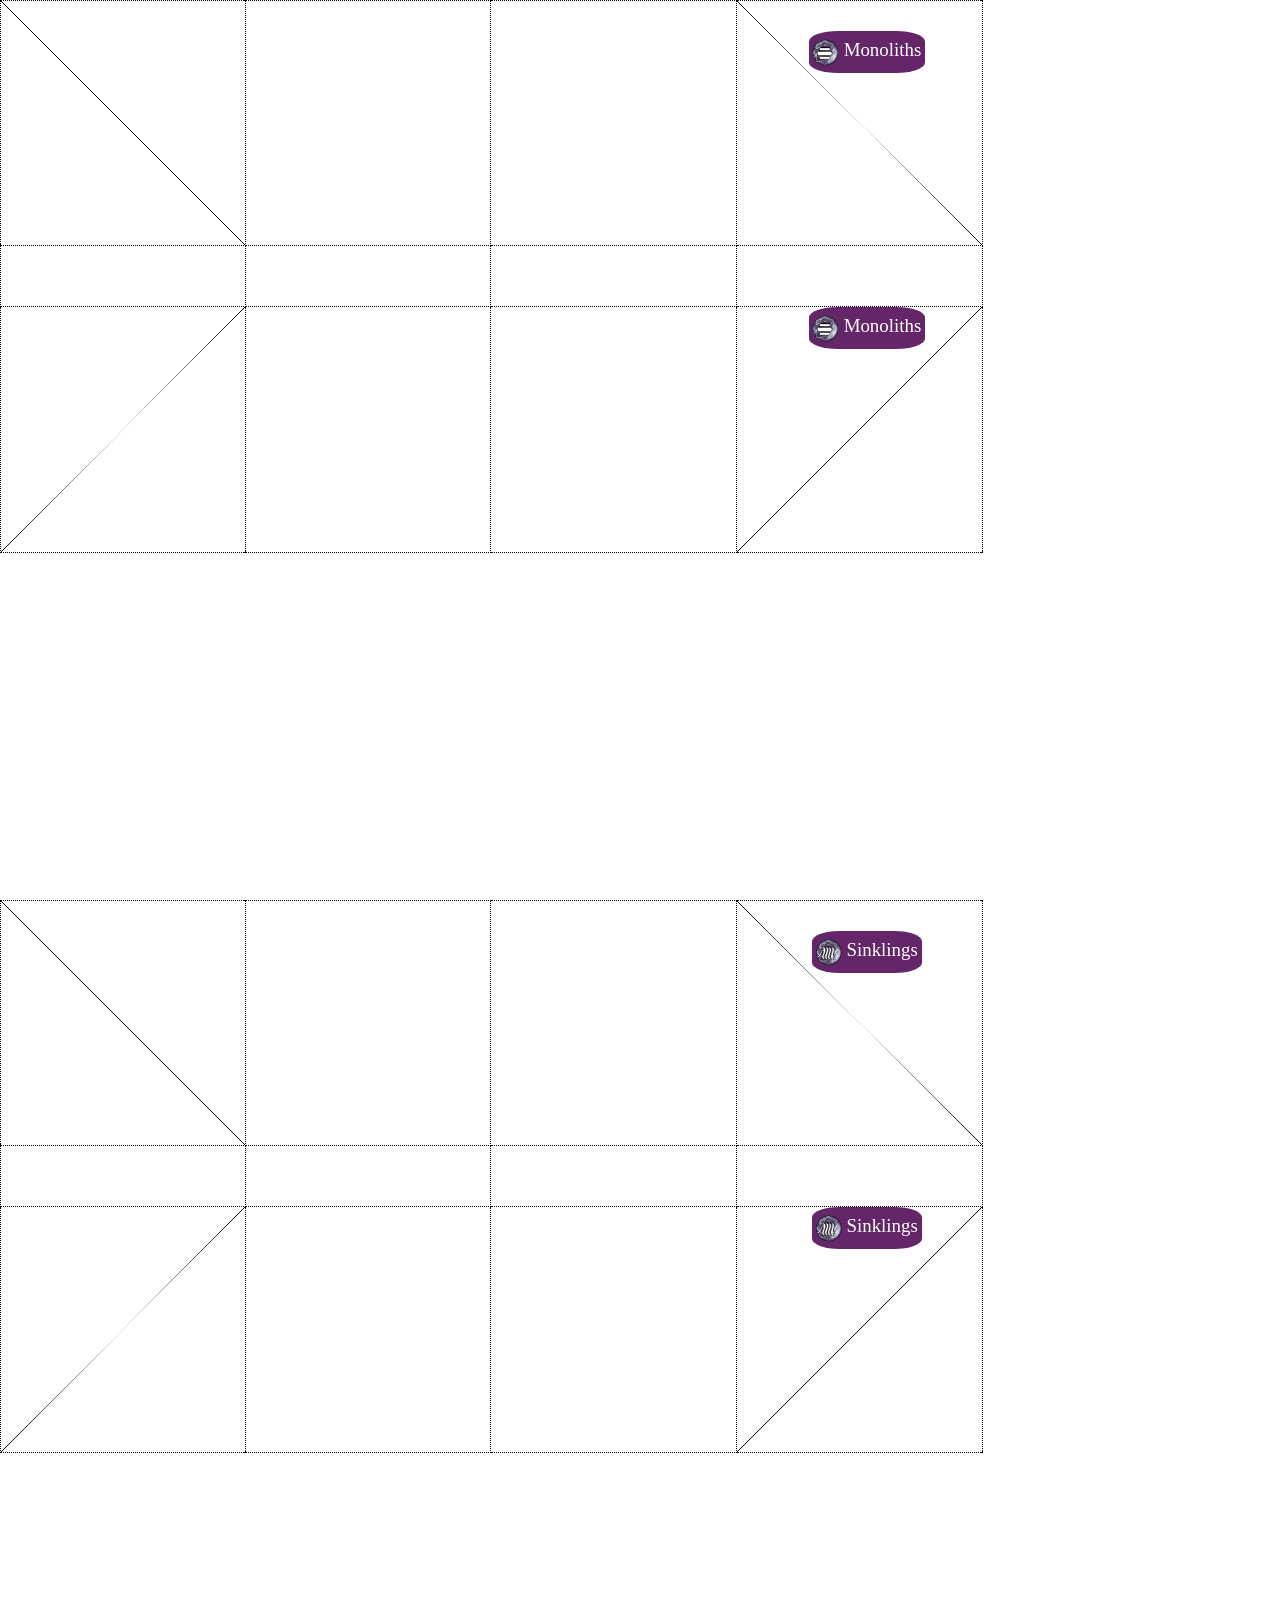
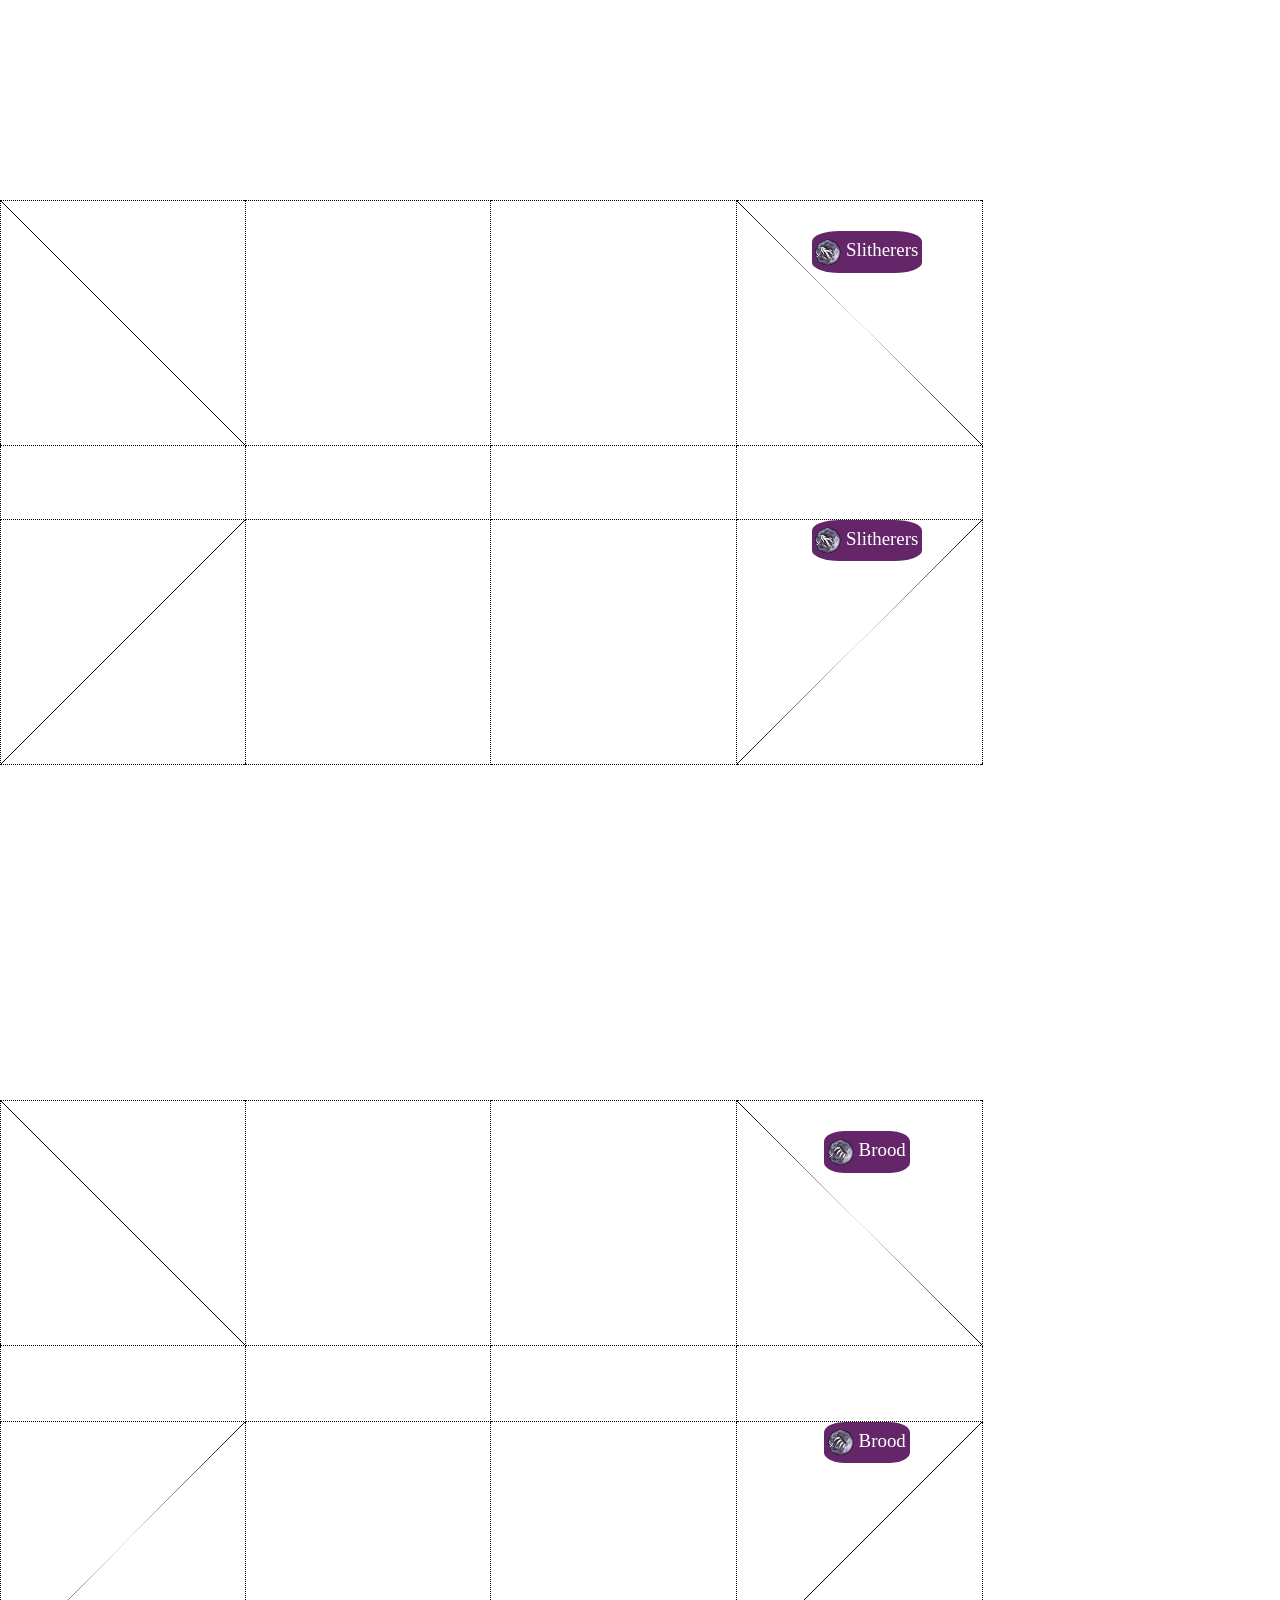
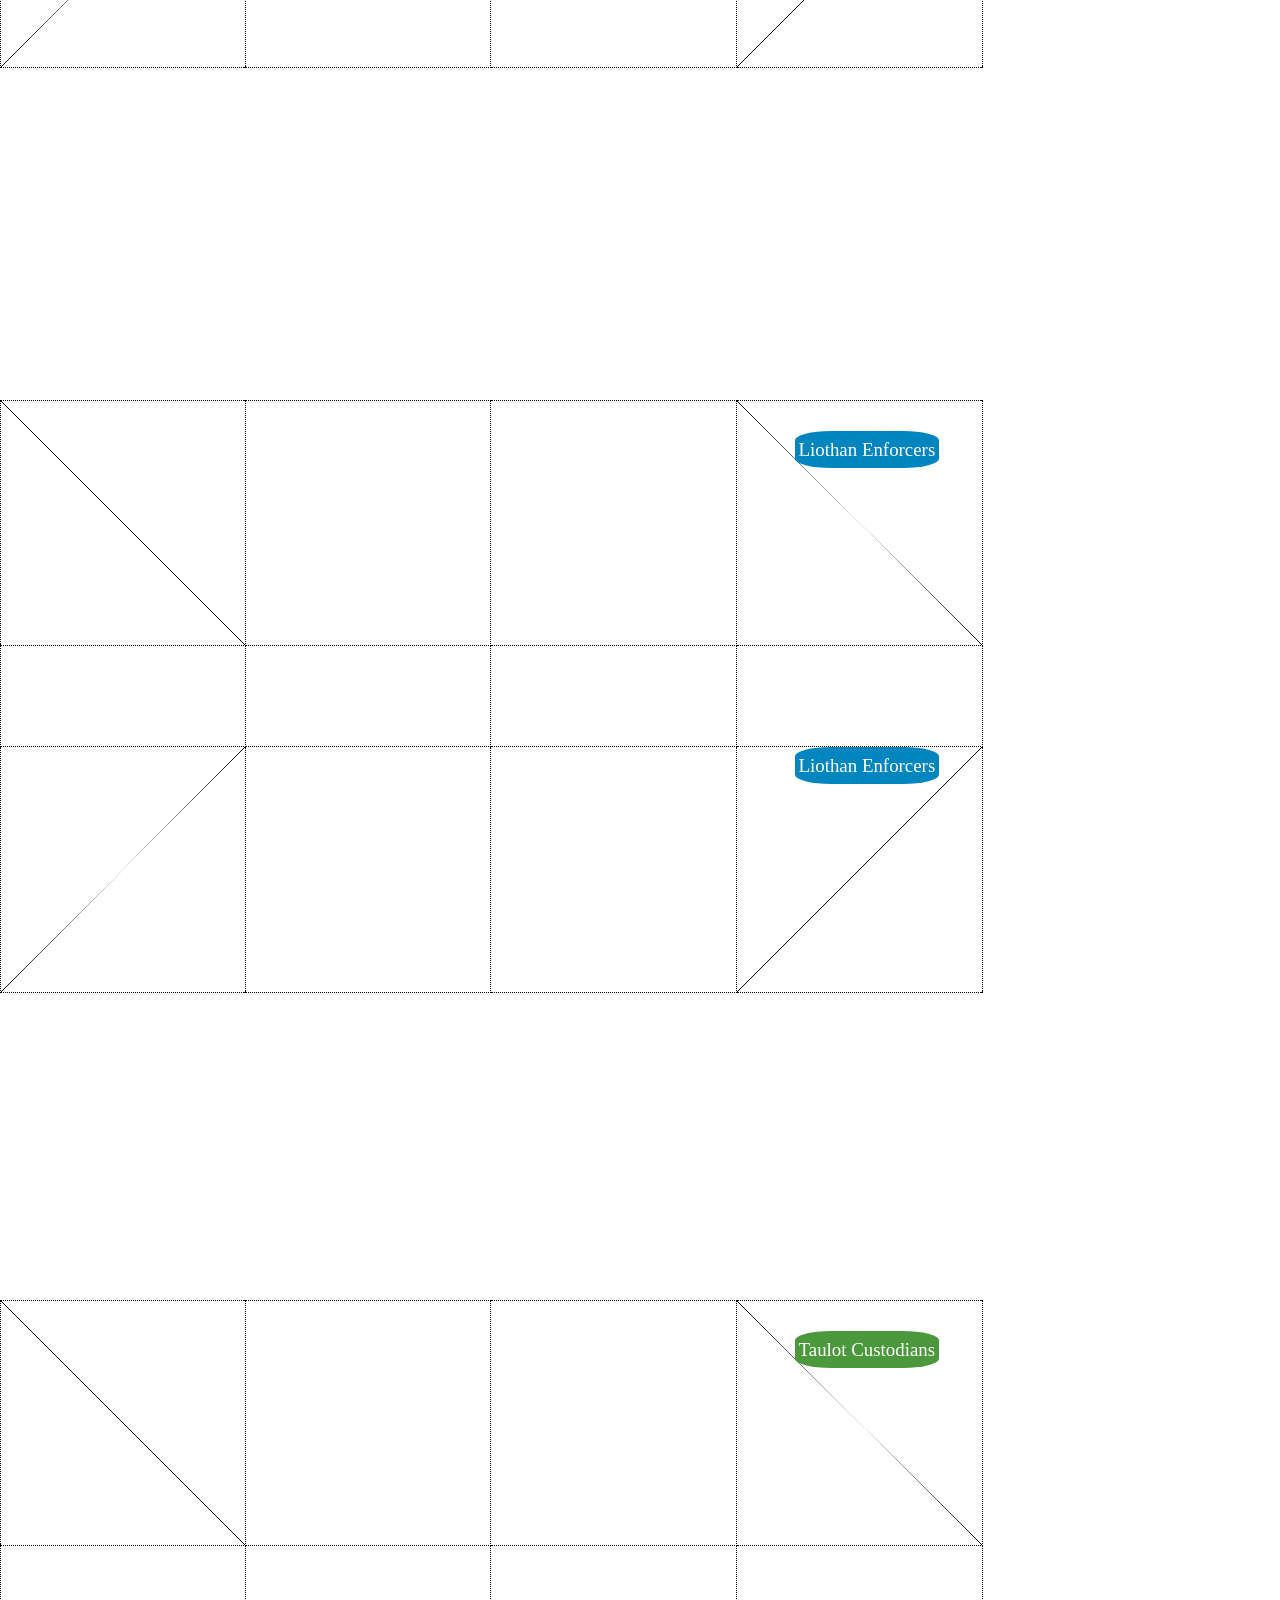
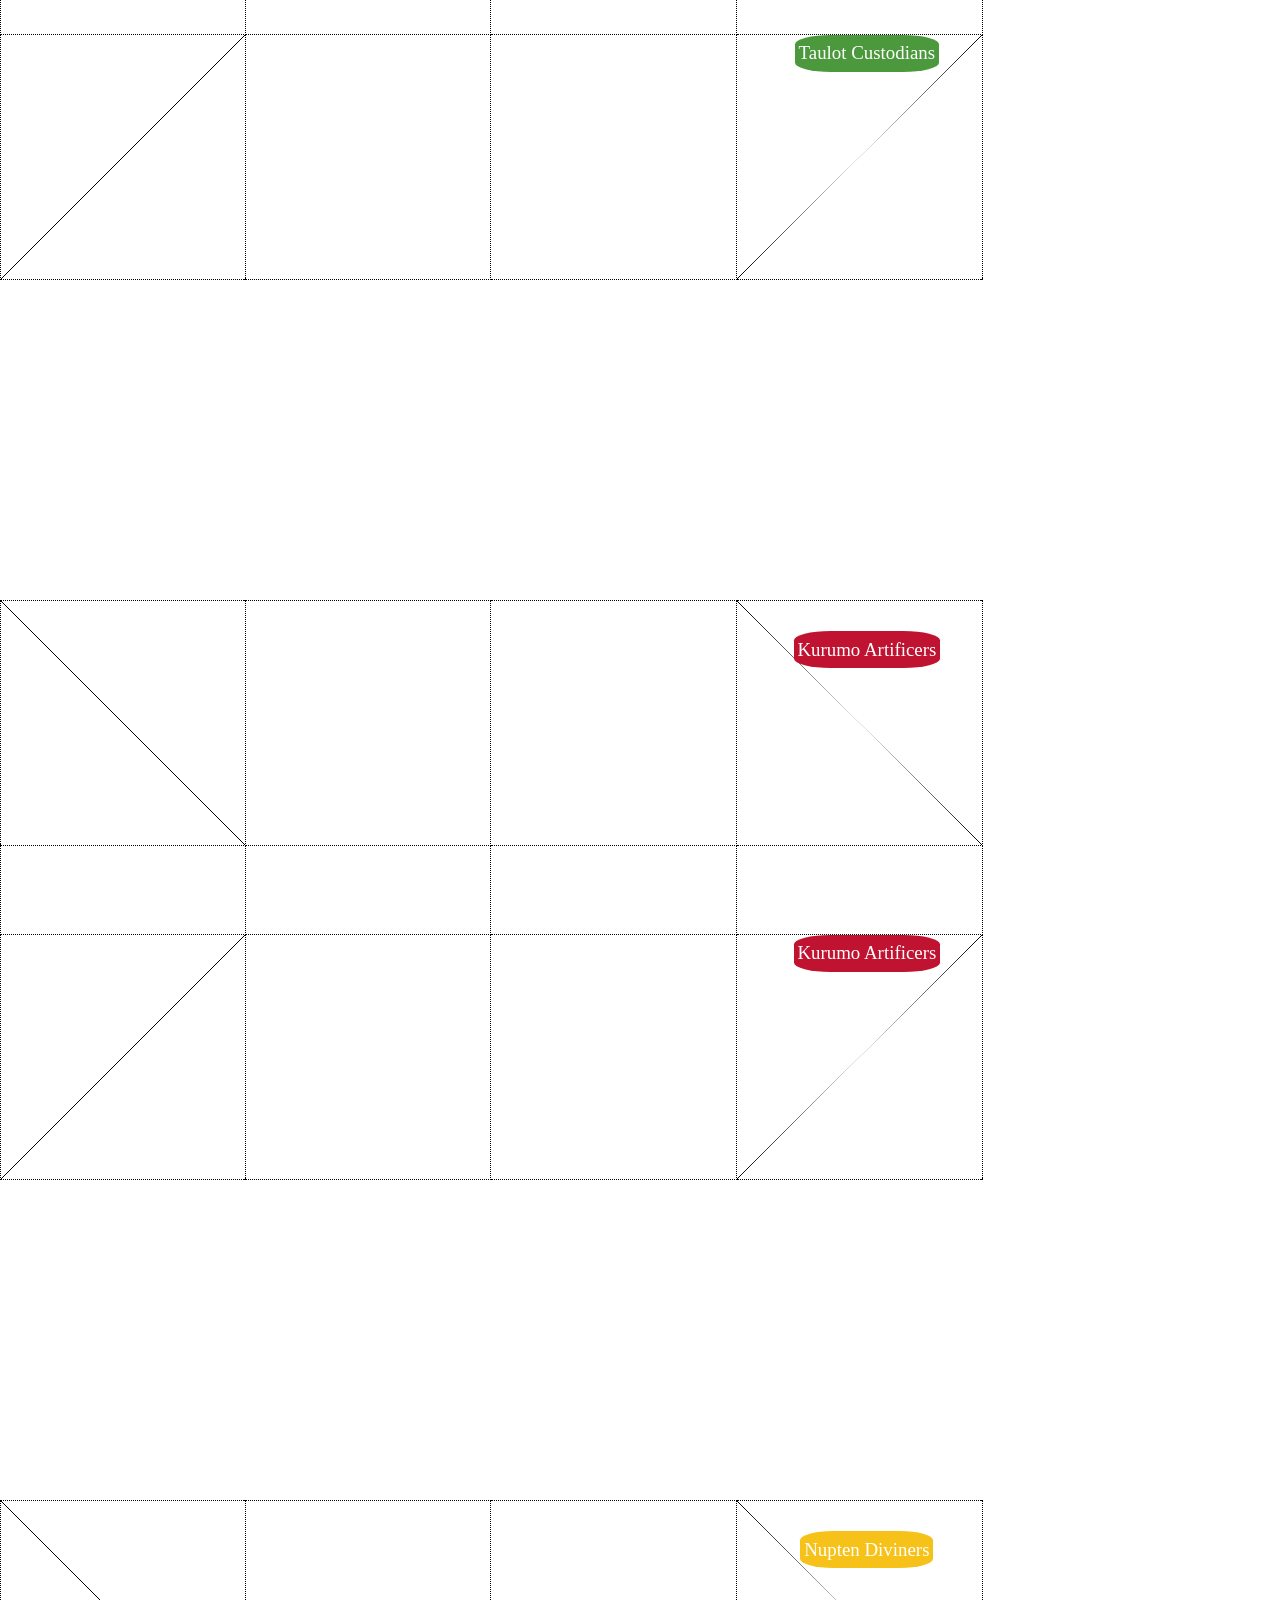
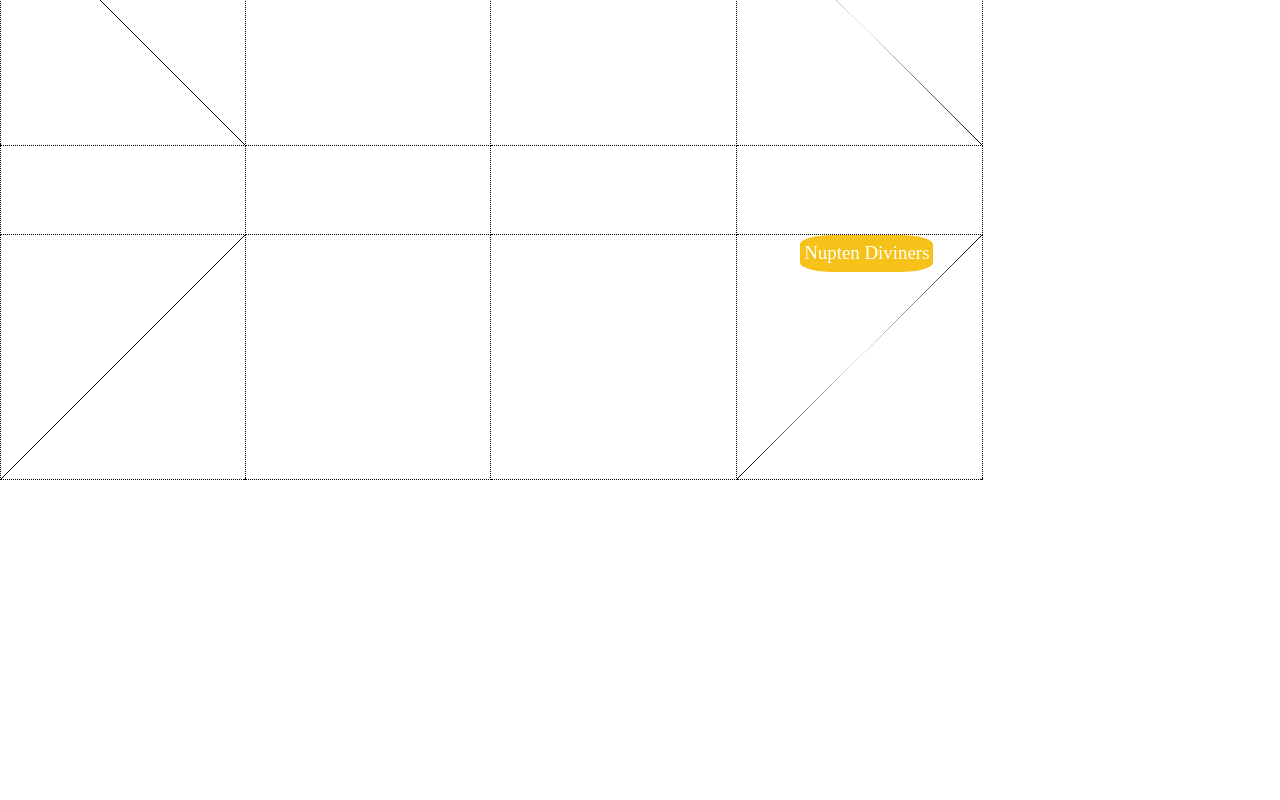
<file: skytear-horde/baggi-pockets-en-02-monoliths.html>
<!DOCTYPE html>
<html>
<head>
  <meta charset='utf-8'>
  <meta http-equiv='X-UA-Compatible' content='IE=edge'>
  <title>Skytear Horde: Monoliths - Baggi Pockets</title>
  <meta name='viewport' content='width=device-width, initial-scale=1'>
  <link rel='stylesheet' type='text/css' href='baggi-pockets-en.css'>
</head>
<body>

  <div class="page deck-horde deck-horde-monoliths">
    <div class="frame">
      <!-- Row 1 -->
      <div class="row-1 col-1 diagonale-top">
        <div class="title">
          <i class="icon"></i>
        </div>
      </div>
      <div class="row-1 col-2">
        <div class="title"></div>
      </div>
      <div class="row-1 col-3">
        <div class="title"></div>
      </div>
      <div class="row-1 col-4 diagonale-top">
        <div class="title">
          <i class="icon"></i>
        </div>
      </div>
      <!-- Row 2 -->
      <div class="row-2 col-1">
        <div class="title"></div>
      </div>
      <div class="row-2 col-2">
        <div class="title"></div>
      </div>
      <div class="row-2 col-3">
        <div class="title"></div>
      </div>
      <div class="row-2 col-4">
        <div class="title"></div>
      </div>
      <!-- Row 3 -->
      <div class="row-3 col-1 diagonale-bottom">
        <div class="title"></div>
      </div>
      <div class="row-3 col-2">
        <div class="title"></div>
      </div>
      <div class="row-3 col-3">
        <div class="title"></div>
      </div>
      <div class="row-3 col-4 diagonale-bottom">
        <div class="title">
          <i class="icon"></i>
        </div>
      </div>
    </div>
  </div>

  <div class="page deck-horde deck-horde-sinklings">
    <div class="frame">
      <!-- Row 1 -->
      <div class="row-1 col-1 diagonale-top">
        <div class="title">
          <i class="icon"></i>
        </div>
      </div>
      <div class="row-1 col-2">
        <div class="title"></div>
      </div>
      <div class="row-1 col-3">
        <div class="title"></div>
      </div>
      <div class="row-1 col-4 diagonale-top">
        <div class="title">
          <i class="icon"></i>
        </div>
      </div>
      <!-- Row 2 -->
      <div class="row-2 col-1">
        <div class="title"></div>
      </div>
      <div class="row-2 col-2">
        <div class="title"></div>
      </div>
      <div class="row-2 col-3">
        <div class="title"></div>
      </div>
      <div class="row-2 col-4">
        <div class="title"></div>
      </div>
      <!-- Row 3 -->
      <div class="row-3 col-1 diagonale-bottom">
        <div class="title"></div>
      </div>
      <div class="row-3 col-2">
        <div class="title"></div>
      </div>
      <div class="row-3 col-3">
        <div class="title"></div>
      </div>
      <div class="row-3 col-4 diagonale-bottom">
        <div class="title">
          <i class="icon"></i>
        </div>
      </div>
    </div>
  </div>

  <div class="page deck-horde deck-horde-slitherers">
    <div class="frame">
      <!-- Row 1 -->
      <div class="row-1 col-1 diagonale-top">
        <div class="title">
          <i class="icon"></i>
        </div>
      </div>
      <div class="row-1 col-2">
        <div class="title"></div>
      </div>
      <div class="row-1 col-3">
        <div class="title"></div>
      </div>
      <div class="row-1 col-4 diagonale-top">
        <div class="title">
          <i class="icon"></i>
        </div>
      </div>
      <!-- Row 2 -->
      <div class="row-2 col-1">
        <div class="title"></div>
      </div>
      <div class="row-2 col-2">
        <div class="title"></div>
      </div>
      <div class="row-2 col-3">
        <div class="title"></div>
      </div>
      <div class="row-2 col-4">
        <div class="title"></div>
      </div>
      <!-- Row 3 -->
      <div class="row-3 col-1 diagonale-bottom">
        <div class="title"></div>
      </div>
      <div class="row-3 col-2">
        <div class="title"></div>
      </div>
      <div class="row-3 col-3">
        <div class="title"></div>
      </div>
      <div class="row-3 col-4 diagonale-bottom">
        <div class="title">
          <i class="icon"></i>
        </div>
      </div>
    </div>
  </div>

  <div class="page deck-horde deck-horde-brood">
    <div class="frame">
      <!-- Row 1 -->
      <div class="row-1 col-1 diagonale-top">
        <div class="title">
          <i class="icon"></i>
        </div>
      </div>
      <div class="row-1 col-2">
        <div class="title"></div>
      </div>
      <div class="row-1 col-3">
        <div class="title"></div>
      </div>
      <div class="row-1 col-4 diagonale-top">
        <div class="title">
          <i class="icon"></i>
        </div>
      </div>
      <!-- Row 2 -->
      <div class="row-2 col-1">
        <div class="title"></div>
      </div>
      <div class="row-2 col-2">
        <div class="title"></div>
      </div>
      <div class="row-2 col-3">
        <div class="title"></div>
      </div>
      <div class="row-2 col-4">
        <div class="title"></div>
      </div>
      <!-- Row 3 -->
      <div class="row-3 col-1 diagonale-bottom">
        <div class="title"></div>
      </div>
      <div class="row-3 col-2">
        <div class="title"></div>
      </div>
      <div class="row-3 col-3">
        <div class="title"></div>
      </div>
      <div class="row-3 col-4 diagonale-bottom">
        <div class="title">
          <i class="icon"></i>
        </div>
      </div>
    </div>
  </div>

  <div class="page deck-alliance-liothan deck-alliance-liothan-enforcers">
    <div class="frame">
      <!-- Row 1 -->
      <div class="row-1 col-1 diagonale-top">
        <div class="title"></div>
      </div>
      <div class="row-1 col-2">
        <div class="title"></div>
      </div>
      <div class="row-1 col-3">
        <div class="title"></div>
      </div>
      <div class="row-1 col-4 diagonale-top">
        <div class="title"></div>
      </div>
      <!-- Row 2 -->
      <div class="row-2 col-1">
        <div class="title"></div>
      </div>
      <div class="row-2 col-2">
        <div class="title"></div>
      </div>
      <div class="row-2 col-3">
        <div class="title"></div>
      </div>
      <div class="row-2 col-4">
        <div class="title"></div>
      </div>
      <!-- Row 3 -->
      <div class="row-3 col-1 diagonale-bottom">
        <div class="title"></div>
      </div>
      <div class="row-3 col-2">
        <div class="title"></div>
      </div>
      <div class="row-3 col-3">
        <div class="title"></div>
      </div>
      <div class="row-3 col-4 diagonale-bottom">
        <div class="title"></div>
      </div>
    </div>
  </div>

  <div class="page deck-alliance-taulot deck-alliance-taulot-custodians">
    <div class="frame">
      <!-- Row 1 -->
      <div class="row-1 col-1 diagonale-top">
        <div class="title"></div>
      </div>
      <div class="row-1 col-2">
        <div class="title"></div>
      </div>
      <div class="row-1 col-3">
        <div class="title"></div>
      </div>
      <div class="row-1 col-4 diagonale-top">
        <div class="title"></div>
      </div>
      <!-- Row 2 -->
      <div class="row-2 col-1">
        <div class="title"></div>
      </div>
      <div class="row-2 col-2">
        <div class="title"></div>
      </div>
      <div class="row-2 col-3">
        <div class="title"></div>
      </div>
      <div class="row-2 col-4">
        <div class="title"></div>
      </div>
      <!-- Row 3 -->
      <div class="row-3 col-1 diagonale-bottom">
        <div class="title"></div>
      </div>
      <div class="row-3 col-2">
        <div class="title"></div>
      </div>
      <div class="row-3 col-3">
        <div class="title"></div>
      </div>
      <div class="row-3 col-4 diagonale-bottom">
        <div class="title"></div>
      </div>
    </div>
  </div>

  <div class="page deck-alliance-kurumo deck-alliance-kurumo-artificers">
    <div class="frame">
      <!-- Row 1 -->
      <div class="row-1 col-1 diagonale-top">
        <div class="title"></div>
      </div>
      <div class="row-1 col-2">
        <div class="title"></div>
      </div>
      <div class="row-1 col-3">
        <div class="title"></div>
      </div>
      <div class="row-1 col-4 diagonale-top">
        <div class="title"></div>
      </div>
      <!-- Row 2 -->
      <div class="row-2 col-1">
        <div class="title"></div>
      </div>
      <div class="row-2 col-2">
        <div class="title"></div>
      </div>
      <div class="row-2 col-3">
        <div class="title"></div>
      </div>
      <div class="row-2 col-4">
        <div class="title"></div>
      </div>
      <!-- Row 3 -->
      <div class="row-3 col-1 diagonale-bottom">
        <div class="title"></div>
      </div>
      <div class="row-3 col-2">
        <div class="title"></div>
      </div>
      <div class="row-3 col-3">
        <div class="title"></div>
      </div>
      <div class="row-3 col-4 diagonale-bottom">
        <div class="title"></div>
      </div>
    </div>
  </div>

  <div class="page deck-alliance-nupten deck-alliance-nupten-diviners">
    <div class="frame">
      <!-- Row 1 -->
      <div class="row-1 col-1 diagonale-top">
        <div class="title"></div>
      </div>
      <div class="row-1 col-2">
        <div class="title"></div>
      </div>
      <div class="row-1 col-3">
        <div class="title"></div>
      </div>
      <div class="row-1 col-4 diagonale-top">
        <div class="title"></div>
      </div>
      <!-- Row 2 -->
      <div class="row-2 col-1">
        <div class="title"></div>
      </div>
      <div class="row-2 col-2">
        <div class="title"></div>
      </div>
      <div class="row-2 col-3">
        <div class="title"></div>
      </div>
      <div class="row-2 col-4">
        <div class="title"></div>
      </div>
      <!-- Row 3 -->
      <div class="row-3 col-1 diagonale-bottom">
        <div class="title"></div>
      </div>
      <div class="row-3 col-2">
        <div class="title"></div>
      </div>
      <div class="row-3 col-3">
        <div class="title"></div>
      </div>
      <div class="row-3 col-4 diagonale-bottom">
        <div class="title"></div>
      </div>
    </div>
  </div>
</body>
</html>
</file>
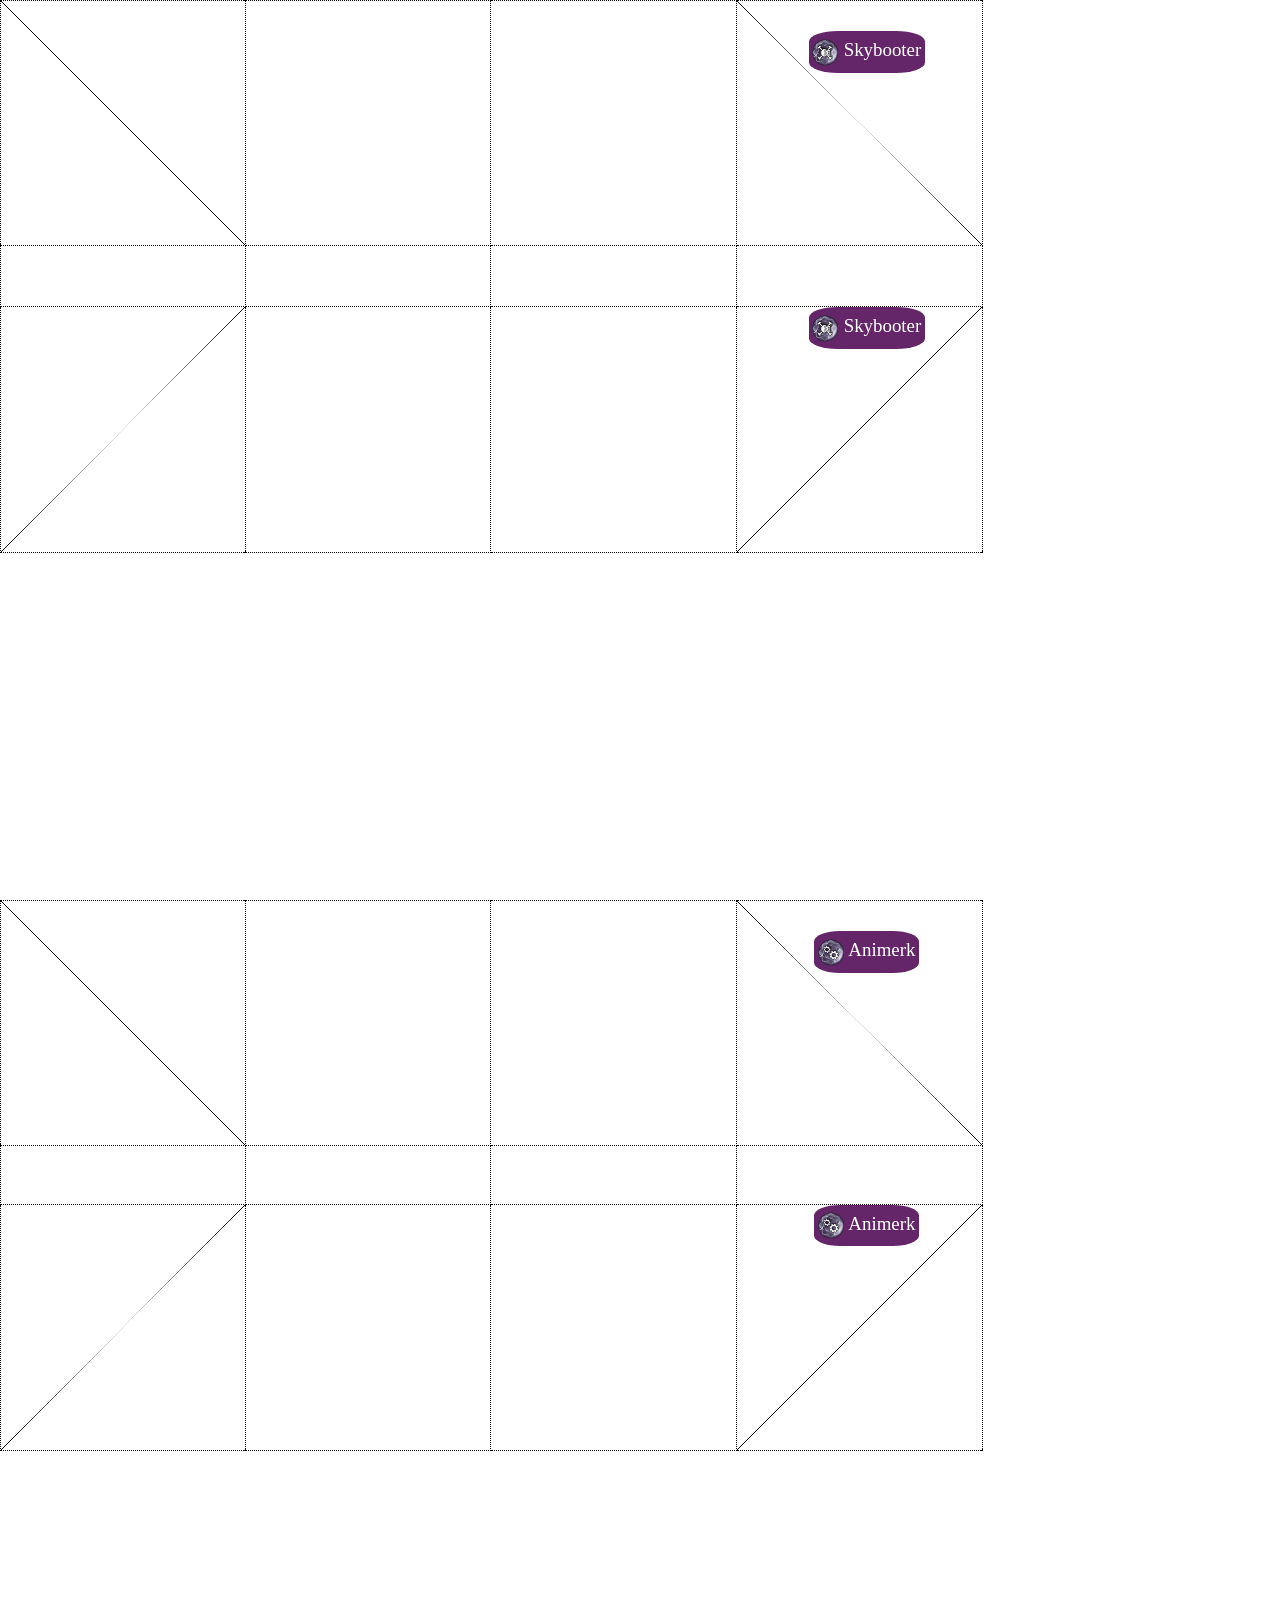
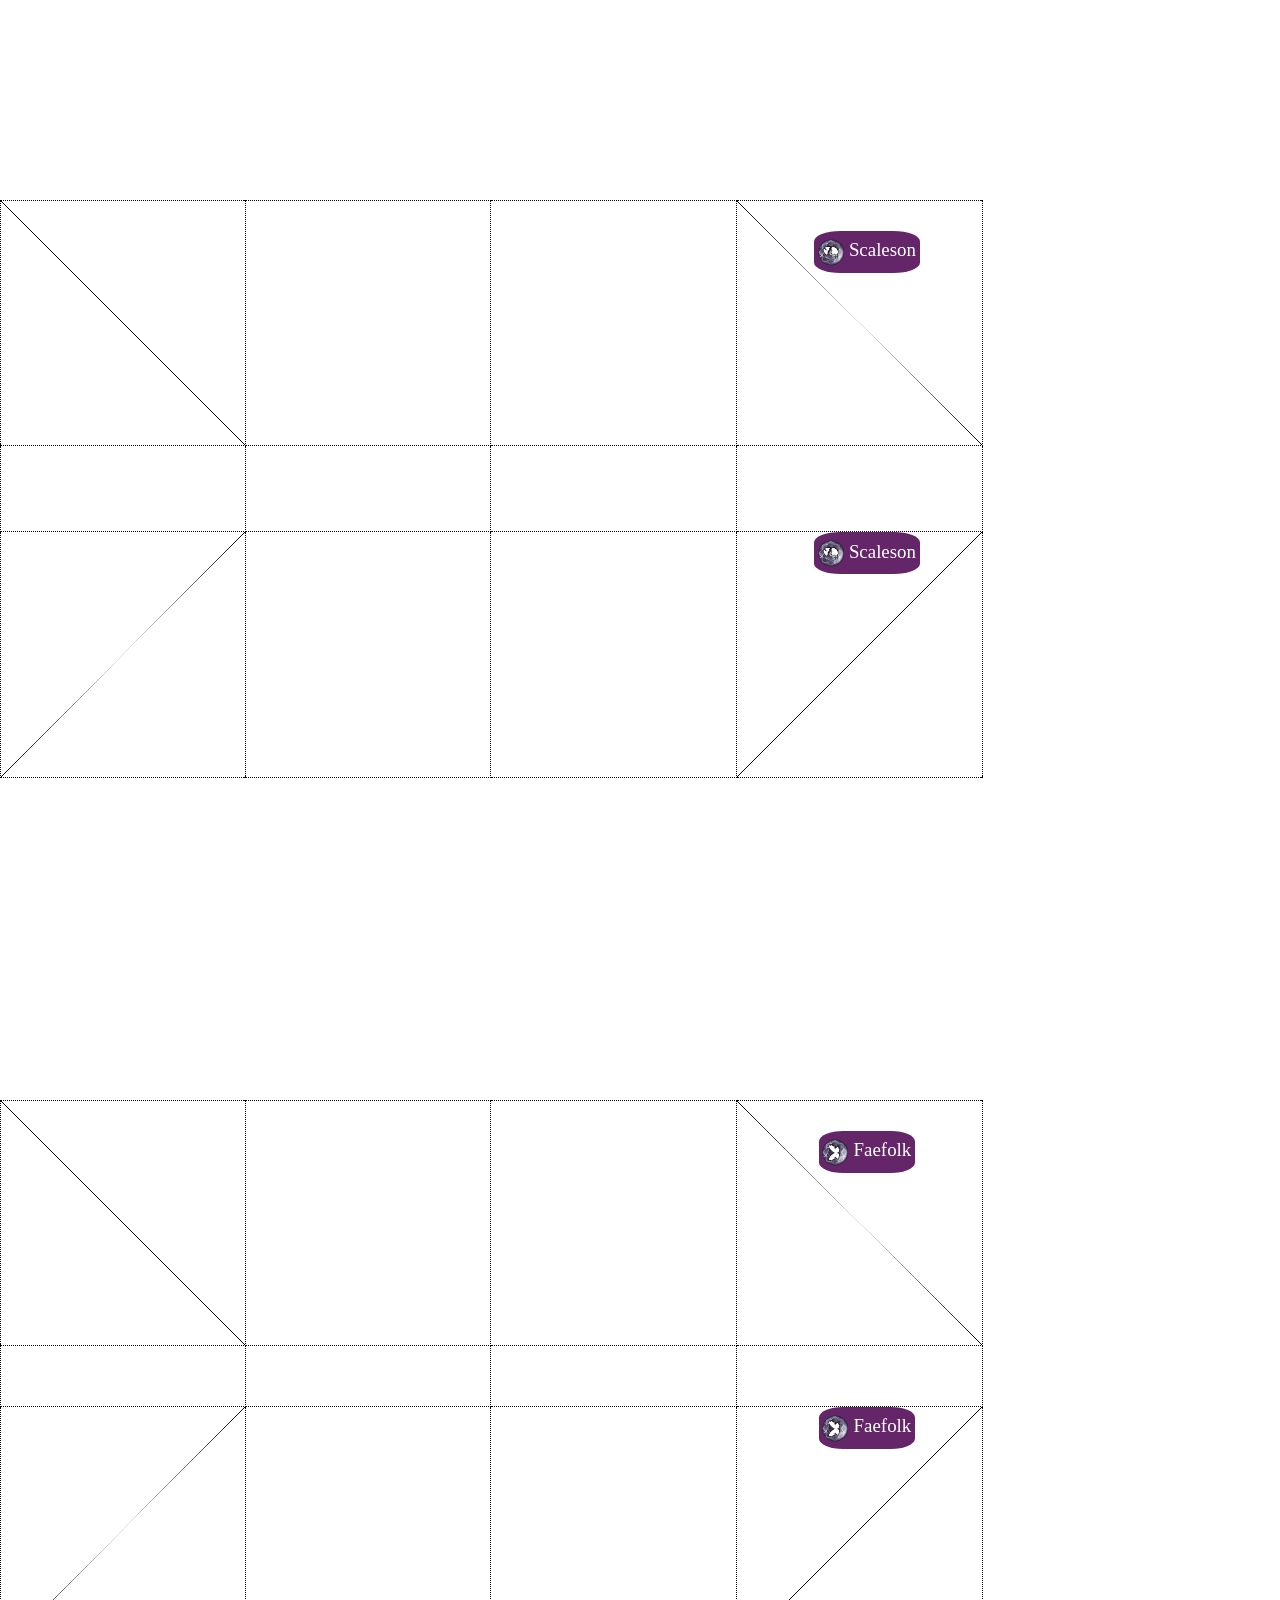
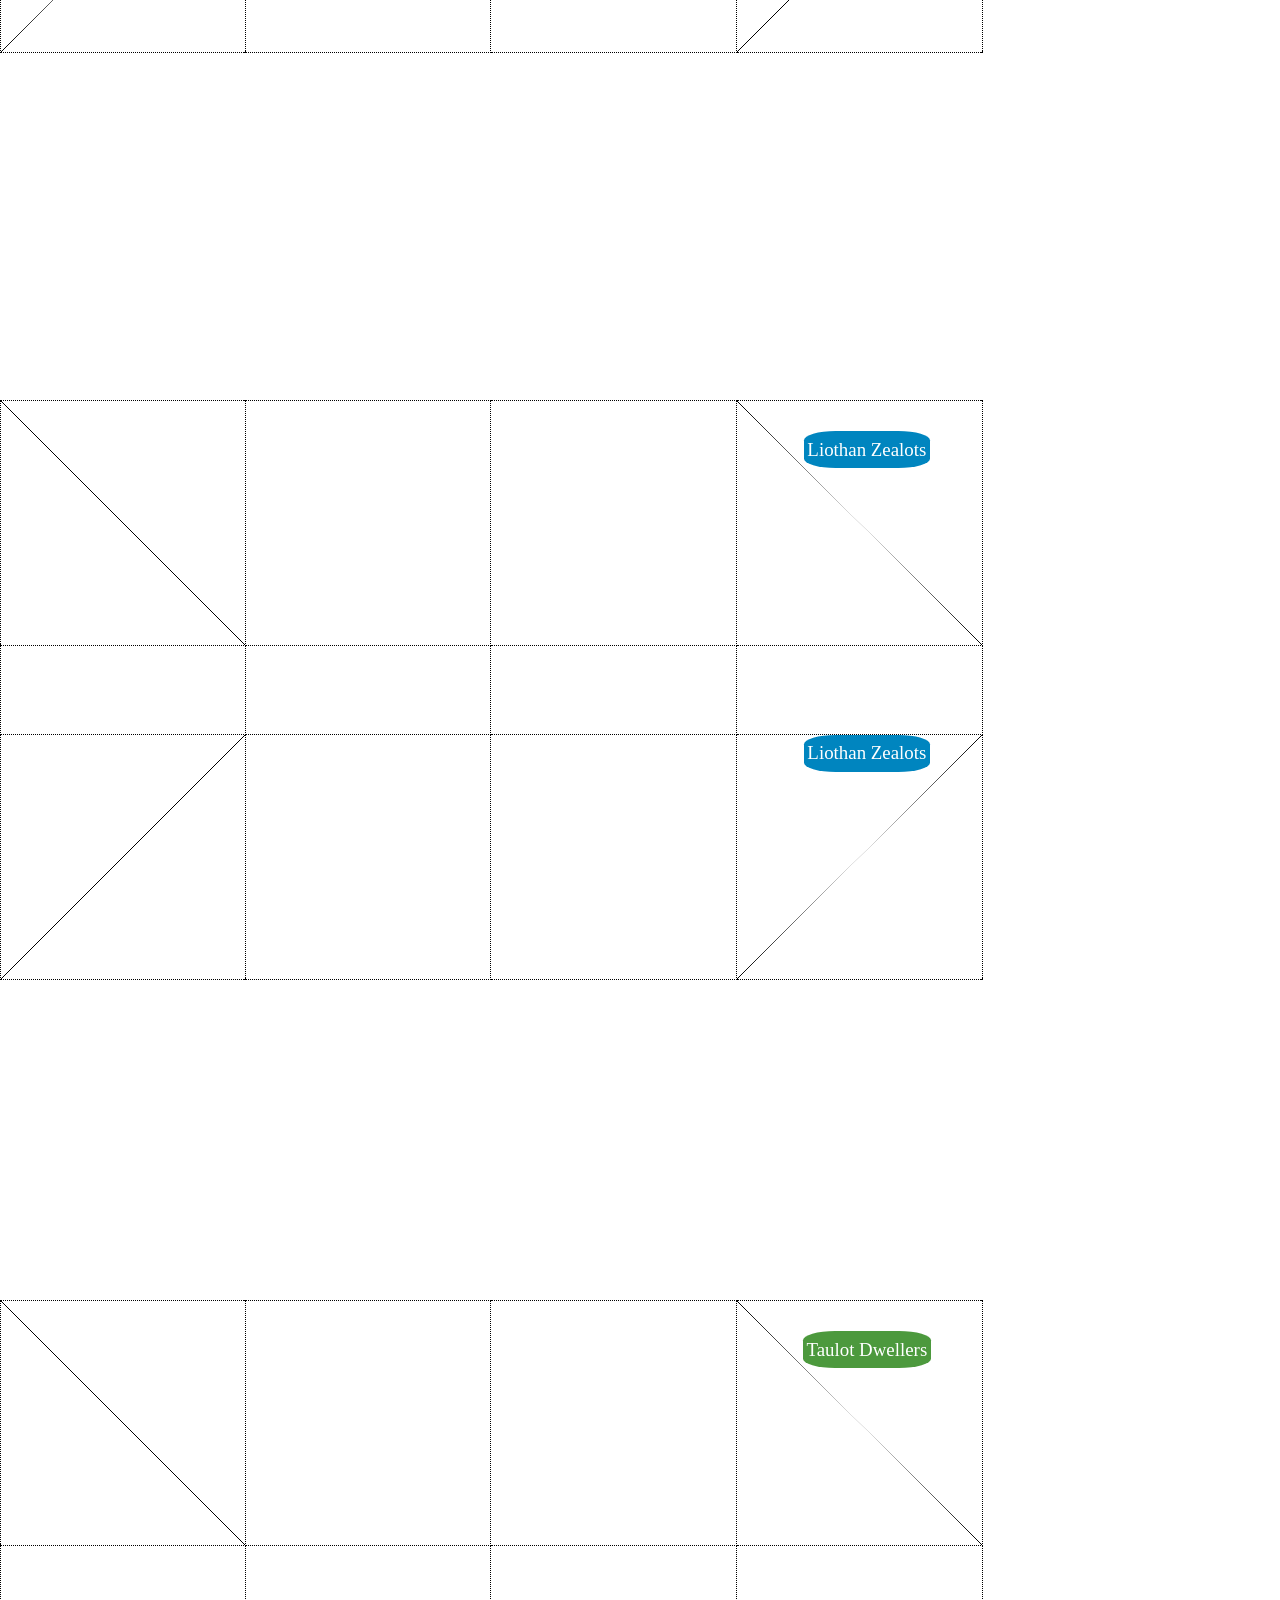
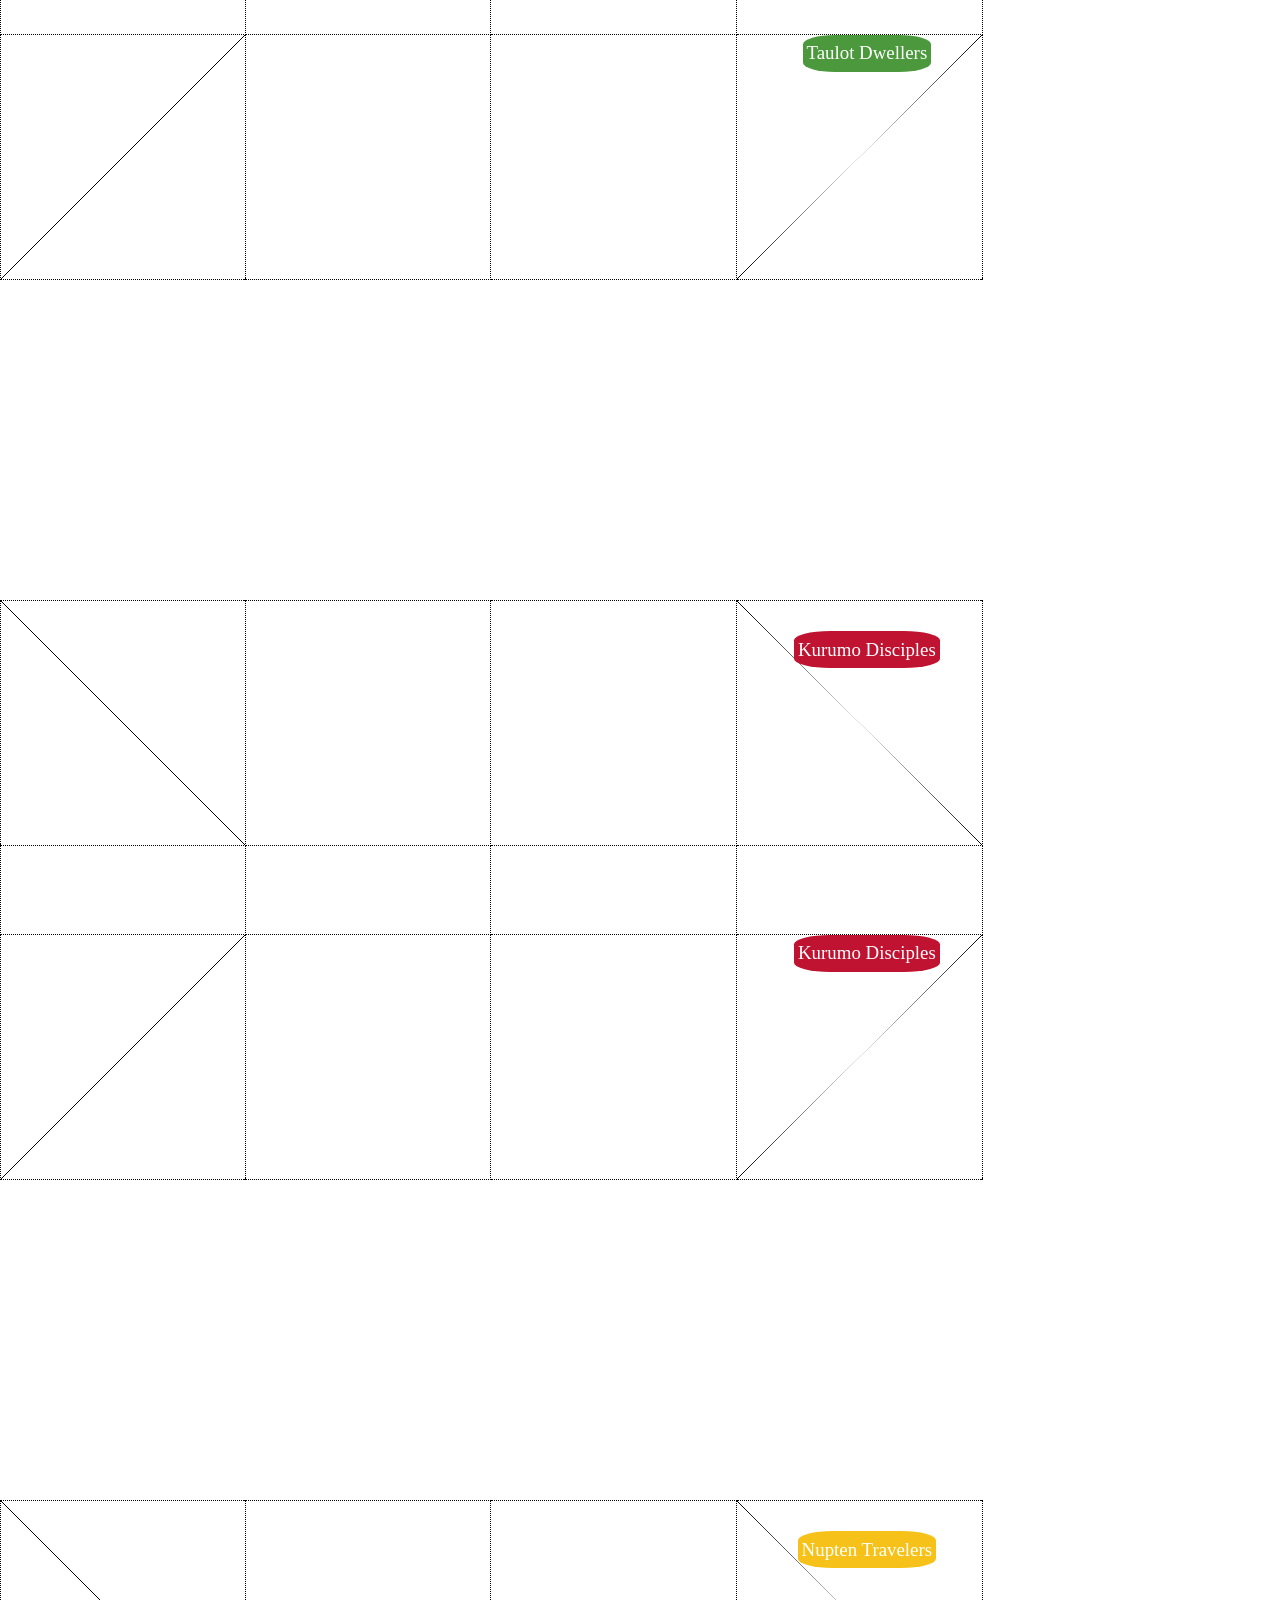
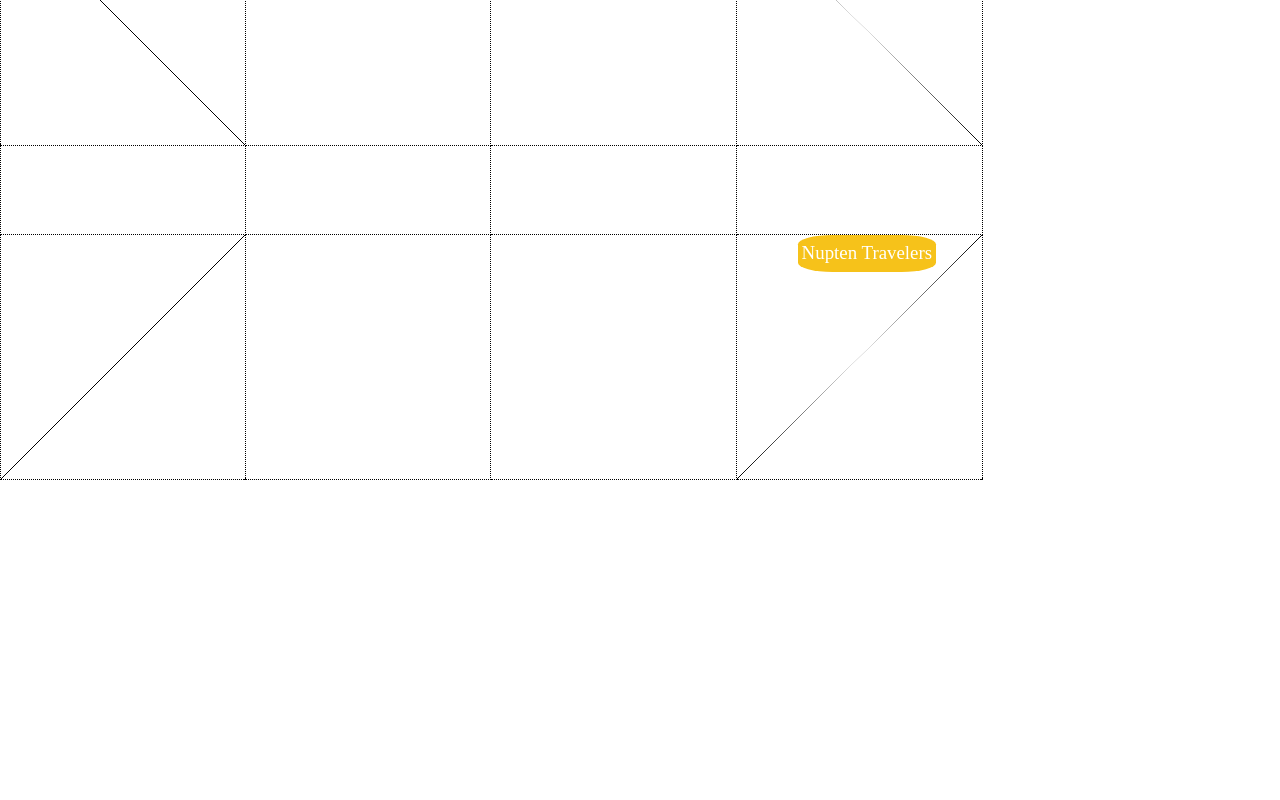
<file: skytear-horde/baggi-pockets-en-03-campaigns.html>
<!DOCTYPE html>
<html>
<head>
  <meta charset='utf-8'>
  <meta http-equiv='X-UA-Compatible' content='IE=edge'>
  <title>Skytear Horde: Campaigns - Baggi Pockets</title>
  <meta name='viewport' content='width=device-width, initial-scale=1'>
  <link rel='stylesheet' type='text/css' href='baggi-pockets-en.css'>
</head>
<body>

  <div class="page deck-horde deck-horde-skybooter">
    <div class="frame">
      <!-- Row 1 -->
      <div class="row-1 col-1 diagonale-top">
        <div class="title">
          <i class="icon"></i>
        </div>
      </div>
      <div class="row-1 col-2">
        <div class="title"></div>
      </div>
      <div class="row-1 col-3">
        <div class="title"></div>
      </div>
      <div class="row-1 col-4 diagonale-top">
        <div class="title">
          <i class="icon"></i>
        </div>
      </div>
      <!-- Row 2 -->
      <div class="row-2 col-1">
        <div class="title"></div>
      </div>
      <div class="row-2 col-2">
        <div class="title"></div>
      </div>
      <div class="row-2 col-3">
        <div class="title"></div>
      </div>
      <div class="row-2 col-4">
        <div class="title"></div>
      </div>
      <!-- Row 3 -->
      <div class="row-3 col-1 diagonale-bottom">
        <div class="title"></div>
      </div>
      <div class="row-3 col-2">
        <div class="title"></div>
      </div>
      <div class="row-3 col-3">
        <div class="title"></div>
      </div>
      <div class="row-3 col-4 diagonale-bottom">
        <div class="title">
          <i class="icon"></i>
        </div>
      </div>
    </div>
  </div>

  <div class="page deck-horde deck-horde-animerk">
    <div class="frame">
      <!-- Row 1 -->
      <div class="row-1 col-1 diagonale-top">
        <div class="title">
          <i class="icon"></i>
        </div>
      </div>
      <div class="row-1 col-2">
        <div class="title"></div>
      </div>
      <div class="row-1 col-3">
        <div class="title"></div>
      </div>
      <div class="row-1 col-4 diagonale-top">
        <div class="title">
          <i class="icon"></i>
        </div>
      </div>
      <!-- Row 2 -->
      <div class="row-2 col-1">
        <div class="title"></div>
      </div>
      <div class="row-2 col-2">
        <div class="title"></div>
      </div>
      <div class="row-2 col-3">
        <div class="title"></div>
      </div>
      <div class="row-2 col-4">
        <div class="title"></div>
      </div>
      <!-- Row 3 -->
      <div class="row-3 col-1 diagonale-bottom">
        <div class="title"></div>
      </div>
      <div class="row-3 col-2">
        <div class="title"></div>
      </div>
      <div class="row-3 col-3">
        <div class="title"></div>
      </div>
      <div class="row-3 col-4 diagonale-bottom">
        <div class="title">
          <i class="icon"></i>
        </div>
      </div>
    </div>
  </div>

  <div class="page deck-horde deck-horde-scaleson">
    <div class="frame">
      <!-- Row 1 -->
      <div class="row-1 col-1 diagonale-top">
        <div class="title">
          <i class="icon"></i>
        </div>
      </div>
      <div class="row-1 col-2">
        <div class="title"></div>
      </div>
      <div class="row-1 col-3">
        <div class="title"></div>
      </div>
      <div class="row-1 col-4 diagonale-top">
        <div class="title">
          <i class="icon"></i>
        </div>
      </div>
      <!-- Row 2 -->
      <div class="row-2 col-1">
        <div class="title"></div>
      </div>
      <div class="row-2 col-2">
        <div class="title"></div>
      </div>
      <div class="row-2 col-3">
        <div class="title"></div>
      </div>
      <div class="row-2 col-4">
        <div class="title"></div>
      </div>
      <!-- Row 3 -->
      <div class="row-3 col-1 diagonale-bottom">
        <div class="title"></div>
      </div>
      <div class="row-3 col-2">
        <div class="title"></div>
      </div>
      <div class="row-3 col-3">
        <div class="title"></div>
      </div>
      <div class="row-3 col-4 diagonale-bottom">
        <div class="title">
          <i class="icon"></i>
        </div>
      </div>
    </div>
  </div>

  <div class="page deck-horde deck-horde-faefolk">
    <div class="frame">
      <!-- Row 1 -->
      <div class="row-1 col-1 diagonale-top">
        <div class="title">
          <i class="icon"></i>
        </div>
      </div>
      <div class="row-1 col-2">
        <div class="title"></div>
      </div>
      <div class="row-1 col-3">
        <div class="title"></div>
      </div>
      <div class="row-1 col-4 diagonale-top">
        <div class="title">
          <i class="icon"></i>
        </div>
      </div>
      <!-- Row 2 -->
      <div class="row-2 col-1">
        <div class="title"></div>
      </div>
      <div class="row-2 col-2">
        <div class="title"></div>
      </div>
      <div class="row-2 col-3">
        <div class="title"></div>
      </div>
      <div class="row-2 col-4">
        <div class="title"></div>
      </div>
      <!-- Row 3 -->
      <div class="row-3 col-1 diagonale-bottom">
        <div class="title"></div>
      </div>
      <div class="row-3 col-2">
        <div class="title"></div>
      </div>
      <div class="row-3 col-3">
        <div class="title"></div>
      </div>
      <div class="row-3 col-4 diagonale-bottom">
        <div class="title">
          <i class="icon"></i>
        </div>
      </div>
    </div>
  </div>

  <div class="page deck-alliance-liothan deck-alliance-liothan-zealots">
    <div class="frame">
      <!-- Row 1 -->
      <div class="row-1 col-1 diagonale-top">
        <div class="title"></div>
      </div>
      <div class="row-1 col-2">
        <div class="title"></div>
      </div>
      <div class="row-1 col-3">
        <div class="title"></div>
      </div>
      <div class="row-1 col-4 diagonale-top">
        <div class="title"></div>
      </div>
      <!-- Row 2 -->
      <div class="row-2 col-1">
        <div class="title"></div>
      </div>
      <div class="row-2 col-2">
        <div class="title"></div>
      </div>
      <div class="row-2 col-3">
        <div class="title"></div>
      </div>
      <div class="row-2 col-4">
        <div class="title"></div>
      </div>
      <!-- Row 3 -->
      <div class="row-3 col-1 diagonale-bottom">
        <div class="title"></div>
      </div>
      <div class="row-3 col-2">
        <div class="title"></div>
      </div>
      <div class="row-3 col-3">
        <div class="title"></div>
      </div>
      <div class="row-3 col-4 diagonale-bottom">
        <div class="title"></div>
      </div>
    </div>
  </div>

  <div class="page deck-alliance-taulot deck-alliance-taulot-dwellers">
    <div class="frame">
      <!-- Row 1 -->
      <div class="row-1 col-1 diagonale-top">
        <div class="title"></div>
      </div>
      <div class="row-1 col-2">
        <div class="title"></div>
      </div>
      <div class="row-1 col-3">
        <div class="title"></div>
      </div>
      <div class="row-1 col-4 diagonale-top">
        <div class="title"></div>
      </div>
      <!-- Row 2 -->
      <div class="row-2 col-1">
        <div class="title"></div>
      </div>
      <div class="row-2 col-2">
        <div class="title"></div>
      </div>
      <div class="row-2 col-3">
        <div class="title"></div>
      </div>
      <div class="row-2 col-4">
        <div class="title"></div>
      </div>
      <!-- Row 3 -->
      <div class="row-3 col-1 diagonale-bottom">
        <div class="title"></div>
      </div>
      <div class="row-3 col-2">
        <div class="title"></div>
      </div>
      <div class="row-3 col-3">
        <div class="title"></div>
      </div>
      <div class="row-3 col-4 diagonale-bottom">
        <div class="title"></div>
      </div>
    </div>
  </div>

  <div class="page deck-alliance-kurumo deck-alliance-kurumo-disciples">
    <div class="frame">
      <!-- Row 1 -->
      <div class="row-1 col-1 diagonale-top">
        <div class="title"></div>
      </div>
      <div class="row-1 col-2">
        <div class="title"></div>
      </div>
      <div class="row-1 col-3">
        <div class="title"></div>
      </div>
      <div class="row-1 col-4 diagonale-top">
        <div class="title"></div>
      </div>
      <!-- Row 2 -->
      <div class="row-2 col-1">
        <div class="title"></div>
      </div>
      <div class="row-2 col-2">
        <div class="title"></div>
      </div>
      <div class="row-2 col-3">
        <div class="title"></div>
      </div>
      <div class="row-2 col-4">
        <div class="title"></div>
      </div>
      <!-- Row 3 -->
      <div class="row-3 col-1 diagonale-bottom">
        <div class="title"></div>
      </div>
      <div class="row-3 col-2">
        <div class="title"></div>
      </div>
      <div class="row-3 col-3">
        <div class="title"></div>
      </div>
      <div class="row-3 col-4 diagonale-bottom">
        <div class="title"></div>
      </div>
    </div>
  </div>

  <div class="page deck-alliance-nupten deck-alliance-nupten-travelers">
    <div class="frame">
      <!-- Row 1 -->
      <div class="row-1 col-1 diagonale-top">
        <div class="title"></div>
      </div>
      <div class="row-1 col-2">
        <div class="title"></div>
      </div>
      <div class="row-1 col-3">
        <div class="title"></div>
      </div>
      <div class="row-1 col-4 diagonale-top">
        <div class="title"></div>
      </div>
      <!-- Row 2 -->
      <div class="row-2 col-1">
        <div class="title"></div>
      </div>
      <div class="row-2 col-2">
        <div class="title"></div>
      </div>
      <div class="row-2 col-3">
        <div class="title"></div>
      </div>
      <div class="row-2 col-4">
        <div class="title"></div>
      </div>
      <!-- Row 3 -->
      <div class="row-3 col-1 diagonale-bottom">
        <div class="title"></div>
      </div>
      <div class="row-3 col-2">
        <div class="title"></div>
      </div>
      <div class="row-3 col-3">
        <div class="title"></div>
      </div>
      <div class="row-3 col-4 diagonale-bottom">
        <div class="title"></div>
      </div>
    </div>
  </div>

</body>
</html>
</file>
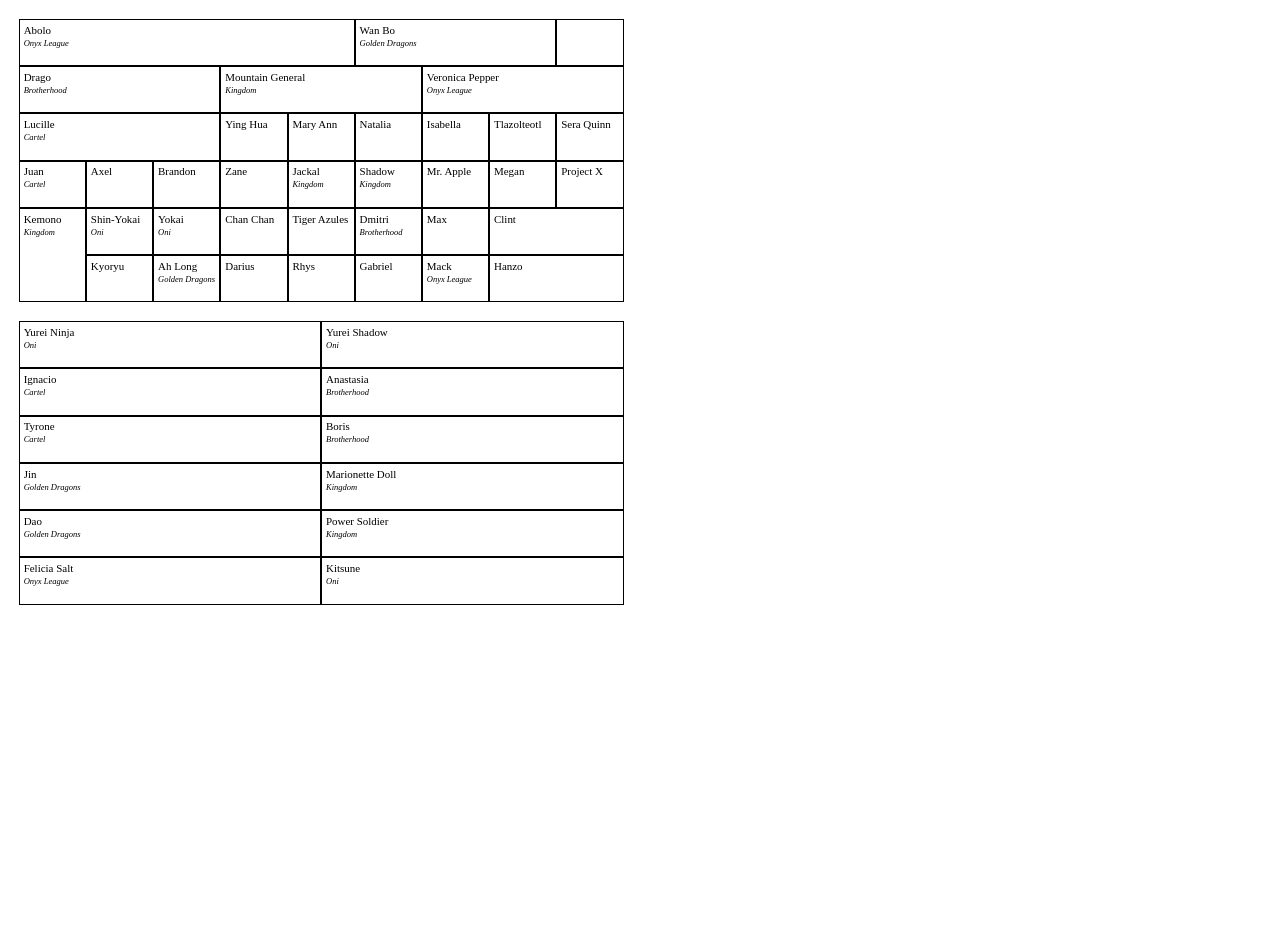
<file: street-masters/tray-guide-sm-i-rotk.html>
<!DOCTYPE html>
<html>
<head>
  <meta charset='utf-8'>
  <meta http-equiv='X-UA-Compatible' content='IE=edge'>
  <title>Street Masters I: Rise of the Kingdom - Tray guide</title>
  <meta name='viewport' content='width=device-width, initial-scale=1'>
  <link rel='stylesheet' type='text/css' href='tray-guide.css'>
</head>
<body class="sm-i-rotk">
    <div class="page">
        <!-- Tray #01: Minions, Bosses, Fighters, Allies/Rivals -->
        <div class="tray tray-01">
            <!-- Row #01 -->
            <div class="onyx-league--abolo">Abolo<br/><span class="faction">Onyx League</span></div>
            <div class="the-golden-dragons--wan-bo">Wan Bo<br/><span class="faction">Golden Dragons</span></div>
            <div class="miniature--filler"></div>
            <!-- Row #02 -->
            <div class="the-brotherhood--drago">Drago<br/><span class="faction">Brotherhood</span></div>
            <div class="the-kingdom--mountain-general">Mountain General<br/><span class="faction">Kingdom</span></div>
            <div class="onyx-league--veronica-pepper">Veronica Pepper<br/><span class="faction">Onyx League</span></div>
            <!-- Row #03 -->
            <div class="the-cartel--lucille">Lucille<br/><span class="faction">Cartel</span></div>
            <div class="fighter--ying-hua">Ying Hua</div>
            <div class="fighter--mary-ann">Mary Ann</div>
            <div class="fighter--natalia">Natalia</div>
            <div class="fighter--isabella">Isabella</div>
            <div class="the-nahualli--tlazolteotl">Tlazolteotl</div>
            <div class="fighter--sera-quinn">Sera Quinn</div>
            <!-- Row #04 -->
            <div class="the-cartel--juan">Juan<br/><span class="faction">Cartel</span></div>
            <div class="fighter--axel">Axel</div>
            <div class="fighter--brandon">Brandon</div>
            <div class="fighter--zane">Zane</div>
            <div class="the-kingdom--jackal">Jackal<br/><span class="faction">Kingdom</span></div>
            <div class="the-kingdom--shadow">Shadow<br/><span class="faction">Kingdom</span></div>
            <div class="fighter--mr-apple">Mr. Apple</div>
            <div class="fighter--megan">Megan</div>
            <div class="fighter--project-x">Project X</div>
            <!-- Row #05 -->
            <div class="the-kingdom--kemono">Kemono<br/><span class="faction">Kingdom</span></div>
            <div class="the-oni--shin-yokai">Shin-Yokai<br/><span class="faction">Oni</span></div>
            <div class="the-oni--yokai">Yokai<br/><span class="faction">Oni</span></div>
            <div class="fighter--chan-chan">Chan Chan</div>
            <div class="fighter--tiger-azules">Tiger Azules</div>
            <div class="the-brotherhood--dmitri">Dmitri<br/><span class="faction">Brotherhood</span></div>
            <div class="fighter--max">Max</div>
            <div class="fighter--clint">Clint	</div>
            <!-- Row #06 -->
            <div class="fighter--kyoryu">Kyoryu</div>
            <div class="the-golden-dragons--ah-long">Ah Long<br/><span class="faction">Golden Dragons</span></div>
            <div class="fighter--darius">Darius</div>
            <div class="fighter--rhys">Rhys</div>
            <div class="fighter--gabriel">Gabriel</div>
            <div class="onyx-league--mack">Mack<br/><span class="faction">Onyx League</span></div>
            <div class="fighter--hanzo">Hanzo</div>
        </div>

        <!-- Tray #02: Minions -->
        <div class="tray tray-02">
            <!-- Row #01 -->
            <div class="the-oni--yurei-ninja">Yurei Ninja<br/><span class="faction">Oni</span></div>
            <div class="the-oni--yurei-shadow">Yurei Shadow<br/><span class="faction">Oni</span></div>
            <!-- Row #02 -->
            <div class="the-cartel--ignacio">Ignacio<br/><span class="faction">Cartel</span></div>
            <div class="the-brotherhood--anastasia">Anastasia<br/><span class="faction">Brotherhood</span></div>
            <!-- Row #03 -->
            <div class="the-cartel--tyrone">Tyrone<br/><span class="faction">Cartel</span></div>
            <div class="the-brotherhood--boris">Boris<br/><span class="faction">Brotherhood</span></div>
            <!-- Row #04 -->
            <div class="the-golden-dragons--jin">Jin<br/><span class="faction">Golden Dragons</span></div>
            <div class="the-kingdom--marionette-doll">Marionette Doll<br/><span class="faction">Kingdom</span></div>
            <!-- Row #05 -->
            <div class="the-golden-dragons--dao">Dao<br/><span class="faction">Golden Dragons</span></div>
            <div class="the-kingdom--power-soldier">Power Soldier<br/><span class="faction">Kingdom</span></div>
            <!-- Row #06 -->
            <div class="onyx-league--felicia-salt">Felicia Salt<br/><span class="faction">Onyx League</span></div>
            <div class="the-oni--kitsune">Kitsune<br/><span class="faction">Oni</span></div>
        </div>
    </div>
</body>
</file>
<file: imperium/baggi-pockets-fr-legends.css>
:root {
  --print-margin: 7mm;
  --line-width: 0.1mm;
  --line-color: #EEEEEE;
}

@media screen {
  :root {
    --line-color: #000000;
  }
}

.deck-arthuriens {
  --dim-width: 67mm;
  --dim-depth: 16mm;
  --title-name: "Arthuriens";
  --title-complexity: "★★★★★";
  --title-name-bg: #8cc24c;
  --title-name-fg: #ffffff;
  --title-complexity-bg: #8cc24c;
  --title-complexity-fg: #ffffff;
}

.deck-atlantes {
  --dim-width: 67mm;
  --dim-depth: 12mm;
  --title-name: "Atlantes";
  --title-complexity: "★★★☆☆";
  --title-name-bg: #68c7f1;
  --title-name-fg: #ffffff;
  --title-complexity-bg: #68c7f1;
  --title-complexity-fg: #ffffff;
}

.deck-egyptiens {
  --dim-width: 67mm;
  --dim-depth: 12mm;
  --title-name: "Egyptiens";
  --title-complexity: "★★★☆☆";
  --title-name-bg: #fbf148;
  --title-name-fg: #000000;
  --title-complexity-bg: #fbf148;
  --title-complexity-fg: #000000;
}

.deck-maurya {
  --dim-width: 67mm;
  --dim-depth: 13mm;
  --title-name: "Maurya";
  --title-complexity: "★★☆☆☆";
  --title-name-bg: #906138;
  --title-name-fg: #ffffff;
  --title-complexity-bg: #906138;
  --title-complexity-fg: #ffffff;
}

.deck-minoens {
  --dim-width: 67mm;
  --dim-depth: 12mm;
  --title-name: "Minoens";
  --title-complexity: "★★★☆☆";
  --title-name-bg: #221f20;
  --title-name-fg: #ffffff;
  --title-complexity-bg: #221f20;
  --title-complexity-fg: #ffffff;
}

.deck-olmeques {
  --dim-width: 67mm;
  --dim-depth: 14mm;
  --title-name: "Olmeques";
  --title-complexity: "★★★★☆";
  --title-name-bg: #86888b;
  --title-name-fg: #ffffff;
  --title-complexity-bg: #86888b;
  --title-complexity-fg: #ffffff;
}

.deck-qin {
  --dim-width: 67mm;
  --dim-depth: 13mm;
  --title-name: "Qin";
  --title-complexity: "★★☆☆☆";
  --title-name-bg: #e887ab;
  --title-name-fg: #ffffff;
  --title-complexity-bg: #e887ab;
  --title-complexity-fg: #ffffff;
}

.deck-utopiens {
  --dim-width: 67mm;
  --dim-depth: 11mm;
  --title-name: "Utopiens";
  --title-complexity: "★★★★★";
  --title-name-bg: #47b6ae;
  --title-name-fg: #ffffff;
  --title-complexity-bg: #47b6ae;
  --title-complexity-fg: #ffffff;
}

.deck-tradition {
  --dim-width: 67mm;
  --dim-depth: 12mm;
  --title-name: "Tradition";
  --title-complexity: "";
  --title-name-bg: #039f3a;
  --title-name-fg: #ffffff;
  --title-complexity-bg: #039f3a;
  --title-complexity-fg: #ffffff;
}

.deck-region {
  --dim-width: 67mm;
  --dim-depth: 8mm;
  --title-name: "Région";
  --title-complexity: "";
  --title-name-bg: #fad000;
  --title-name-fg: #ffffff;
  --title-complexity-bg: #fad000;
  --title-complexity-fg: #ffffff;
}

.deck-renommee {
  --dim-width: 67mm;
  --dim-depth: 14mm;
  --title-name: "Instabilité";
  --title-complexity: "Renommée";
  --title-name-bg: #dd0a13;
  --title-name-fg: #ffffff;
  --title-complexity-bg: #974f98;
  --title-complexity-fg: #ffffff;
}

.deck-vassal {
  --dim-width: 67mm;
  --dim-depth: 7mm;
  --title-name: "Vassal";
  --title-complexity: "";
  --title-name-bg: #026db5;
  --title-name-fg: #ffffff;
  --title-complexity-bg: #026db5;
  --title-complexity-fg: #ffffff;
}

.deck-civilise {
  --dim-width: 67mm;
  --dim-depth: 8mm;
  --title-name: "Civilisé";
  --title-complexity: "";
  --title-name-bg: #aab1b7;
  --title-name-fg: #ffffff;
  --title-complexity-bg: #aab1b7;
  --title-complexity-fg: #ffffff;
}

.frame {
  height: calc(var(--dim-width) * 2 + var(--dim-depth) + 2mm);
  width: calc(var(--dim-width) * 4 + 2mm);
  display: grid;
  grid-template-columns: 1fr 1fr 1fr 1fr;
  grid-template-rows: var(--dim-width) 1fr var(--dim-width);
}

.title {
  display: grid;
  grid-template-columns: auto 4mm auto;
  align-content: center;
  padding: 0 3mm;
}
.title * {
  padding: 0mm 1mm;
  align-content: center;
  font-size: 5mm;
}
.title-name {
  background-color: var(--title-name-bg);
  color: var(--title-name-fg);
}
.title-name::before {
  content: var(--title-name);
  letter-spacing: 5%;
}
.title-separator {
  background-image: linear-gradient(to top left, var(--title-complexity-bg) 50%, var(--title-name-bg) 50%);
}
.title-complexity {
  background-color: var(--title-complexity-bg);
  color: var(--title-complexity-fg);
  text-align: right;
}
.title-complexity::before {
  content: var(--title-complexity);
}

div {
  border-collapse: collapse;
}
.row-1, .row-2, .row-3 {
  border-right: var(--line-width) dotted var(--line-color);
  border-bottom: var(--line-width) dotted var(--line-color);
}
.col-1 {
  border-left: var(--line-width) dotted var(--line-color);
}
.row-1 {
  border-top: var(--line-width) dotted var(--line-color);
}

@media print {
  @page {
    size: a4 landscape;
    margin: var(--print-margin);
  }
}

html, body, .page {
  height: 100%;
  padding: 0;
  margin: 0;
  border: none;
}

.page {
  page-break-after: always;
  break-after: page;
  outline: none;
}

.diagonale-bottom {
  background: linear-gradient(
    to bottom right,
    transparent calc(50% - var(--line-width)),
    var(--line-color),
    transparent calc(50% + var(--line-width))
  );
}

.diagonale-top {
  background: linear-gradient(
    to top right,
    transparent calc(50% - var(--line-width)),
    var(--line-color),
    transparent calc(50% + var(--line-width))
  );
}
</file>
<file: imperium/bot-cards.css>
:root {
  --line-width: 0.1mm;
  --line-color: #EEEEEE;
}

@media screen {
  :root {
    --line-color: #000000;
  }

  .page {
    outline: var(--line-width) solid var(--line-color);
    padding: 1em;
    margin: 5em 1em;
  }
}

@media print {
  @page {
    size: a4 landscape;
    margin: 7mm;
  }

  .page {
    page-break-after: always;
    break-after: page;
  }
}

html, body {
  height: 100%;
  margin: 0;
}

.page {
  display: grid;
  grid: 1fr 1fr / 1fr 1fr;
  gap: 3mm;
  height: 100%;
}

.page:nth-child(2n) {
  direction: rtl;
}

.frame {
  border: var(--line-width) dotted var(--line-color);
  padding: 3mm;
}

img {
  max-height: 100%;
  max-width: 100%;
  object-fit: contain;
}
</file>
<file: imperium/imperium.css>
.icon {
  vertical-align: middle;
  height: 1.2em;
}

.i-header.i-attack {
  content: url(./assets/icon-header-attack.png);
}
.i-header.i-permanent {
  content: url(./assets/icon-header-permanent.png);
}
.i-header.i-trade {
  content: url(./assets/icon-header-trade.png);
}

.i-location.i-accession {
  content: url(./assets/icon-location-accession.png);
}
.i-location.i-chaos {
  content: url(./assets/icon-location-chaos.png);
}
.i-location.i-development {
  content: url(./assets/icon-location-development.png);
}
.i-location.i-inplay {
  content: url(./assets/icon-location-inplay.png);
}
.i-location.i-nation {
  content: url(./assets/icon-location-nation.png);
}
.i-location.i-supply {
  content: url(./assets/icon-location-supply.png);
}

.i-state.i-barbarian {
  content: url(./assets/icon-state-barbarian.png);
}
.i-state.i-empire {
  content: url(./assets/icon-state-empire.png);
}

.i-suit.i-civilised {
  content: url(./assets/icon-suit-civilised.png);
}
.i-suit.i-fame {
  content: url(./assets/icon-suit-fame.png);
}
.i-suit.i-gadget {
  content: url(./assets/icon-suit-gadget.png);
}
.i-suit.i-power {
  content: url(./assets/icon-suit-power.png);
}
.i-suit.i-region {
  content: url(./assets/icon-suit-region.png);
}
.i-suit.i-trade-route {
  content: url(./assets/icon-suit-trade-route.png);
}
.i-suit.i-tributary {
  content: url(./assets/icon-suit-tributary.png);
}
.i-suit.i-uncivilised {
  content: url(./assets/icon-suit-uncivilised.png);
}
.i-suit.i-unrest {
  content: url(./assets/icon-suit-unrest.png);
}

.i-symbol.i-attack {
  content: url(./assets/icon-symbol-attack.png);
}
.i-symbol.i-trade {
  content: url(./assets/icon-symbol-trade.png);
}

.i-token {
  height: 1.6em;
  margin: -0.4mm;
}
.i-token.i-action {
  content: url(./assets/icon-token-action.png);
}
.i-token.i-exhaust {
  content: url(./assets/icon-token-exhaust.png);
}
.i-token.i-goods {
  content: url(./assets/icon-token-goods.png);
}
.i-token.i-people {
  content: url(./assets/icon-token-people.png);
}
.i-token.i-progress {
  content: url(./assets/icon-token-progress.png);
}

.i-type.i-city {
  content: url(./assets/icon-type-city.png);
}
.i-type.i-fertile {
  content: url(./assets/icon-type-fertile.png);
}
.i-type.i-hunt {
  content: url(./assets/icon-type-hunt.png);
}
.i-type.i-knight {
  content: url(./assets/icon-type-knight.png);
}
.i-type.i-mask {
  content: url(./assets/icon-type-mask.png);
}
.i-type.i-merchant {
  content: url(./assets/icon-type-merchant.png);
}
.i-type.i-metropolis {
  content: url(./assets/icon-type-metropolis.png);
}
.i-type.i-miracle {
  content: url(./assets/icon-type-miracle.png);
}
.i-type.i-ocean {
  content: url(./assets/icon-type-ocean.png);
}
.i-type.i-production {
  content: url(./assets/icon-type-production.png);
}
.i-type.i-river {
  content: url(./assets/icon-type-river.png);
}
.i-type.i-scroll {
  content: url(./assets/icon-type-scroll.png);
}
</file>
<file: imperium/errata.css>
@media screen {
  :root {
    --line-color: #000000;
    --line-width: 0.1mm;

    --card-text-bg: #231F20;
    --card-text-fg: #FEFEFE;
  }

  .page {
    margin: 5em 1em;
    outline: var(--line-width) solid var(--line-color);
    padding: 1em;
  }
  .card {
    width: 63mm;
    height: 88mm;
    outline: 1px solid black;
    padding: 5mm 0 10.5mm 0;
  }
}

@media print {
  :root {
    --line-color: #000000;
    --line-width: 0.1mm;

    --card-text-fg: #231F20;
    --card-text-bg: #FFFFFF;
  }

  @page {
    size: a4 landscape;
    margin: 7mm;
  }

  .page {
    page-break-after: always;
    break-after: page;
  }
}

.page {
  display: flex;
  flex-direction: row;
  flex-wrap: wrap;
  gap: 5mm;
}
.card {
  box-sizing: border-box;
  display: flex;
  flex-direction: column;
  text-align: center;
  justify-content: space-between;
  align-items: center;
}
.card-number {
  padding: 4mm;
  font-size: 3.5mm;
}
.card-effect-text {
  box-sizing: border-box;
  width: 53mm;
  background-color: var(--card-text-bg);
  border: var(--line-width) solid var(--card-text-fg);
  border-radius: 1.2mm;
  padding: 1mm 2.3mm 1mm 2.3mm;
  color: var(--card-text-fg);
  font-size: 2.65mm;
  line-height: 3.5mm;
}
.card-effect-text p {
  margin: 0;
}
.card-effect-text em {
  font-size: 92%;
}
</file>
<file: imperium/imperium-legends-baggi-pockets.css>
:root {
  --line-width: 0.1mm;
  --line-color: #EEEEEE;
}

@media screen {
  :root {
    --line-color: #000000;
  }
}

.deck-arthuriens {
  --dim-width: 67mm;
  --dim-depth: 16mm;
  --title-name: "Arthuriens";
  --title-complexity: "★★★★★";
  --title-name-bg: #8cc24c;
  --title-name-fg: #ffffff;
  --title-complexity-bg: #8cc24c;
  --title-complexity-fg: #ffffff;
}

.deck-atlantes {
  --dim-width: 67mm;
  --dim-depth: 12mm;
  --title-name: "Atlantes";
  --title-complexity: "★★★☆☆";
  --title-name-bg: #68c7f1;
  --title-name-fg: #ffffff;
  --title-complexity-bg: #68c7f1;
  --title-complexity-fg: #ffffff;
}

.deck-egyptiens {
  --dim-width: 67mm;
  --dim-depth: 12mm;
  --title-name: "Egyptiens";
  --title-complexity: "★★★☆☆";
  --title-name-bg: #fbf148;
  --title-name-fg: #000000;
  --title-complexity-bg: #fbf148;
  --title-complexity-fg: #000000;
}

.deck-maurya {
  --dim-width: 67mm;
  --dim-depth: 13mm;
  --title-name: "Maurya";
  --title-complexity: "★★☆☆☆";
  --title-name-bg: #906138;
  --title-name-fg: #ffffff;
  --title-complexity-bg: #906138;
  --title-complexity-fg: #ffffff;
}

.deck-minoens {
  --dim-width: 67mm;
  --dim-depth: 12mm;
  --title-name: "Minoens";
  --title-complexity: "★★★☆☆";
  --title-name-bg: #221f20;
  --title-name-fg: #ffffff;
  --title-complexity-bg: #221f20;
  --title-complexity-fg: #ffffff;
}

.deck-olmeques {
  --dim-width: 67mm;
  --dim-depth: 14mm;
  --title-name: "Olmeques";
  --title-complexity: "★★★★☆";
  --title-name-bg: #86888b;
  --title-name-fg: #ffffff;
  --title-complexity-bg: #86888b;
  --title-complexity-fg: #ffffff;
}

.deck-qin {
  --dim-width: 67mm;
  --dim-depth: 13mm;
  --title-name: "Qin";
  --title-complexity: "★★☆☆☆";
  --title-name-bg: #e887ab;
  --title-name-fg: #ffffff;
  --title-complexity-bg: #e887ab;
  --title-complexity-fg: #ffffff;
}

.deck-utopiens {
  --dim-width: 67mm;
  --dim-depth: 11mm;
  --title-name: "Utopiens";
  --title-complexity: "★★★★★";
  --title-name-bg: #47b6ae;
  --title-name-fg: #ffffff;
  --title-complexity-bg: #47b6ae;
  --title-complexity-fg: #ffffff;
}

.deck-tradition {
  --dim-width: 67mm;
  --dim-depth: 12mm;
  --title-name: "Tradition";
  --title-complexity: "";
  --title-name-bg: #039f3a;
  --title-name-fg: #ffffff;
  --title-complexity-bg: #039f3a;
  --title-complexity-fg: #ffffff;
}

.deck-region {
  --dim-width: 67mm;
  --dim-depth: 8mm;
  --title-name: "Région";
  --title-complexity: "";
  --title-name-bg: #fad000;
  --title-name-fg: #ffffff;
  --title-complexity-bg: #fad000;
  --title-complexity-fg: #ffffff;
}

.deck-renommee {
  --dim-width: 67mm;
  --dim-depth: 14mm;
  --title-name: "Instabilité";
  --title-complexity: "Renommée";
  --title-name-bg: #dd0a13;
  --title-name-fg: #ffffff;
  --title-complexity-bg: #974f98;
  --title-complexity-fg: #ffffff;
}

.deck-vassal {
  --dim-width: 67mm;
  --dim-depth: 7mm;
  --title-name: "Vassal";
  --title-complexity: "";
  --title-name-bg: #026db5;
  --title-name-fg: #ffffff;
  --title-complexity-bg: #026db5;
  --title-complexity-fg: #ffffff;
}

.deck-civilise {
  --dim-width: 67mm;
  --dim-depth: 8mm;
  --title-name: "Civilisé";
  --title-complexity: "";
  --title-name-bg: #aab1b7;
  --title-name-fg: #ffffff;
  --title-complexity-bg: #aab1b7;
  --title-complexity-fg: #ffffff;
}

.frame {
  height: calc(var(--dim-width) * 2 + var(--dim-depth) + 2mm);
  width: calc(var(--dim-width) * 4 + 2mm);
  display: grid;
  grid-template-columns: 1fr 1fr 1fr 1fr;
  grid-template-rows: var(--dim-width) 1fr var(--dim-width);
}

.title {
  display: grid;
  grid-template-columns: auto 4mm auto;
  align-content: center;
  padding: 0 3mm;
}
.title * {
  padding: 0mm 1mm;
  align-content: center;
  font-size: 5mm;
}
.title-name {
  background-color: var(--title-name-bg);
  color: var(--title-name-fg);
}
.title-name::before {
  content: var(--title-name);
  letter-spacing: 5%;
}
.title-separator {
  background-image: linear-gradient(to top left, var(--title-complexity-bg) 50%, var(--title-name-bg) 50%);
}
.title-complexity {
  background-color: var(--title-complexity-bg);
  color: var(--title-complexity-fg);
  text-align: right;
}
.title-complexity::before {
  content: var(--title-complexity);
}

div {
  border-collapse: collapse;
}
.row-1, .row-2, .row-3 {
  border-right: var(--line-width) dotted var(--line-color);
  border-bottom: var(--line-width) dotted var(--line-color);
}
.col-1 {
  border-left: var(--line-width) dotted var(--line-color);
}
.row-1 {
  border-top: var(--line-width) dotted var(--line-color);
}
.row-1.col-4 {
  border-bottom: none;
}
.row-2.col-3 {
  border-right: none;
}
.row-2.col-4 {
  border: none;
}

@media print {
  @page {
    size: a4 landscape;
    margin: 0cm;
  }
}

html, body, .page {
  height: 100%;
  padding: 0;
  margin: 0;
  border: none;
}

.page {
  page-break-after: always;
  break-after: page;
  outline: none;
}

.diagonale-bottom {
  background: linear-gradient(
    to bottom right,
    transparent calc(50% - var(--line-width)),
    var(--line-color),
    transparent calc(50% + var(--line-width))
  );
}

.diagonale-top {
  background: linear-gradient(
    to top right,
    transparent calc(50% - var(--line-width)),
    var(--line-color),
    transparent calc(50% + var(--line-width))
  );
}
</file>
<file: imperium/moda-masu.css>
@media print {
  @page {
    size: a4 landscape;
    margin: 7mm;
  }

  .page {
    page-break-after: always;
    break-after: page;
  }
}

body {
  height: 400px;
  width: 400px;
}

.page {
  display: flex;
  flex-direction: row;
  flex-wrap: wrap;
  gap: 5mm;
}
</file>
<file: skytear-horde/baggi-pockets-en.css>
:root {
  --print-margin: 0mm;
  --line-width: 0.1mm;
  --line-color: #DDDDDD;

  --card-thickness: 0.56mm;
  --card-width: 65mm;

  --liothan-bg: #0085BF;
  --liothan-fg: #FFFFFF;

  --taulot-bg: #4C993D;
  --taulot-fg: #FFFFFF;

  --kurumo-bg: #BF1331;
  --kurumo-fg: #FFFFFF;

  --nupten-bg: #F6C21A;
  --nupten-fg: #FFFFFF;

  --horde-bg: #642669;
  --horde-fg: #FFFFFF;
}


.deck-alliance-liothan {
  --deck-color-bg: var(--liothan-bg);
  --deck-color-fg: var(--liothan-fg);
}
.deck-alliance-taulot {
  --deck-color-bg: var(--taulot-bg);
  --deck-color-fg: var(--taulot-fg);
}
.deck-alliance-kurumo {
  --deck-color-bg: var(--kurumo-bg);
  --deck-color-fg: var(--kurumo-fg);
}
.deck-alliance-nupten {
  --deck-color-bg: var(--nupten-bg);
  --deck-color-fg: var(--nupten-fg);
}
.deck-horde {
  --deck-color-bg: var(--horde-bg);
  --deck-color-fg: var(--horde-fg);
}

/** Common **/
.deck-outsiders {
  --card-count: 39;
  --deck-title: "Outsiders";
  --deck-icon-url: url("./assets/00-common-horde-00-common-icon.png");
}

.deck-portals {
  --card-count: 21;
  --deck-title: "Minions / Portals";
  --deck-icon-url: url("./assets/00-common-horde-00-common-icon.png");
}

.deck-scenarios {
  --card-count: 24;
  --deck-title: "Scenarios";
  --deck-icon-url: url("./assets/00-common-horde-00-common-icon.png");
}

/** Core **/
.deck-alliance-liothan-shapeshifters {
  --card-count: 42;
  --deck-title: "Liothan Shapeshifters";
}

.deck-alliance-taulot-followers {
  --card-count: 42;
  --deck-title: "Taulot Followers";
}

.deck-alliance-kurumo-warriors {
  --card-count: 42;
  --deck-title: "Kurumo Warriors";
}

.deck-alliance-nupten-illusionists {
  --card-count: 42;
  --deck-title: "Nupten Illusionists";
}

.deck-horde-renegade {
  --card-count: 20;
  --deck-title: "Renegade";
  --deck-icon-url: url("./assets/01-core-horde-01-renegade-icon.png");
}

.deck-horde-undead {
  --card-count: 24;
  --deck-title: "Undead";
  --deck-icon-url: url("./assets/01-core-horde-02-undead-icon.png");
}

.deck-horde-predator {
  --card-count: 20;
  --deck-title: "Predator";
  --deck-icon-url: url("./assets/01-core-horde-03-predator-icon.png");
}

.deck-horde-nightmare {
  --card-count: 20;
  --deck-title: "Nightmare";
  --deck-icon-url: url("./assets/01-core-horde-04-nightmare-icon.png");
}

/** Monoliths **/
.deck-alliance-liothan-enforcers {
  --card-count: 48;
  --deck-title: "Liothan Enforcers";
}

.deck-alliance-taulot-custodians {
  --card-count: 42;
  --deck-title: "Taulot Custodians";
}

.deck-alliance-kurumo-artificers {
  --card-count: 42;
  --deck-title: "Kurumo Artificers";
}

.deck-alliance-nupten-diviners {
  --card-count: 42;
  --deck-title: "Nupten Diviners";
}

.deck-horde-monoliths {
  --card-count: 29;
  --deck-title: "Monoliths";
  --deck-icon-url: url("./assets/02-monoliths-horde-01-monoliths-icon.png");
}

.deck-horde-sinklings {
  --card-count: 29;
  --deck-title: "Sinklings";
  --deck-icon-url: url("./assets/02-monoliths-horde-02-sinklings-icon.png");
}

.deck-horde-slitherers {
  --card-count: 35;
  --deck-title: "Slitherers";
  --deck-icon-url: url("./assets/02-monoliths-horde-03-slitherers-icon.png");
}

.deck-horde-brood {
  --card-count: 36;
  --deck-title: "Brood";
  --deck-icon-url: url("./assets/02-monoliths-horde-04-brood-icon.png");
}

/** Campaigns **/
.deck-alliance-liothan-zealots {
  --card-count: 42;
  --deck-title: "Liothan Zealots";
}

.deck-alliance-taulot-dwellers {
  --card-count: 42;
  --deck-title: "Taulot Dwellers";
}

.deck-alliance-kurumo-disciples {
  --card-count: 42;
  --deck-title: "Kurumo Disciples";
}

.deck-alliance-nupten-travelers {
  --card-count: 42;
  --deck-title: "Nupten Travelers";
}

.deck-horde-skybooter {
  --card-count: 29;
  --deck-title: "Skybooter";
  --deck-icon-url: url("./assets/03-campaigns-horde-01-skybooter-icon.png");
}

.deck-horde-animerk {
  --card-count: 28;
  --deck-title: "Animerk";
  --deck-icon-url: url("./assets/03-campaigns-horde-02-animerk-icon.png");
}

.deck-horde-scaleson {
  --card-count: 41;
  --deck-title: "Scaleson";
  --deck-icon-url: url("./assets/03-campaigns-horde-03-scaleson-icon.png");
}

.deck-horde-faefolk {
  --card-count: 29;
  --deck-title: "Faefolk";
  --deck-icon-url: url("./assets/03-campaigns-horde-04-faefolk-icon.png");
}

@media screen {
  :root {
    --line-color: #000000;
  }
}

@media print {
  @page {
    size: a4 landscape;
    margin: var(--print-margin);
  }
}

.frame {
  --deck-thickness: calc(var(--card-thickness) * var(--card-count));
  --deck-width: var(--card-width);
  display: grid;
  grid-template-columns: var(--deck-width) var(--deck-width) var(--deck-width) var(--deck-width);
  grid-template-rows: var(--deck-width) var(--deck-thickness) var(--deck-width);
}

div {
  border-collapse: collapse;
}
.row-1, .row-2, .row-3 {
  border-right: var(--line-width) dotted var(--line-color);
  border-bottom: var(--line-width) dotted var(--line-color);
}
.row-1 {
  border-top: var(--line-width) dotted var(--line-color);
}
.col-1 {
  border-left: var(--line-width) dotted var(--line-color);
}
.col-5, .col-6 {
  border: none;
}
.row-4, .row-5 {
  border: none;
}
.row-4 {
  background-color: #BF1331;
  height: 100%;
}
.row-5 {
  background-color: #0085BF;
  border-right: var(--line-width) dotted var(--line-color);
  height: 100%;
}

.row-1.col-4, .row-3.col-4 {
  writing-mode: sideways-lr;
}
.row-1.col-4 {
  text-align: center;
  padding: 8mm 0mm 0mm 4mm;
}
.row-3.col-4 {
  text-align: center;
  padding: 0mm 0mm 8mm 4mm;
}
.row-1.col-4 .title, .row-3.col-4 .title {
  display: inline-block;
  color: var(--deck-color-fg);
  background-color: var(--deck-color-bg);
  font-size: 5mm;
  border-radius: 25%;
  padding: 2mm 1mm;
}
.row-1.col-4 .title::after, .row-3.col-4 .title::after {
  content: var(--deck-title);
}

.deck-horde .row-1.col-4 .title .icon, .deck-horde .row-3.col-4 .title .icon {
  content: var(--deck-icon-url);
  vertical-align: middle;
  height: 1.4em;
  rotate: -90deg;
}

html, body, .page {
  height: 100%;
  padding: 0;
  margin: 0;
  border: none;
}

.page {
  page-break-after: always;
  break-after: page;
  outline: none;
}

.diagonale-bottom {
  background: linear-gradient(
    to bottom right,
    transparent calc(50% - var(--line-width)),
    var(--line-color),
    transparent calc(50% + var(--line-width))
  );
}

.diagonale-top {
  background: linear-gradient(
    to top right,
    transparent calc(50% - var(--line-width)),
    var(--line-color),
    transparent calc(50% + var(--line-width))
  );
}
</file>
<file: street-masters/tray-guide.css>
:root {
  --print-margin: 5mm;

  --line-width: 0.5mm;
  --name-font-size: 2.9mm;
  --faction-font-size: 2.25mm;
  --grid-height: 75mm;
  --grid-width: 160mm;
}

@media print {
  @page {
    size: a4 landscape;
    margin: var(--print-margin);
  }
}

html, body, .page {
  height: 100%;
  margin: 0;
  border: none;
}

.page {
  padding: var(--print-margin);
  page-break-after: always;
  break-after: page;
  outline: none;
  display: flex;
  flex-direction: column;
  row-gap: 5mm;
}

.tray {
    height: var(--grid-height);
    width: var(--grid-width);
    font-size: var(--name-font-size);
    display: grid;
    grid-auto-rows: 1fr;
}
.tray > div {
    border: var(--line-width) solid black;
    padding: 1mm;
    overflow: hidden;
}
.miniature--filler {}

.faction {
    font-style: italic;
    font-size: var(--faction-font-size);
}

/*
  ------------------------------------
  SM I: Rise of the Kingdom - Tray #01
  ------------------------------------
*/
.sm-i-rotk .tray.tray-01 {
    grid-template-columns: repeat(9, 1fr);
}
/** SM I: RotK - Tray #01 - Row #01 **/
.onyx-league--abolo {
    grid-column: span 5;
}
.the-golden-dragons--wan-bo {
    grid-column: span 3;
}
/** SM I: RotK - Tray #01 - Row #02 **/
.the-brotherhood--drago {
    grid-column: span 3;
}
.the-kingdom--mountain-general {
    grid-column: span 3;
}
.onyx-league--veronica-pepper {
    grid-column: span 3;
}
/** SM I: RotK - Tray #01 - Row #03 **/
.the-cartel--lucille {
    grid-column: span 3;
}
.fighter--ying-hua {}
.fighter--mary-ann {}
.fighter--natalia {}
.fighter--isabella {}
.the-nahualli--tlazolteotl {}
.fighter--sera-quinn {}
/** SM I: RotK - Tray #01 - Row #04 **/
.the-cartel--juan {}
.fighter--axel {}
.fighter--brandon {}
.fighter--zane {}
.the-kingdom--jackal {}
.the-kingdom--shadow {}
.fighter--mr-apple {}
.fighter--megan {}
.fighter--project-x {}
/** SM I: RotK - Tray #01 - Row #05 **/
.the-kingdom--kemono {
    grid-row: span 2;
}
.the-oni--shin-yokai {}
.the-oni--yokai {}
.fighter--chan-chan {}
.fighter--tiger-azules {}
.the-brotherhood--dmitri {}
.fighter--max {}
.fighter--clint {
    grid-column: span 2;
}
/** SM I: RotK - Tray #01 - Row #06 **/
.fighter--kyoryu {}
.the-golden-dragons--ah-long {}
.fighter--darius {}
.fighter--rhys {}
.fighter--gabriel {}
.onyx-league--mack {}
.fighter--hanzo {
    grid-column: span 2;
}

/*
  ------------------------------------
  SM I: Rise of the Kingdom - Tray #02
  ------------------------------------
*/
.sm-i-rotk .tray.tray-02 {
    grid-template-columns: repeat(2, 1fr);
}
/** SM I: RotK - Tray #02 - Row #01 **/
/** SM I: RotK - Tray #02 - Row #02 **/
/** SM I: RotK - Tray #02 - Row #03 **/
/** SM I: RotK - Tray #02 - Row #04 **/
/** SM I: RotK - Tray #02 - Row #05 **/
/** SM I: RotK - Tray #02 - Row #06 **/
</file>
